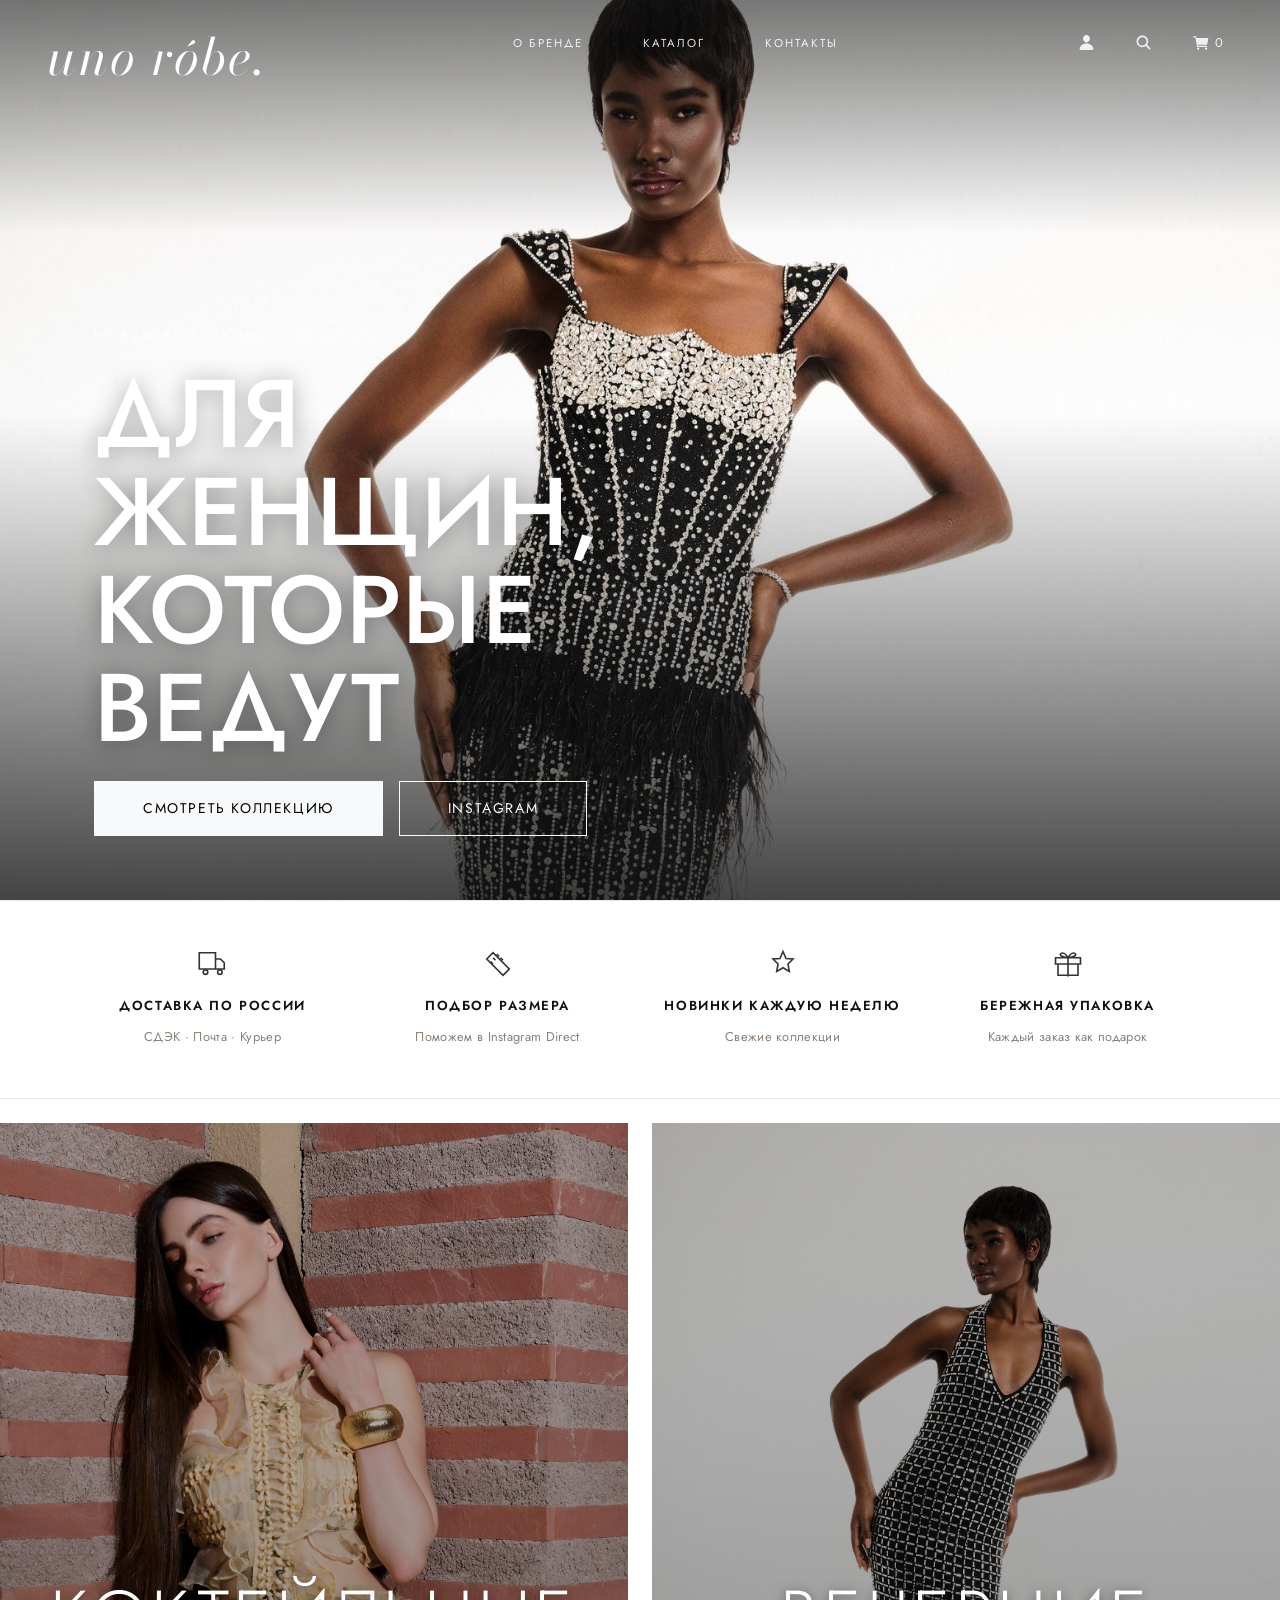
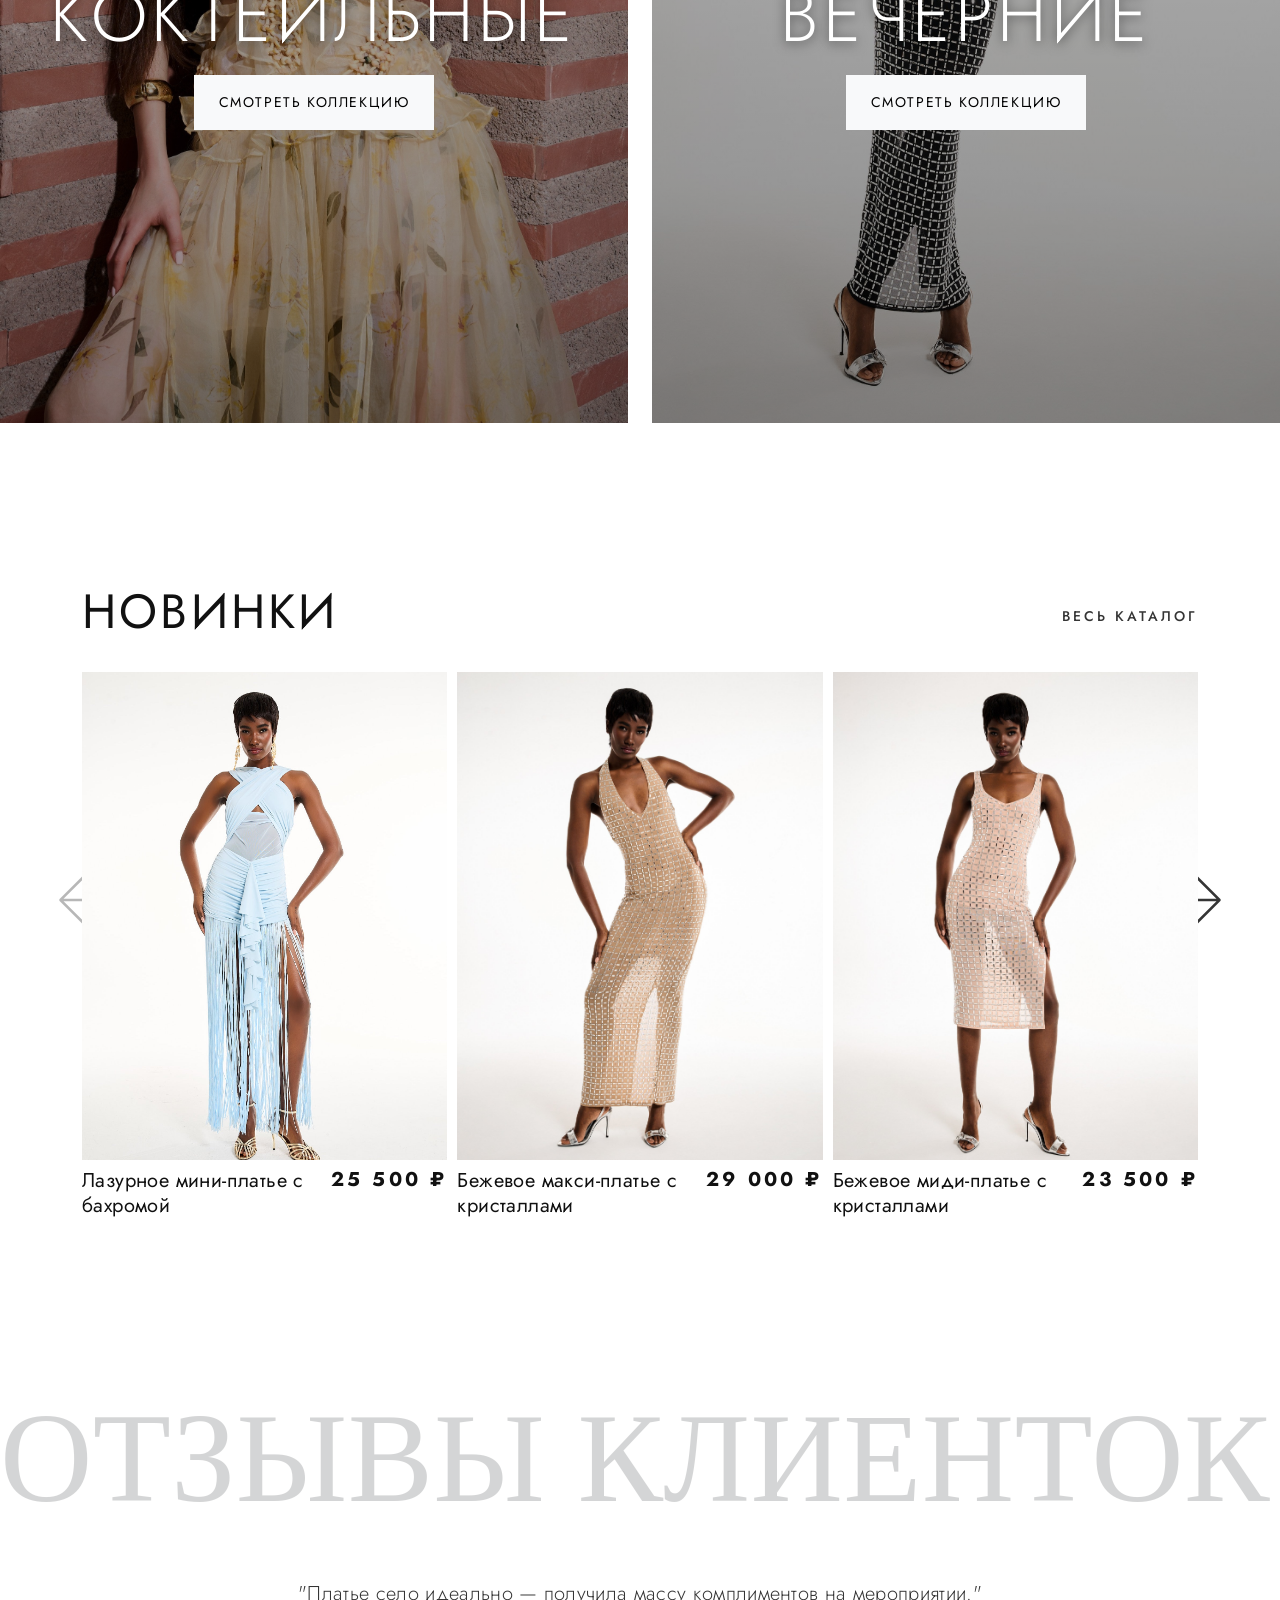
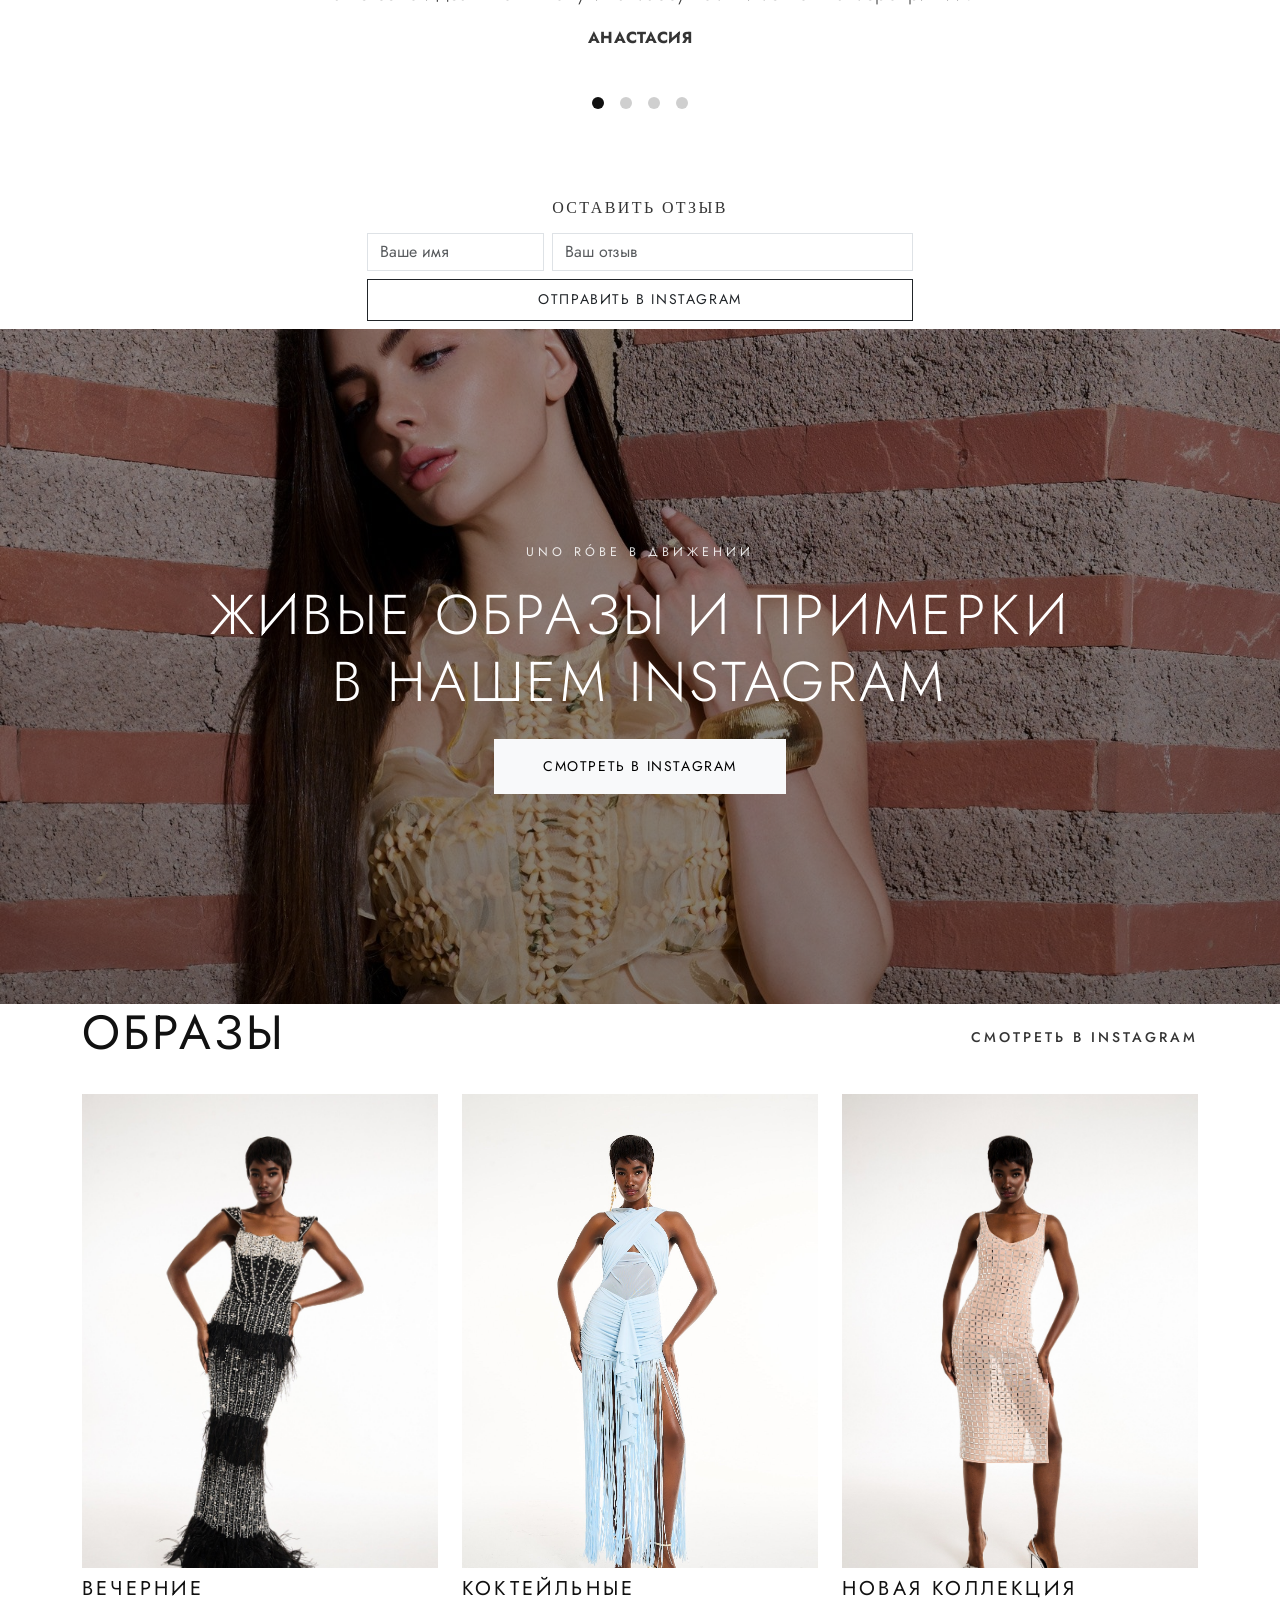
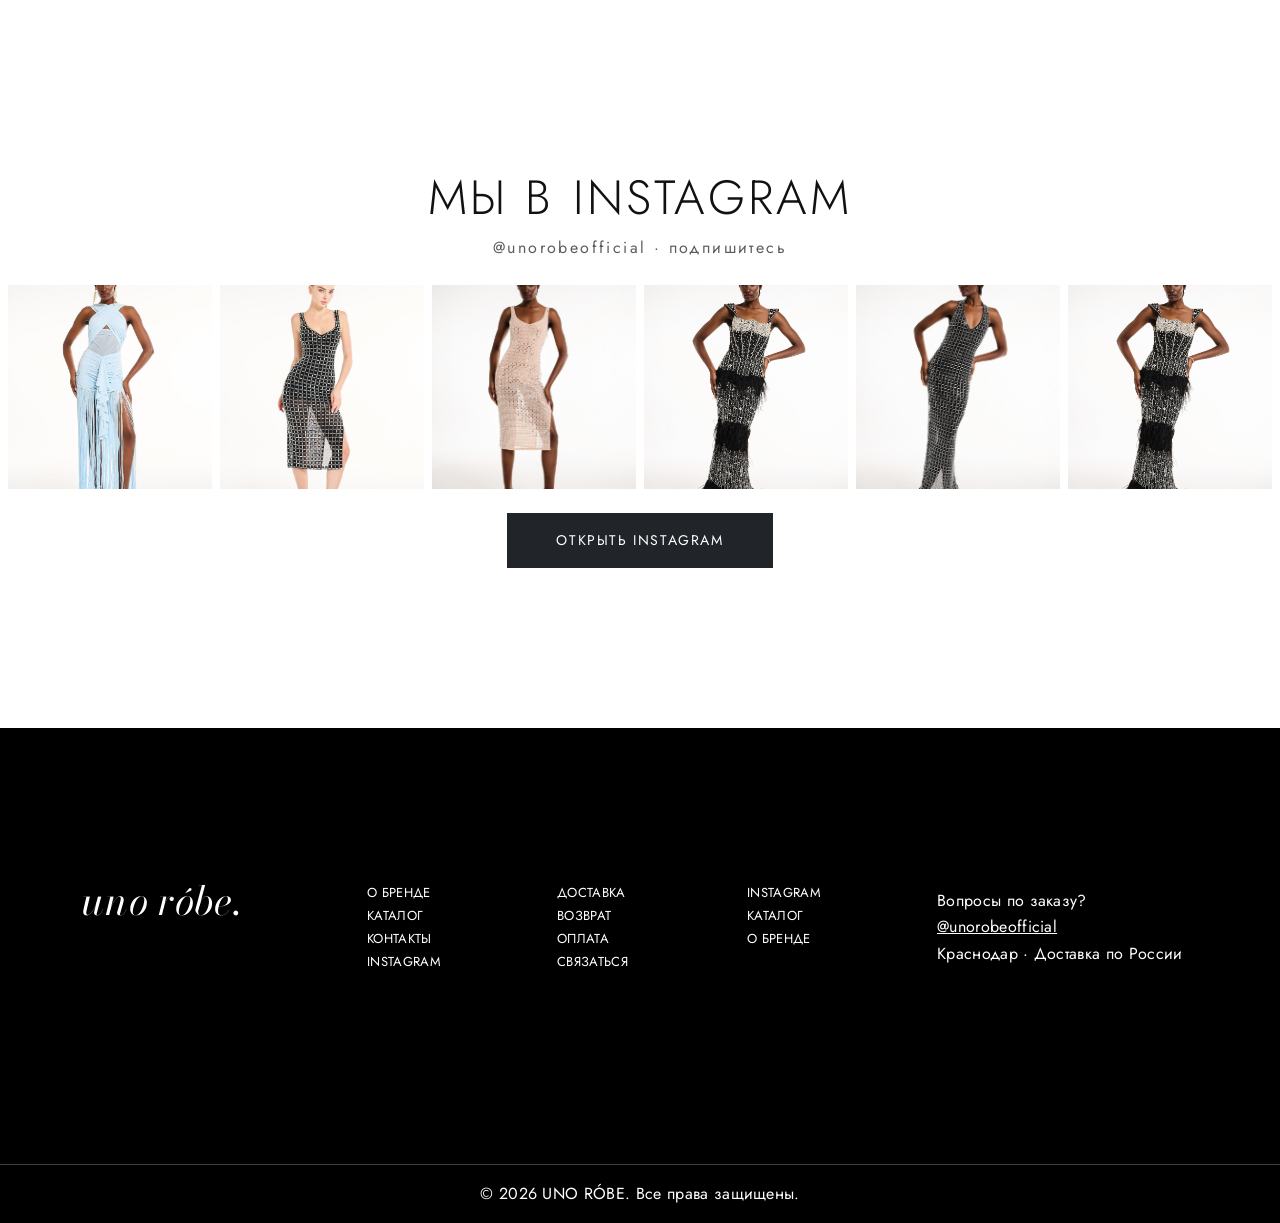
<file: index.html>
<!DOCTYPE html>
<html lang="ru">

<head>
    <title>UNO RÓBE — женская одежда | Краснодар</title>
    <meta charset="utf-8">
    <meta http-equiv="X-UA-Compatible" content="IE=edge">
    <meta name="viewport" content="width=device-width, initial-scale=1.0">
    <meta name="format-detection" content="telephone=no">
    <meta name="apple-mobile-web-app-capable" content="yes">
    <meta name="author" content="">
    <meta name="keywords" content="">
    <meta name="description" content="">

    <!--Bootstrap ================================================== -->
    <link href="https://cdn.jsdelivr.net/npm/bootstrap@5.3.3/dist/css/bootstrap.min.css" rel="stylesheet"
        integrity="sha384-QWTKZyjpPEjISv5WaRU9OFeRpok6YctnYmDr5pNlyT2bRjXh0JMhjY6hW+ALEwIH" crossorigin="anonymous">

    <!--Link Swiper's CSS ================================================== -->
    <link rel="stylesheet" href="https://cdn.jsdelivr.net/npm/swiper@9/swiper-bundle.min.css" />

    <!-- Style Sheet ================================================== -->
    <link rel="stylesheet" href="styles.css">
    <link rel="stylesheet" href="css/unorobe.css">

    <!-- Google Fonts ================================================== -->
    <link rel="preconnect" href="https://fonts.googleapis.com">
    <link rel="preconnect" href="https://fonts.gstatic.com" crossorigin>
    <link
        href="https://fonts.googleapis.com/css2?family=Bodoni+Moda:ital,opsz,wght@0,6..96,400..900;1,6..96,400..900&family=Jost:ital,wght@0,100..900;1,100..900&display=swap"
        rel="stylesheet">
</head>

<body>
    <!-- svg icon -->
    <svg xmlns="http://www.w3.org/2000/svg" style="display: none;">
        <symbol id="arrow-left" viewBox="0 0 256 256">
            <path fill="currentColor"
                d="M220 128a4 4 0 0 1-4 4H49.66l65.17 65.17a4 4 0 0 1-5.66 5.66l-72-72a4 4 0 0 1 0-5.66l72-72a4 4 0 0 1 5.66 5.66L49.66 124H216a4 4 0 0 1 4 4" />
        </symbol>
        <symbol id="arrow-right" viewBox="0 0 256 256">
            <path fill="currentColor"
                d="m218.83 130.83l-72 72a4 4 0 0 1-5.66-5.66L206.34 132H40a4 4 0 0 1 0-8h166.34l-65.17-65.17a4 4 0 0 1 5.66-5.66l72 72a4 4 0 0 1 0 5.66" />
        </symbol>
        <symbol id="man" viewBox="0 0 512 512">
            <path fill="currentColor"
                d="M332.64 64.58C313.18 43.57 286 32 256 32c-30.16 0-57.43 11.5-76.8 32.38c-19.58 21.11-29.12 49.8-26.88 80.78C156.76 206.28 203.27 256 256 256s99.16-49.71 103.67-110.82c2.27-30.7-7.33-59.33-27.03-80.6M432 480H80a31 31 0 0 1-24.2-11.13c-6.5-7.77-9.12-18.38-7.18-29.11C57.06 392.94 83.4 353.61 124.8 326c36.78-24.51 83.37-38 131.2-38s94.42 13.5 131.2 38c41.4 27.6 67.74 66.93 76.18 113.75c1.94 10.73-.68 21.34-7.18 29.11A31 31 0 0 1 432 480" />
        </symbol>
        <symbol id="search" viewBox="0 0 512 512">
            <path fill="currentColor"
                d="M456.69 421.39L362.6 327.3a173.8 173.8 0 0 0 34.84-104.58C397.44 126.38 319.06 48 222.72 48S48 126.38 48 222.72s78.38 174.72 174.72 174.72A173.8 173.8 0 0 0 327.3 362.6l94.09 94.09a25 25 0 0 0 35.3-35.3M97.92 222.72a124.8 124.8 0 1 1 124.8 124.8a124.95 124.95 0 0 1-124.8-124.8" />
        </symbol>
        <symbol id="expand" viewBox="0 0 32 32">
            <path fill="currentColor"
                d="m25.545 23.328l-7.627-7.705l7.616-7.616l1.857 1.857l2.26-8.428l-8.428 2.258l1.836 1.836l-7.603 7.604l-7.513-7.59L9.81 3.695L1.392 1.394l2.215 8.44l1.848-1.83l7.524 7.604l-7.515 7.515l-1.856-1.855l-2.26 8.427l8.43-2.257L7.94 25.6l7.503-7.502l7.614 7.693l-1.867 1.848l8.416 2.3l-2.213-8.438z" />
        </symbol>
        <symbol id="wishlist" viewBox="0 0 512 512">
            <path fill="currentColor"
                d="M256 448a32 32 0 0 1-18-5.57c-78.59-53.35-112.62-89.93-131.39-112.8c-40-48.75-59.15-98.8-58.61-153C48.63 114.52 98.46 64 159.08 64c44.08 0 74.61 24.83 92.39 45.51a6 6 0 0 0 9.06 0C278.31 88.81 308.84 64 352.92 64c60.62 0 110.45 50.52 111.08 112.64c.54 54.21-18.63 104.26-58.61 153c-18.77 22.87-52.8 59.45-131.39 112.8a32 32 0 0 1-18 5.56" />
        </symbol>
        <symbol id="cart" viewBox="0 0 512 512">
            <circle cx="176" cy="416" r="32" fill="currentColor" />
            <circle cx="400" cy="416" r="32" fill="currentColor" />
            <path fill="currentColor"
                d="M456.8 120.78a23.92 23.92 0 0 0-18.56-8.78H133.89l-6.13-34.78A16 16 0 0 0 112 64H48a16 16 0 0 0 0 32h50.58l45.66 258.78A16 16 0 0 0 160 368h256a16 16 0 0 0 0-32H173.42l-5.64-32h241.66A24.07 24.07 0 0 0 433 284.71l28.8-144a24 24 0 0 0-5-19.93" />
        </symbol>
        <symbol id="play" viewBox="0 0 512 512">
            <path fill="currentColor" d="m96 448l320-192L96 64z" />
        </symbol>
        <symbol id="down" viewBox="0 0 24 24">
            <g fill="none" fill-rule="evenodd">
                <path
                    d="M24 0v24H0V0zM12.593 23.258l-.011.002l-.071.035l-.02.004l-.014-.004l-.071-.035q-.016-.005-.024.005l-.004.01l-.017.428l.005.02l.01.013l.104.074l.015.004l.012-.004l.104-.074l.012-.016l.004-.017l-.017-.427q-.004-.016-.017-.018m.265-.113l-.013.002l-.185.093l-.01.01l-.003.011l.018.43l.005.012l.008.007l.201.093q.019.005.029-.008l.004-.014l-.034-.614q-.005-.019-.02-.022m-.715.002a.02.02 0 0 0-.027.006l-.006.014l-.034.614q.001.018.017.024l.015-.002l.201-.093l.01-.008l.004-.011l.017-.43l-.003-.012l-.01-.01z" />
                <path fill="currentColor"
                    d="M13.06 16.06a1.5 1.5 0 0 1-2.12 0l-5.658-5.656a1.5 1.5 0 1 1 2.122-2.121L12 12.879l4.596-4.596a1.5 1.5 0 0 1 2.122 2.12l-5.657 5.658Z" />
            </g>
        </symbol>
    </svg>

    <div class="search-popup">
        <div class="search-popup-container">

            <form role="search" method="get" class="form-group" action="">
                <input type="search" id="search-form" class="form-control border-0 border-bottom"
                    placeholder="Введите запрос и нажмите Enter" value="" name="s" />
                <button type="submit" class="search-submit border-0 position-absolute bg-white"
                    style="top: 15px;right: 15px;"><svg class="search" width="24" height="24">
                        <use xlink:href="#search"></use>
                    </svg></button>
            </form>

            <h5 class="cat-list-title">Категории</h5>

            <ul class="cat-list">
                <li class="cat-list-item mb-3"><a href="shop.html" title="Платья мини">Платья мини</a></li>
                <li class="cat-list-item mb-3"><a href="shop.html" title="Платья миди">Платья миди</a></li>
                <li class="cat-list-item mb-3"><a href="shop.html" title="Платья макси">Платья макси</a></li>
                <li class="cat-list-item mb-3"><a href="shop.html" title="Коктейльные">Коктейльные</a></li>
                <li class="cat-list-item mb-3"><a href="shop.html" title="Вечерние">Вечерние</a></li>
                <li class="cat-list-item mb-3"><a href="shop.html" title="Новинки">Новинки</a></li>
            </ul>

        </div>
    </div>

        <div class="offcanvas offcanvas-end" data-bs-scroll="true" tabindex="-1" id="offcanvasCart"
        aria-labelledby="My Cart">
        <div class="offcanvas-header justify-content-between border-bottom">
            <h5 class="mb-0 text-uppercase secondary-font">Корзина</h5>
            <button type="button" class="btn-close" data-bs-dismiss="offcanvas" aria-label="Close"></button>
        </div>
        <div class="offcanvas-body d-flex flex-column">
            <ul class="list-group list-group-flush mb-3" id="cart-items"></ul>
            <p class="text-muted text-center py-5 my-auto" id="cart-empty">Корзина пуста.<br>Добавьте модели из каталога.</p>
            <div class="mt-auto pt-3 border-top">
                <div class="d-flex justify-content-between align-items-center mb-3">
                    <span class="fw-bold text-uppercase">Итого</span>
                    <strong id="cart-total">0 ₽</strong>
                </div>
                <button class="w-100 btn btn-dark rounded-0 py-3 text-uppercase" id="cart-checkout" type="button">Оформить заказ в Instagram</button>
                <p class="small text-muted mt-3 mb-0">Состав заказа скопируется, а Instagram Direct откроется автоматически — останется вставить и отправить.</p>
            </div>
        </div>
    </div>

    <header class="site-header position-absolute top-0 start-0 w-100" id="siteHeader">
        <nav class="navbar navbar-expand-lg">
            <div class="container-fluid px-4 px-lg-5">
                <a class="navbar-brand brand-wordmark" href="index.html">uno róbe.</a>
                <button class="navbar-toggler shadow-none border-0 p-0" type="button" data-bs-toggle="collapse"
                    data-bs-target="#navbarSupportedContent" aria-controls="navbarSupportedContent"
                    aria-expanded="false" aria-label="Меню">
                    <span class="navbar-toggler-icon"></span>
                </button>
                <div class="collapse navbar-collapse" id="navbarSupportedContent">
                    <ul class="navbar-nav mx-lg-auto mb-2 mb-lg-0 header-menu text-center">
                        <li class="nav-item"><a class="nav-link nav-link-ltr" href="about-us.html">О бренде</a></li>
                        <li class="nav-item"><a class="nav-link nav-link-ltr" href="shop.html">Каталог</a></li>
                        <li class="nav-item"><a class="nav-link nav-link-ltr" href="contact.html">Контакты</a></li>
                    </ul>
                    <ul class="navbar-nav header-icons flex-row align-items-center justify-content-center gap-4">
                        <li class="nav-item"><a class="nav-link d-flex align-items-center" href="https://www.instagram.com/unorobeofficial/" target="_blank" rel="noopener" aria-label="Instagram"><svg class="man" width="17" height="17"><use xlink:href="#man"></use></svg></a></li>
                        <li class="nav-item"><a class="nav-link search-button d-flex align-items-center" href="#" aria-label="Поиск"><svg class="search" width="17" height="17"><use xlink:href="#search"></use></svg></a></li>
                        <li class="nav-item"><a class="nav-link d-flex align-items-center" href="#" data-bs-toggle="offcanvas" data-bs-target="#offcanvasCart" aria-controls="offcanvasCart" aria-label="Корзина"><svg class="cart" width="18" height="18"><use xlink:href="#cart"></use></svg>&nbsp;<span class="cart-count">0</span></a></li>
                    </ul>
                </div>
            </div>
        </nav>
    </header>

    <main id="billboard">
        <div class="hero-full position-relative"
            style="background: linear-gradient(to bottom, rgba(17,17,17,0.55) 0%, rgba(17,17,17,0) 26%, rgba(17,17,17,0) 46%, rgba(17,17,17,0.78) 100%), url('images/hero-main.jpg'); background-size: cover; background-repeat: no-repeat; background-position: center 20%; height: 100vh;">
            <div class="container h-100 position-relative">
                <div class="hero-content position-absolute bottom-0 start-0 pb-5 mb-3 px-3 px-lg-4">
                    <p class="hero-kicker text-white mb-3">Новая коллекция · Краснодар</p>
                    <h1 class="hero-title text-white secondary-font mb-4">Для женщин,<br>которые ведут</h1>
                    <div class="d-flex flex-wrap gap-3">
                        <a href="shop.html" class="btn btn-light rounded-0 px-5 py-3 text-uppercase">Смотреть коллекцию</a>
                        <a href="https://www.instagram.com/unorobeofficial/" target="_blank" rel="noopener" class="btn btn-outline-light rounded-0 px-5 py-3 text-uppercase">Instagram</a>
                    </div>
                </div>
            </div>
        </div>
    </main>

    <section class="usp-band">
        <div class="container">
            <div class="row text-center g-4 py-4 py-lg-5">
                <div class="col-6 col-md-3 usp-item">
                    <svg class="usp-icon" width="30" height="30" viewBox="0 0 24 24" fill="none" stroke="currentColor" stroke-width="1.3"><path d="M1 3h13v13H1z"/><path d="M14 8h4l3 3v5h-7"/><circle cx="6" cy="18.5" r="1.8"/><circle cx="17.5" cy="18.5" r="1.8"/></svg>
                    <div class="usp-title">Доставка по России</div>
                    <div class="usp-sub">СДЭК · Почта · Курьер</div>
                </div>
                <div class="col-6 col-md-3 usp-item">
                    <svg class="usp-icon" width="30" height="30" viewBox="0 0 24 24" fill="none" stroke="currentColor" stroke-width="1.3"><path d="M3 8l5-5 13 13-5 5z"/><path d="M8 7l2 2M11 4l2 2M14 7l2 2M6 10l2 2"/></svg>
                    <div class="usp-title">Подбор размера</div>
                    <div class="usp-sub">Поможем в Instagram Direct</div>
                </div>
                <div class="col-6 col-md-3 usp-item">
                    <svg class="usp-icon" width="30" height="30" viewBox="0 0 24 24" fill="none" stroke="currentColor" stroke-width="1.3"><path d="M12 2l2.4 5.6L20 8l-4 4 1 6-5-3-5 3 1-6-4-4 5.6-.4z"/></svg>
                    <div class="usp-title">Новинки каждую неделю</div>
                    <div class="usp-sub">Свежие коллекции</div>
                </div>
                <div class="col-6 col-md-3 usp-item">
                    <svg class="usp-icon" width="30" height="30" viewBox="0 0 24 24" fill="none" stroke="currentColor" stroke-width="1.3"><path d="M20 12v9H4v-9M2 7h20v5H2zM12 22V7M12 7S9 2 6.5 3.5 9 7 12 7zM12 7s3-5 5.5-3.5S15 7 12 7z"/></svg>
                    <div class="usp-title">Бережная упаковка</div>
                    <div class="usp-sub">Каждый заказ как подарок</div>
                </div>
            </div>
        </div>
    </section>

    <section id="collection">
        <div class="container-fluid">
            <div class="row mt-4">
                <div class="col-lg-6 ps-lg-0">
                    <div class="position-relative img-fluid"
                        style="background: linear-gradient(rgba(0,0,0,0.25), rgba(0,0,0,0.45)), url(images/hero-women.jpg);background-size: cover; background-repeat: no-repeat; background-position: center; height: 100vh;">
                        <div class="text position-absolute text-center m-auto w-100 top-50">
                            <h3 class="display-2 text-white mb-3 secondary-font" style="text-shadow:0 2px 12px rgba(0,0,0,.5);">КОКТЕЙЛЬНЫЕ</h3>
                            <div>
                                <a href="shop.html" class="btn btn-light rounded-0 px-4 py-3">СМОТРЕТЬ КОЛЛЕКЦИЮ</a>
                            </div>
                        </div>
                    </div>
                </div>
                <div class="col-lg-6 pe-lg-0">
                    <div class="position-relative img-fluid"
                        style="background: linear-gradient(rgba(0,0,0,0.25), rgba(0,0,0,0.45)), url(images/hero-evening.jpg);background-size: cover; background-repeat: no-repeat; background-position: center; height: 100vh;">
                        <div class="text position-absolute text-center m-auto w-100 top-50">
                            <h3 class="display-2 text-white mb-3 secondary-font" style="text-shadow:0 2px 12px rgba(0,0,0,.5);">ВЕЧЕРНИЕ</h3>
                            <div>
                                <a href="shop.html" class="btn btn-light rounded-0 px-4 py-3">СМОТРЕТЬ КОЛЛЕКЦИЮ</a>
                            </div>
                        </div>
                    </div>
                </div>
            </div>
        </div>
    </section>

    <section id="new-arrivals" class="position-relative padding-medium">
        <div class="container">
            <div class="d-block d-md-flex justify-content-between align-items-center mb-4">
                <h3 class="display-5 fw-normal secondary-font">НОВИНКИ</h3>
                <div><a href="shop.html" class="btn1">ВЕСЬ КАТАЛОГ</a></div>
            </div>
            <div class="swiper mySwiper">
                <div class="swiper-wrapper" id="home-swiper-wrapper"></div>
                <div class="swiper-pagination new-arrival-pagination position-relative d-block d-lg-none mt-5"></div>
            </div>
            <div class="position-absolute top-50 end-0 translate-middle-y me-5 main-slider-button-next d-lg-block d-none">
                <svg class="arrow" width="80" height="80">
                    <use xlink:href="#arrow-right"></use>
                </svg>
            </div>
            <div
                class="position-absolute top-50 start-0 translate-middle-y ms-5 main-slider-button-prev d-lg-block d-none">
                <svg class="arrow" width="80" height="80">
                    <use xlink:href="#arrow-left"></use>
                </svg>
            </div>
            <!-- <div class="swiper-pagination d-block d-md-none mt-5"></div> -->
        </div>
    </section>

    <section id="review">
        <h3 class="display-1 mb-5 text-muted opacity-25 ">ОТЗЫВЫ КЛИЕНТОК</h3>
        <div class="container">
            <div class="swiper testimonial-Swiper text-center">
                <div class="swiper-wrapper" id="reviews-swiper-wrapper"></div>
                <div class="swiper-pagination testimonial-pagination position-relative mt-5"></div>
            </div>
            <div class="row justify-content-center mt-5 pt-4">
                <div class="col-lg-6">
                    <h4 class="h6 text-uppercase text-center mb-3" style="letter-spacing:.15em;">Оставить отзыв</h4>
                    <form id="public-review-form" class="review-submit-form">
                        <div class="row g-2">
                            <div class="col-md-4">
                                <input type="text" name="author" class="form-control rounded-0" placeholder="Ваше имя" required>
                            </div>
                            <div class="col-md-8">
                                <input type="text" name="text" class="form-control rounded-0" placeholder="Ваш отзыв" required>
                            </div>
                        </div>
                        <button type="submit" class="btn btn-outline-dark rounded-0 w-100 mt-2">Отправить в Instagram</button>
                        <p class="review-form-msg small text-muted text-center mt-2 mb-0"></p>
                    </form>
                </div>
            </div>
        </div>
    </section>

    <section id="video-modish">
        <div class="position-relative d-flex align-items-center justify-content-center text-center"
            style="background: linear-gradient(rgba(0,0,0,0.4), rgba(0,0,0,0.5)), url('images/hero-women.jpg'); background-size: cover; background-repeat: no-repeat; background-position: center 20%; min-height: 75vh;">
            <div class="container py-5">
                <p class="hero-kicker text-white mb-3">UNO RÓBE в движении</p>
                <h3 class="display-4 text-white secondary-font mb-4">Живые образы и примерки<br>в нашем Instagram</h3>
                <a href="https://www.instagram.com/unorobeofficial/" target="_blank" rel="noopener"
                    class="btn btn-light rounded-0 px-5 py-3 text-uppercase">Смотреть в Instagram</a>
            </div>
        </div>
    </section>

    <section class="articles">
        <div class="container">
            <div class="d-block d-md-flex justify-content-between align-items-center mb-4">
                <h3 class="display-5 fw-normal secondary-font">ОБРАЗЫ</h3>
                <div><a href="https://www.instagram.com/unorobeofficial/" class="btn1" target="_blank" rel="noopener">СМОТРЕТЬ В INSTAGRAM</a></div>
            </div>
            <div class="article">
                <div class="row">
                    <div class="col-md-4 mb-3 mb-md-0">
                        <a href="shop.html"><img src="images/products/9221613256963.jpg" class="img-fluid w-100 article-img" alt="Вечернее платье UNO RÓBE"></a>
                        <h5 class="mt-2"><a href="shop.html" class="article-names secondary-font">ВЕЧЕРНИЕ</a></h5>
                    </div>
                    <div class="col-md-4 mb-3 mb-md-0">
                        <a href="shop.html"><img src="images/products/9221207785731.jpg" class="img-fluid w-100 article-img" alt="Коктейльное платье UNO RÓBE"></a>
                        <h5 class="mt-2"><a href="shop.html" class="article-names secondary-font">КОКТЕЙЛЬНЫЕ</a></h5>
                    </div>
                    <div class="col-md-4 mb-3 mb-md-0">
                        <a href="shop.html"><img src="images/products/9221335351555.jpg" class="img-fluid w-100 article-img" alt="Платье UNO RÓBE"></a>
                        <h5 class="mt-2"><a href="shop.html" class="article-names secondary-font">НОВАЯ КОЛЛЕКЦИЯ</a>
                        </h5>
                    </div>
                </div>
            </div>
        </div>
    </section>

        <section id="instagram-feed" class="padding-medium">
        <div class="container text-center mb-4">
            <h3 class="display-5 secondary-font mb-2">Мы в Instagram</h3>
            <a href="https://www.instagram.com/unorobeofficial/" class="text-decoration-none text-muted" target="_blank" rel="noopener" style="letter-spacing:.15em;">@unorobeofficial · подпишитесь</a>
        </div>
        <div class="container-fluid px-2">
            <div class="row g-2">
                <div class="col-4 col-md-2"><a href="https://www.instagram.com/unorobeofficial/" target="_blank" rel="noopener" class="ig-tile"><img src="images/products/9221207785731.jpg" alt="UNO RÓBE" class="w-100"><span class="ig-overlay"><svg width="26" height="26" viewBox="0 0 24 24" fill="#fff"><path d="M12 2c2.7 0 3 0 4.1.06 1 .05 1.7.24 2.3.48.6.24 1.1.56 1.6 1.06s.82 1 1.06 1.6c.24.6.43 1.3.48 2.3.06 1.1.06 1.4.06 4.1s0 3-.06 4.1c-.05 1-.24 1.7-.48 2.3a4.3 4.3 0 0 1-1.06 1.6 4.3 4.3 0 0 1-1.6 1.06c-.6.24-1.3.43-2.3.48-1.1.06-1.4.06-4.1.06s-3 0-4.1-.06c-1-.05-1.7-.24-2.3-.48a4.3 4.3 0 0 1-1.6-1.06 4.3 4.3 0 0 1-1.06-1.6c-.24-.6-.43-1.3-.48-2.3C2 15 2 14.7 2 12s0-3 .06-4.1c.05-1 .24-1.7.48-2.3.24-.6.56-1.1 1.06-1.6s1-.82 1.6-1.06c.6-.24 1.3-.43 2.3-.48C9 2 9.3 2 12 2zm0 5a5 5 0 1 0 0 10 5 5 0 0 0 0-10zm0 8.2a3.2 3.2 0 1 1 0-6.4 3.2 3.2 0 0 1 0 6.4zM17.8 6.9a1.2 1.2 0 1 0 0-2.4 1.2 1.2 0 0 0 0 2.4z"/></svg></span></a></div>
                <div class="col-4 col-md-2"><a href="https://www.instagram.com/unorobeofficial/" target="_blank" rel="noopener" class="ig-tile"><img src="images/products/9221324308739.jpg" alt="UNO RÓBE" class="w-100"><span class="ig-overlay"><svg width="26" height="26" viewBox="0 0 24 24" fill="#fff"><path d="M12 2c2.7 0 3 0 4.1.06 1 .05 1.7.24 2.3.48.6.24 1.1.56 1.6 1.06s.82 1 1.06 1.6c.24.6.43 1.3.48 2.3.06 1.1.06 1.4.06 4.1s0 3-.06 4.1c-.05 1-.24 1.7-.48 2.3a4.3 4.3 0 0 1-1.06 1.6 4.3 4.3 0 0 1-1.6 1.06c-.6.24-1.3.43-2.3.48-1.1.06-1.4.06-4.1.06s-3 0-4.1-.06c-1-.05-1.7-.24-2.3-.48a4.3 4.3 0 0 1-1.6-1.06 4.3 4.3 0 0 1-1.06-1.6c-.24-.6-.43-1.3-.48-2.3C2 15 2 14.7 2 12s0-3 .06-4.1c.05-1 .24-1.7.48-2.3.24-.6.56-1.1 1.06-1.6s1-.82 1.6-1.06c.6-.24 1.3-.43 2.3-.48C9 2 9.3 2 12 2zm0 5a5 5 0 1 0 0 10 5 5 0 0 0 0-10zm0 8.2a3.2 3.2 0 1 1 0-6.4 3.2 3.2 0 0 1 0 6.4zM17.8 6.9a1.2 1.2 0 1 0 0-2.4 1.2 1.2 0 0 0 0 2.4z"/></svg></span></a></div>
                <div class="col-4 col-md-2"><a href="https://www.instagram.com/unorobeofficial/" target="_blank" rel="noopener" class="ig-tile"><img src="images/products/9221335351555.jpg" alt="UNO RÓBE" class="w-100"><span class="ig-overlay"><svg width="26" height="26" viewBox="0 0 24 24" fill="#fff"><path d="M12 2c2.7 0 3 0 4.1.06 1 .05 1.7.24 2.3.48.6.24 1.1.56 1.6 1.06s.82 1 1.06 1.6c.24.6.43 1.3.48 2.3.06 1.1.06 1.4.06 4.1s0 3-.06 4.1c-.05 1-.24 1.7-.48 2.3a4.3 4.3 0 0 1-1.06 1.6 4.3 4.3 0 0 1-1.6 1.06c-.6.24-1.3.43-2.3.48-1.1.06-1.4.06-4.1.06s-3 0-4.1-.06c-1-.05-1.7-.24-2.3-.48a4.3 4.3 0 0 1-1.6-1.06 4.3 4.3 0 0 1-1.06-1.6c-.24-.6-.43-1.3-.48-2.3C2 15 2 14.7 2 12s0-3 .06-4.1c.05-1 .24-1.7.48-2.3.24-.6.56-1.1 1.06-1.6s1-.82 1.6-1.06c.6-.24 1.3-.43 2.3-.48C9 2 9.3 2 12 2zm0 5a5 5 0 1 0 0 10 5 5 0 0 0 0-10zm0 8.2a3.2 3.2 0 1 1 0-6.4 3.2 3.2 0 0 1 0 6.4zM17.8 6.9a1.2 1.2 0 1 0 0-2.4 1.2 1.2 0 0 0 0 2.4z"/></svg></span></a></div>
                <div class="col-4 col-md-2"><a href="https://www.instagram.com/unorobeofficial/" target="_blank" rel="noopener" class="ig-tile"><img src="images/products/9221613256963.jpg" alt="UNO RÓBE" class="w-100"><span class="ig-overlay"><svg width="26" height="26" viewBox="0 0 24 24" fill="#fff"><path d="M12 2c2.7 0 3 0 4.1.06 1 .05 1.7.24 2.3.48.6.24 1.1.56 1.6 1.06s.82 1 1.06 1.6c.24.6.43 1.3.48 2.3.06 1.1.06 1.4.06 4.1s0 3-.06 4.1c-.05 1-.24 1.7-.48 2.3a4.3 4.3 0 0 1-1.06 1.6 4.3 4.3 0 0 1-1.6 1.06c-.6.24-1.3.43-2.3.48-1.1.06-1.4.06-4.1.06s-3 0-4.1-.06c-1-.05-1.7-.24-2.3-.48a4.3 4.3 0 0 1-1.6-1.06 4.3 4.3 0 0 1-1.06-1.6c-.24-.6-.43-1.3-.48-2.3C2 15 2 14.7 2 12s0-3 .06-4.1c.05-1 .24-1.7.48-2.3.24-.6.56-1.1 1.06-1.6s1-.82 1.6-1.06c.6-.24 1.3-.43 2.3-.48C9 2 9.3 2 12 2zm0 5a5 5 0 1 0 0 10 5 5 0 0 0 0-10zm0 8.2a3.2 3.2 0 1 1 0-6.4 3.2 3.2 0 0 1 0 6.4zM17.8 6.9a1.2 1.2 0 1 0 0-2.4 1.2 1.2 0 0 0 0 2.4z"/></svg></span></a></div>
                <div class="col-4 col-md-2"><a href="https://www.instagram.com/unorobeofficial/" target="_blank" rel="noopener" class="ig-tile"><img src="images/hero-evening.jpg" alt="UNO RÓBE" class="w-100"><span class="ig-overlay"><svg width="26" height="26" viewBox="0 0 24 24" fill="#fff"><path d="M12 2c2.7 0 3 0 4.1.06 1 .05 1.7.24 2.3.48.6.24 1.1.56 1.6 1.06s.82 1 1.06 1.6c.24.6.43 1.3.48 2.3.06 1.1.06 1.4.06 4.1s0 3-.06 4.1c-.05 1-.24 1.7-.48 2.3a4.3 4.3 0 0 1-1.06 1.6 4.3 4.3 0 0 1-1.6 1.06c-.6.24-1.3.43-2.3.48-1.1.06-1.4.06-4.1.06s-3 0-4.1-.06c-1-.05-1.7-.24-2.3-.48a4.3 4.3 0 0 1-1.6-1.06 4.3 4.3 0 0 1-1.06-1.6c-.24-.6-.43-1.3-.48-2.3C2 15 2 14.7 2 12s0-3 .06-4.1c.05-1 .24-1.7.48-2.3.24-.6.56-1.1 1.06-1.6s1-.82 1.6-1.06c.6-.24 1.3-.43 2.3-.48C9 2 9.3 2 12 2zm0 5a5 5 0 1 0 0 10 5 5 0 0 0 0-10zm0 8.2a3.2 3.2 0 1 1 0-6.4 3.2 3.2 0 0 1 0 6.4zM17.8 6.9a1.2 1.2 0 1 0 0-2.4 1.2 1.2 0 0 0 0 2.4z"/></svg></span></a></div>
                <div class="col-4 col-md-2"><a href="https://www.instagram.com/unorobeofficial/" target="_blank" rel="noopener" class="ig-tile"><img src="images/hero-main.jpg" alt="UNO RÓBE" class="w-100"><span class="ig-overlay"><svg width="26" height="26" viewBox="0 0 24 24" fill="#fff"><path d="M12 2c2.7 0 3 0 4.1.06 1 .05 1.7.24 2.3.48.6.24 1.1.56 1.6 1.06s.82 1 1.06 1.6c.24.6.43 1.3.48 2.3.06 1.1.06 1.4.06 4.1s0 3-.06 4.1c-.05 1-.24 1.7-.48 2.3a4.3 4.3 0 0 1-1.06 1.6 4.3 4.3 0 0 1-1.6 1.06c-.6.24-1.3.43-2.3.48-1.1.06-1.4.06-4.1.06s-3 0-4.1-.06c-1-.05-1.7-.24-2.3-.48a4.3 4.3 0 0 1-1.6-1.06 4.3 4.3 0 0 1-1.06-1.6c-.24-.6-.43-1.3-.48-2.3C2 15 2 14.7 2 12s0-3 .06-4.1c.05-1 .24-1.7.48-2.3.24-.6.56-1.1 1.06-1.6s1-.82 1.6-1.06c.6-.24 1.3-.43 2.3-.48C9 2 9.3 2 12 2zm0 5a5 5 0 1 0 0 10 5 5 0 0 0 0-10zm0 8.2a3.2 3.2 0 1 1 0-6.4 3.2 3.2 0 0 1 0 6.4zM17.8 6.9a1.2 1.2 0 1 0 0-2.4 1.2 1.2 0 0 0 0 2.4z"/></svg></span></a></div>
            </div>
        </div>
        <div class="container text-center mt-4">
            <a href="https://www.instagram.com/unorobeofficial/" class="btn btn-dark rounded-0 px-5 py-3 text-uppercase" target="_blank" rel="noopener">Открыть Instagram</a>
        </div>
    </section>

    <section id="footer" class="bg-black text-white">
        <div class="container padding-medium">
            <div class="row">
                <div class="col-md-6 col-lg-3 mb-3 mb-lg-0">
                    <div class="logo"><a href="index.html" class="brand-wordmark-footer">uno róbe.</a></div>
                </div>
                <div class="col-md-6 col-lg-2 mb-3 mb-lg-0">
                    <nav>
                        <ul class="list-unstyled">
                            <li class="nav-item mb-2"><a class="nav-link nav-link-ltr" href="about-us.html">О БРЕНДЕ</a></li>
                            <li class="nav-item mb-2"><a class="nav-link nav-link-ltr" href="shop.html">КАТАЛОГ</a></li>
                            <li class="nav-item mb-2"><a class="nav-link nav-link-ltr" href="contact.html">КОНТАКТЫ</a></li>
                            <li class="nav-item mb-2"><a class="nav-link nav-link-ltr" href="https://www.instagram.com/unorobeofficial/" target="_blank" rel="noopener">INSTAGRAM</a></li>
                        </ul>
                    </nav>
                </div>
                <div class="col-md-6 col-lg-2 mb-3 mb-lg-0">
                    <nav>
                        <ul class="list-unstyled">
                            <li class="nav-item mb-2"><a class="nav-link nav-link-ltr" href="#">ДОСТАВКА</a></li>
                            <li class="nav-item mb-2"><a class="nav-link nav-link-ltr" href="#">ВОЗВРАТ</a></li>
                            <li class="nav-item mb-2"><a class="nav-link nav-link-ltr" href="#">ОПЛАТА</a></li>
                            <li class="nav-item mb-2"><a class="nav-link nav-link-ltr" href="contact.html">СВЯЗАТЬСЯ</a></li>
                        </ul>
                    </nav>
                </div>
                <div class="col-md-6 col-lg-2 mb-3 mb-lg-0">
                    <nav>
                        <ul class="list-unstyled">
                            <li class="nav-item mb-2"><a class="nav-link nav-link-ltr" href="https://www.instagram.com/unorobeofficial/" target="_blank" rel="noopener">INSTAGRAM</a></li>
                            <li class="nav-item mb-2"><a class="nav-link nav-link-ltr" href="shop.html">КАТАЛОГ</a></li>
                            <li class="nav-item mb-2"><a class="nav-link nav-link-ltr" href="about-us.html">О БРЕНДЕ</a></li>
                        </ul>
                    </nav>
                </div>
                <div class="col-md-6 col-lg-3 mb-3 mb-lg-0">
                    Вопросы по заказу?<br>
                    <a href="https://www.instagram.com/unorobeofficial/" class="text-decoration-underline text-white" target="_blank" rel="noopener">@unorobeofficial</a> <br>
                    Краснодар · Доставка по России
                </div>
            </div>
        </div>
        <hr>
        <div class="copyright text-center">
            <p class="m-0 pb-3">© 2026 UNO RÓBE. Все права защищены.</p>
        </div>
    </section>

    <!-- Video Popup -->
    <div class="modal fade" id="myModal" tabindex="-1" role="dialog" aria-labelledby="exampleModalLabel"
        aria-hidden="true">
        <div class="modal-dialog" role="document">
            <div class="modal-content">
                <div class="modal-body">
                    <button type="button" class="btn-close" data-bs-dismiss="modal" aria-label="Close"><svg class="bi"
                            width="40" height="40">
                            <use xlink:href="#close-sharp"></use>
                        </svg></button>
                    <div class="ratio ratio-16x9">
                        <iframe class="embed-responsive-item" src="" id="video" allowscriptaccess="always"
                            allow="autoplay"></iframe>
                    </div>
                </div>
            </div>
        </div>
    </div>

    <!-- Script -->
    <script src="js/jquery-1.11.0.min.js"></script>
    <script src="https://cdn.jsdelivr.net/npm/bootstrap@5.3.3/dist/js/bootstrap.bundle.min.js"
        integrity="sha384-YvpcrYf0tY3lHB60NNkmXc5s9fDVZLESaAA55NDzOxhy9GkcIdslK1eN7N6jIeHz"
        crossorigin="anonymous"></script>
    <script src="https://cdn.jsdelivr.net/npm/swiper/swiper-bundle.min.js"></script>
    <script type="text/javascript" src="js/plugins.js"></script>

    <script src="js/config.js?v=6"></script>
    <script src="js/supabase-api.js?v=6"></script>
    <script src="js/data-api.js?v=6"></script>
    <script src="js/unorobe.js?v=6"></script>
    <script type="text/javascript" src="js/script.js"></script>

</body>

</html>
</file>
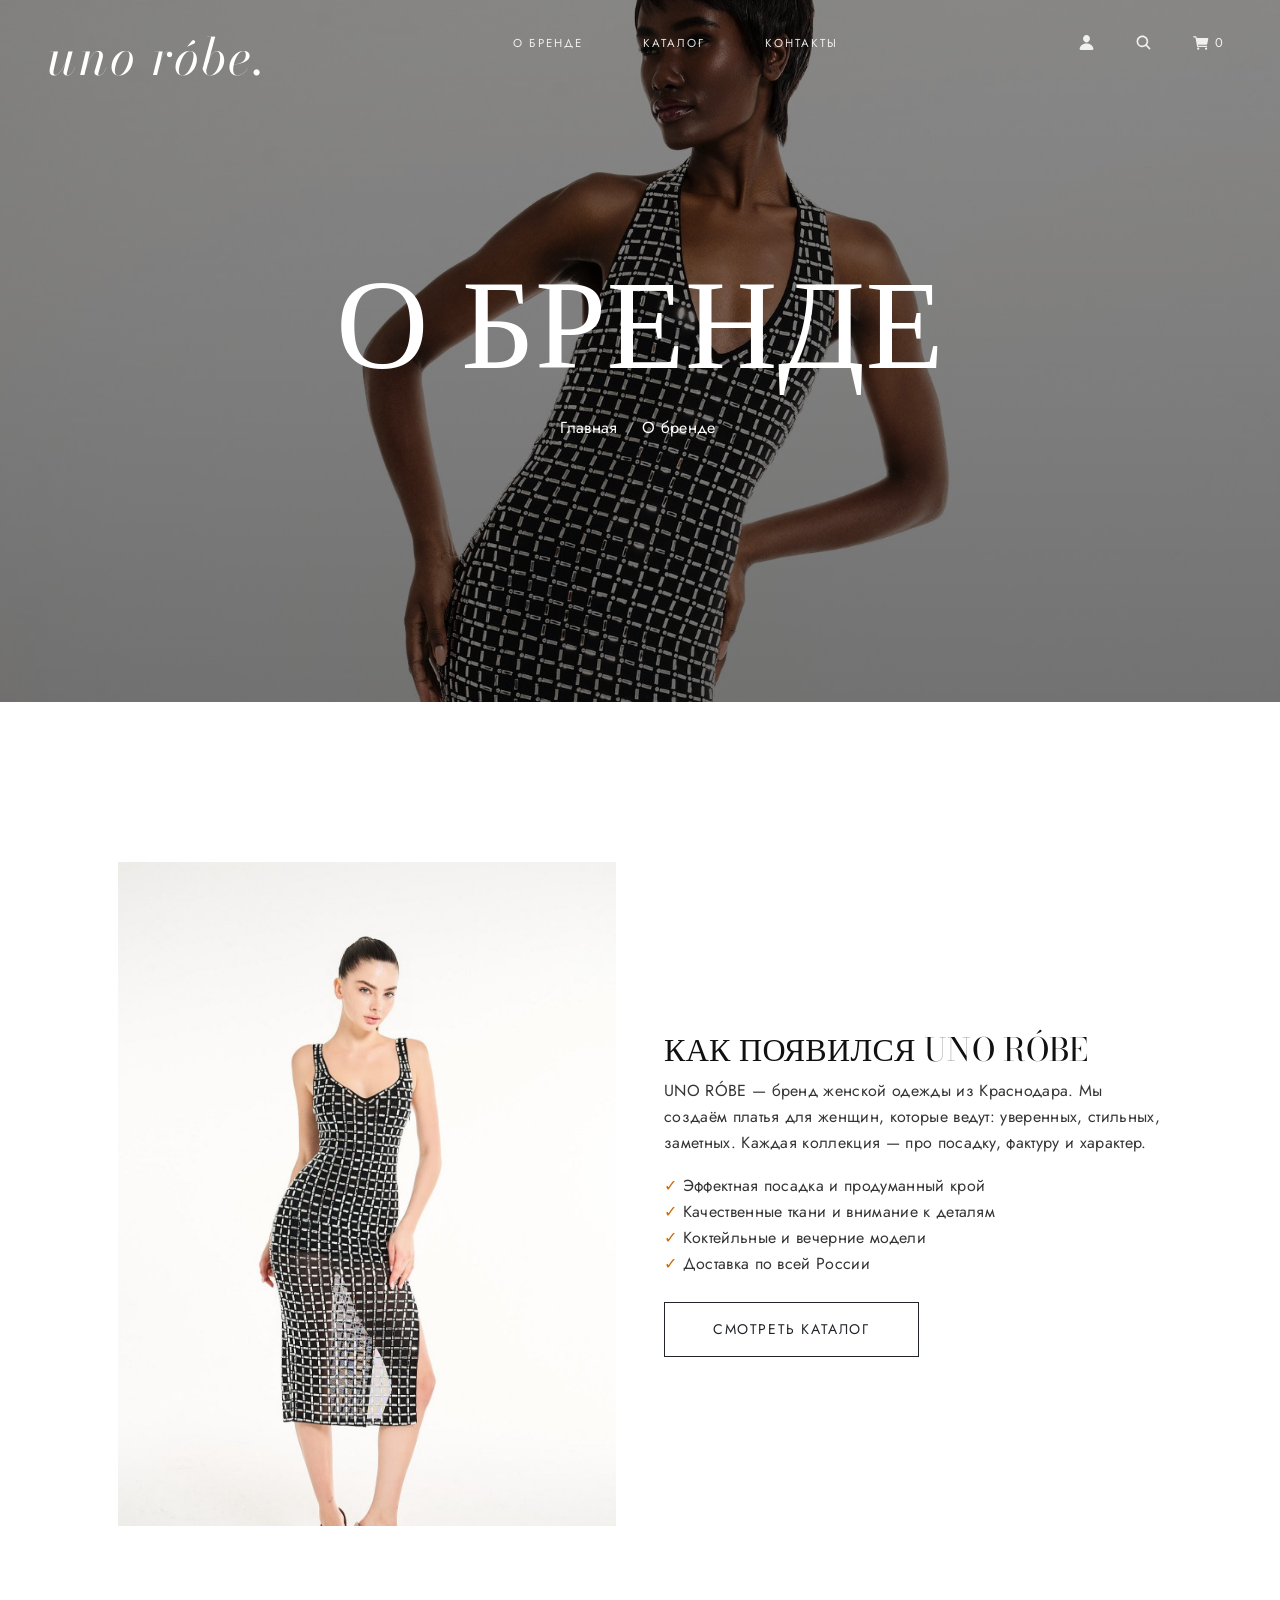
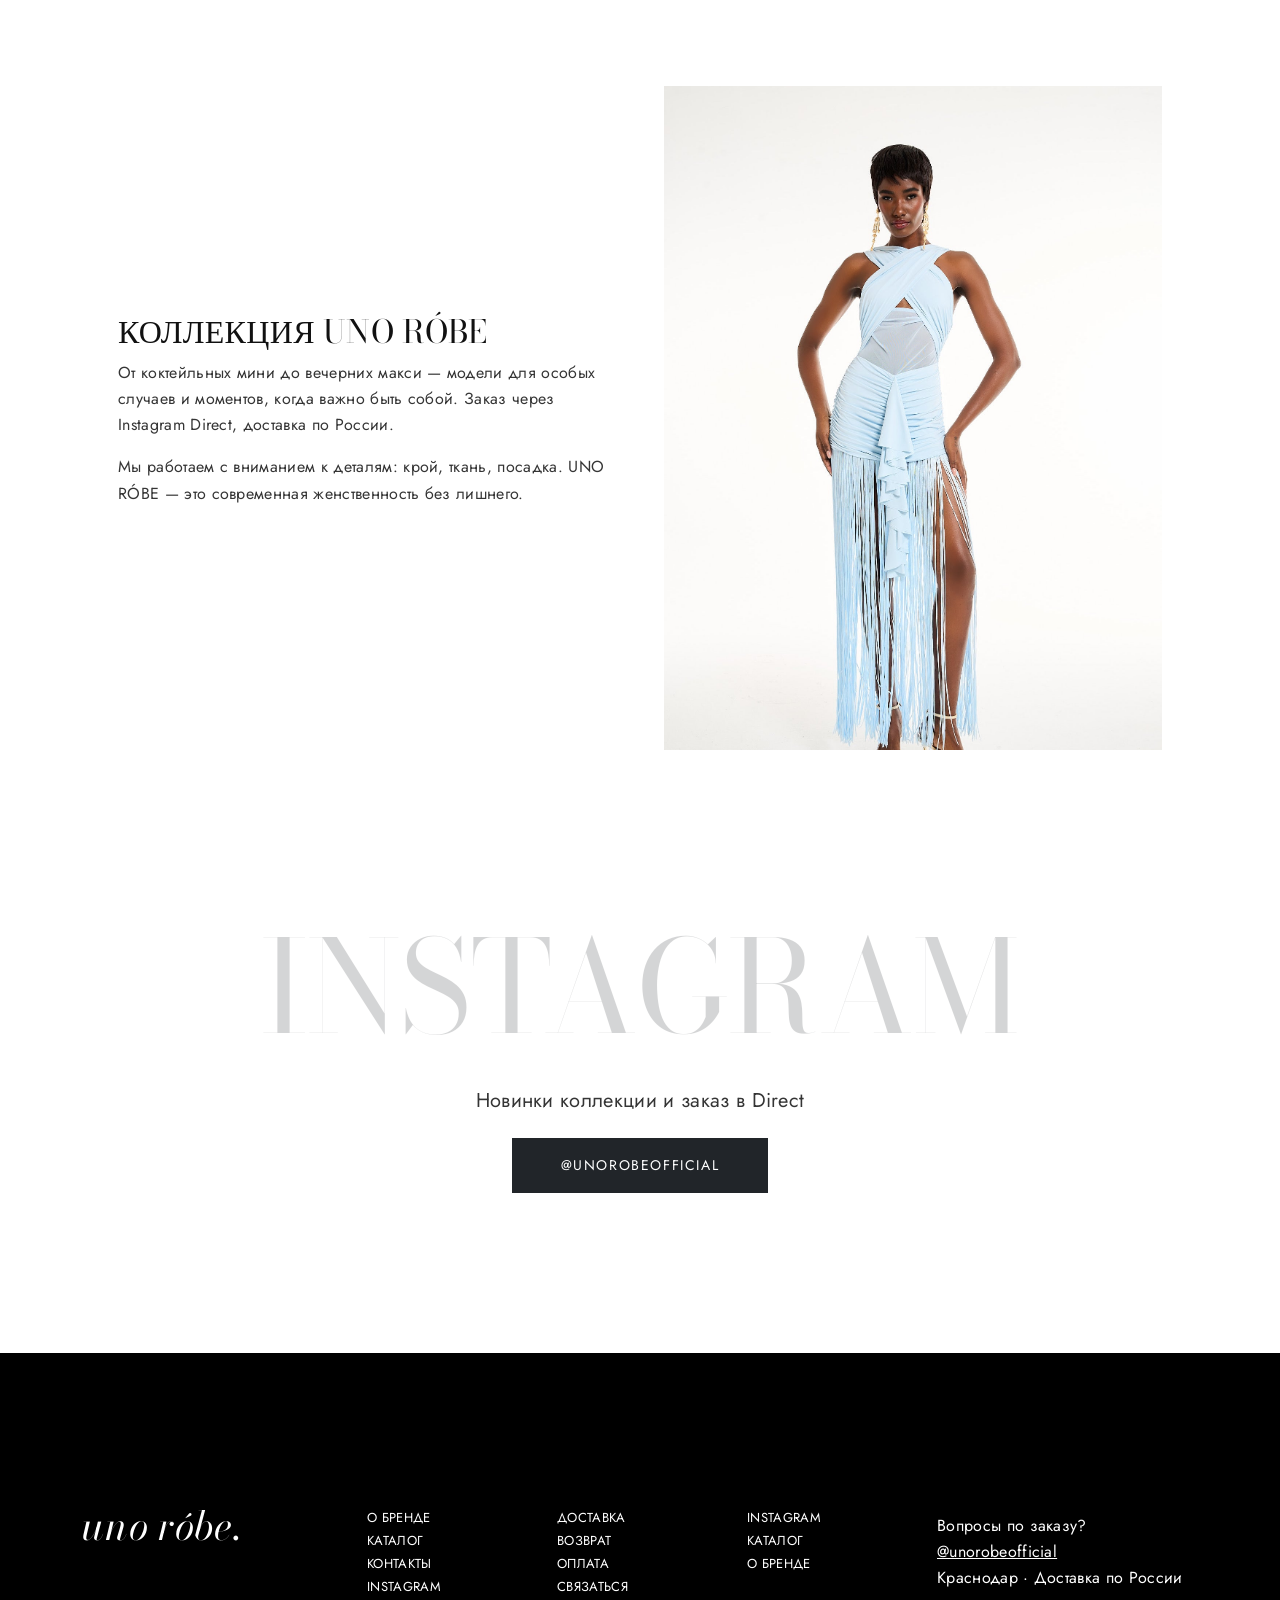
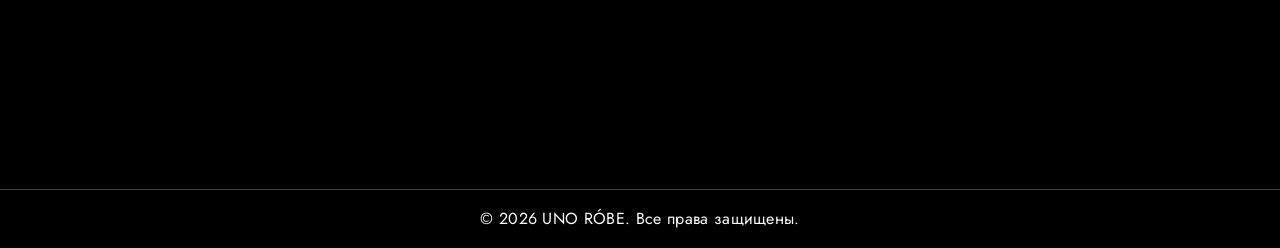
<file: about-us.html>
<!DOCTYPE html>
<html lang="ru">

<head>
  <title>О бренде — UNO RÓBE</title>
  <meta charset="utf-8">
  <meta http-equiv="X-UA-Compatible" content="IE=edge">
  <meta name="viewport" content="width=device-width, initial-scale=1.0">
  <meta name="format-detection" content="telephone=no">
  <meta name="apple-mobile-web-app-capable" content="yes">
  <meta name="author" content="">
  <meta name="keywords" content="">
  <meta name="description" content="">

  <!--Bootstrap ================================================== -->
  <link href="https://cdn.jsdelivr.net/npm/bootstrap@5.3.3/dist/css/bootstrap.min.css" rel="stylesheet"
    integrity="sha384-QWTKZyjpPEjISv5WaRU9OFeRpok6YctnYmDr5pNlyT2bRjXh0JMhjY6hW+ALEwIH" crossorigin="anonymous">

  <!--Link Swiper's CSS ================================================== -->
  <link rel="stylesheet" href="https://cdn.jsdelivr.net/npm/swiper@9/swiper-bundle.min.css" />

  <!-- Style Sheet ================================================== -->
  <link rel="stylesheet" href="styles.css">
  <link rel="stylesheet" href="css/unorobe.css">

  <!-- Google Fonts ================================================== -->
  <link rel="preconnect" href="https://fonts.googleapis.com">
  <link rel="preconnect" href="https://fonts.gstatic.com" crossorigin>
  <link
    href="https://fonts.googleapis.com/css2?family=Bodoni+Moda:ital,opsz,wght@0,6..96,400..900;1,6..96,400..900&family=Jost:ital,wght@0,100..900;1,100..900&display=swap"
    rel="stylesheet">
</head>

<body>
  <!-- svg icon -->
  <svg xmlns="http://www.w3.org/2000/svg" style="display: none;">

    <symbol id="man" viewBox="0 0 512 512">
      <path fill="currentColor"
        d="M332.64 64.58C313.18 43.57 286 32 256 32c-30.16 0-57.43 11.5-76.8 32.38c-19.58 21.11-29.12 49.8-26.88 80.78C156.76 206.28 203.27 256 256 256s99.16-49.71 103.67-110.82c2.27-30.7-7.33-59.33-27.03-80.6M432 480H80a31 31 0 0 1-24.2-11.13c-6.5-7.77-9.12-18.38-7.18-29.11C57.06 392.94 83.4 353.61 124.8 326c36.78-24.51 83.37-38 131.2-38s94.42 13.5 131.2 38c41.4 27.6 67.74 66.93 76.18 113.75c1.94 10.73-.68 21.34-7.18 29.11A31 31 0 0 1 432 480" />
    </symbol>
    <symbol id="search" viewBox="0 0 512 512">
      <path fill="currentColor"
        d="M456.69 421.39L362.6 327.3a173.8 173.8 0 0 0 34.84-104.58C397.44 126.38 319.06 48 222.72 48S48 126.38 48 222.72s78.38 174.72 174.72 174.72A173.8 173.8 0 0 0 327.3 362.6l94.09 94.09a25 25 0 0 0 35.3-35.3M97.92 222.72a124.8 124.8 0 1 1 124.8 124.8a124.95 124.95 0 0 1-124.8-124.8" />
    </symbol>
    <symbol id="expand" viewBox="0 0 32 32">
      <path fill="currentColor"
        d="m25.545 23.328l-7.627-7.705l7.616-7.616l1.857 1.857l2.26-8.428l-8.428 2.258l1.836 1.836l-7.603 7.604l-7.513-7.59L9.81 3.695L1.392 1.394l2.215 8.44l1.848-1.83l7.524 7.604l-7.515 7.515l-1.856-1.855l-2.26 8.427l8.43-2.257L7.94 25.6l7.503-7.502l7.614 7.693l-1.867 1.848l8.416 2.3l-2.213-8.438z" />
    </symbol>
    <symbol id="wishlist" viewBox="0 0 512 512">
      <path fill="currentColor"
        d="M256 448a32 32 0 0 1-18-5.57c-78.59-53.35-112.62-89.93-131.39-112.8c-40-48.75-59.15-98.8-58.61-153C48.63 114.52 98.46 64 159.08 64c44.08 0 74.61 24.83 92.39 45.51a6 6 0 0 0 9.06 0C278.31 88.81 308.84 64 352.92 64c60.62 0 110.45 50.52 111.08 112.64c.54 54.21-18.63 104.26-58.61 153c-18.77 22.87-52.8 59.45-131.39 112.8a32 32 0 0 1-18 5.56" />
    </symbol>
    <symbol id="cart" viewBox="0 0 512 512">
      <circle cx="176" cy="416" r="32" fill="currentColor" />
      <circle cx="400" cy="416" r="32" fill="currentColor" />
      <path fill="currentColor"
        d="M456.8 120.78a23.92 23.92 0 0 0-18.56-8.78H133.89l-6.13-34.78A16 16 0 0 0 112 64H48a16 16 0 0 0 0 32h50.58l45.66 258.78A16 16 0 0 0 160 368h256a16 16 0 0 0 0-32H173.42l-5.64-32h241.66A24.07 24.07 0 0 0 433 284.71l28.8-144a24 24 0 0 0-5-19.93" />
    </symbol>
    <symbol id="play" viewBox="0 0 512 512">
      <path fill="currentColor" d="m96 448l320-192L96 64z" />
    </symbol>
    <symbol id="down" viewBox="0 0 24 24">
      <g fill="none" fill-rule="evenodd">
        <path
          d="M24 0v24H0V0zM12.593 23.258l-.011.002l-.071.035l-.02.004l-.014-.004l-.071-.035q-.016-.005-.024.005l-.004.01l-.017.428l.005.02l.01.013l.104.074l.015.004l.012-.004l.104-.074l.012-.016l.004-.017l-.017-.427q-.004-.016-.017-.018m.265-.113l-.013.002l-.185.093l-.01.01l-.003.011l.018.43l.005.012l.008.007l.201.093q.019.005.029-.008l.004-.014l-.034-.614q-.005-.019-.02-.022m-.715.002a.02.02 0 0 0-.027.006l-.006.014l-.034.614q.001.018.017.024l.015-.002l.201-.093l.01-.008l.004-.011l.017-.43l-.003-.012l-.01-.01z" />
        <path fill="currentColor"
          d="M13.06 16.06a1.5 1.5 0 0 1-2.12 0l-5.658-5.656a1.5 1.5 0 1 1 2.122-2.121L12 12.879l4.596-4.596a1.5 1.5 0 0 1 2.122 2.12l-5.657 5.658Z" />
      </g>
    </symbol>
    <symbol id="arrow-right" viewBox="0 0 24 24">
      <path fill="none" stroke="currentColor" stroke-linecap="round" stroke-linejoin="round" stroke-width="2"
        d="m10 17l5-5l-5-5" />
    </symbol>
    <symbol id="arrow-left" viewBox="0 0 24 24">
      <path fill="none" stroke="currentColor" stroke-linecap="round" stroke-linejoin="round" stroke-width="2"
        d="m14 7l-5 5l5 5" />
    </symbol>
    <symbol id="expand" viewBox="0 0 32 32">
      <path fill="currentColor"
        d="m25.545 23.328l-7.627-7.705l7.616-7.616l1.857 1.857l2.26-8.428l-8.428 2.258l1.836 1.836l-7.603 7.604l-7.513-7.59L9.81 3.695L1.392 1.394l2.215 8.44l1.848-1.83l7.524 7.604l-7.515 7.515l-1.856-1.855l-2.26 8.427l8.43-2.257L7.94 25.6l7.503-7.502l7.614 7.693l-1.867 1.848l8.416 2.3l-2.213-8.438z" />
    </symbol>
    <symbol id="wishlist" viewBox="0 0 512 512">
      <path fill="currentColor"
        d="M256 448a32 32 0 0 1-18-5.57c-78.59-53.35-112.62-89.93-131.39-112.8c-40-48.75-59.15-98.8-58.61-153C48.63 114.52 98.46 64 159.08 64c44.08 0 74.61 24.83 92.39 45.51a6 6 0 0 0 9.06 0C278.31 88.81 308.84 64 352.92 64c60.62 0 110.45 50.52 111.08 112.64c.54 54.21-18.63 104.26-58.61 153c-18.77 22.87-52.8 59.45-131.39 112.8a32 32 0 0 1-18 5.56" />
    </symbol>
    <symbol xmlns="http://www.w3.org/2000/svg" id="heart" viewBox="0 0 24 24">
      <path fill="currentColor"
        d="M20.16 4.61A6.27 6.27 0 0 0 12 4a6.27 6.27 0 0 0-8.16 9.48l7.45 7.45a1 1 0 0 0 1.42 0l7.45-7.45a6.27 6.27 0 0 0 0-8.87Zm-1.41 7.46L12 18.81l-6.75-6.74a4.28 4.28 0 0 1 3-7.3a4.25 4.25 0 0 1 3 1.25a1 1 0 0 0 1.42 0a4.27 4.27 0 0 1 6 6.05Z" />
    </symbol>
  </svg>

  <div class="search-popup">
        <div class="search-popup-container">

            <form role="search" method="get" class="form-group" action="">
                <input type="search" id="search-form" class="form-control border-0 border-bottom"
                    placeholder="Введите запрос и нажмите Enter" value="" name="s" />
                <button type="submit" class="search-submit border-0 position-absolute bg-white"
                    style="top: 15px;right: 15px;"><svg class="search" width="24" height="24">
                        <use xlink:href="#search"></use>
                    </svg></button>
            </form>

            <h5 class="cat-list-title">Категории</h5>

            <ul class="cat-list">
                <li class="cat-list-item mb-3"><a href="shop.html" title="Платья мини">Платья мини</a></li>
                <li class="cat-list-item mb-3"><a href="shop.html" title="Платья миди">Платья миди</a></li>
                <li class="cat-list-item mb-3"><a href="shop.html" title="Платья макси">Платья макси</a></li>
                <li class="cat-list-item mb-3"><a href="shop.html" title="Коктейльные">Коктейльные</a></li>
                <li class="cat-list-item mb-3"><a href="shop.html" title="Вечерние">Вечерние</a></li>
                <li class="cat-list-item mb-3"><a href="shop.html" title="Новинки">Новинки</a></li>
            </ul>

        </div>
    </div>

        <div class="offcanvas offcanvas-end" data-bs-scroll="true" tabindex="-1" id="offcanvasCart"
        aria-labelledby="My Cart">
        <div class="offcanvas-header justify-content-between border-bottom">
            <h5 class="mb-0 text-uppercase secondary-font">Корзина</h5>
            <button type="button" class="btn-close" data-bs-dismiss="offcanvas" aria-label="Close"></button>
        </div>
        <div class="offcanvas-body d-flex flex-column">
            <ul class="list-group list-group-flush mb-3" id="cart-items"></ul>
            <p class="text-muted text-center py-5 my-auto" id="cart-empty">Корзина пуста.<br>Добавьте модели из каталога.</p>
            <div class="mt-auto pt-3 border-top">
                <div class="d-flex justify-content-between align-items-center mb-3">
                    <span class="fw-bold text-uppercase">Итого</span>
                    <strong id="cart-total">0 ₽</strong>
                </div>
                <button class="w-100 btn btn-dark rounded-0 py-3 text-uppercase" id="cart-checkout" type="button">Оформить заказ в Instagram</button>
                <p class="small text-muted mt-3 mb-0">Состав заказа скопируется, а Instagram Direct откроется автоматически — останется вставить и отправить.</p>
            </div>
        </div>
    </div>

    <header class="site-header position-absolute top-0 start-0 w-100" id="siteHeader">
        <nav class="navbar navbar-expand-lg">
            <div class="container-fluid px-4 px-lg-5">
                <a class="navbar-brand brand-wordmark" href="index.html">uno róbe.</a>
                <button class="navbar-toggler shadow-none border-0 p-0" type="button" data-bs-toggle="collapse"
                    data-bs-target="#navbarSupportedContent" aria-controls="navbarSupportedContent"
                    aria-expanded="false" aria-label="Меню">
                    <span class="navbar-toggler-icon"></span>
                </button>
                <div class="collapse navbar-collapse" id="navbarSupportedContent">
                    <ul class="navbar-nav mx-lg-auto mb-2 mb-lg-0 header-menu text-center">
                        <li class="nav-item"><a class="nav-link nav-link-ltr" href="about-us.html">О бренде</a></li>
                        <li class="nav-item"><a class="nav-link nav-link-ltr" href="shop.html">Каталог</a></li>
                        <li class="nav-item"><a class="nav-link nav-link-ltr" href="contact.html">Контакты</a></li>
                    </ul>
                    <ul class="navbar-nav header-icons flex-row align-items-center justify-content-center gap-4">
                        <li class="nav-item"><a class="nav-link d-flex align-items-center" href="https://www.instagram.com/unorobeofficial/" target="_blank" rel="noopener" aria-label="Instagram"><svg class="man" width="17" height="17"><use xlink:href="#man"></use></svg></a></li>
                        <li class="nav-item"><a class="nav-link search-button d-flex align-items-center" href="#" aria-label="Поиск"><svg class="search" width="17" height="17"><use xlink:href="#search"></use></svg></a></li>
                        <li class="nav-item"><a class="nav-link d-flex align-items-center" href="#" data-bs-toggle="offcanvas" data-bs-target="#offcanvasCart" aria-controls="offcanvasCart" aria-label="Корзина"><svg class="cart" width="18" height="18"><use xlink:href="#cart"></use></svg>&nbsp;<span class="cart-count">0</span></a></li>
                    </ul>
                </div>
            </div>
        </nav>
    </header>

  <main id="banner">
    <div class="position-relative"
      style="background: linear-gradient(rgba(0,0,0,0.45), rgba(0,0,0,0.55)), url('images/hero-evening.jpg'); background-size: cover; background-repeat: no-repeat; background-position: center 20%; height: 78vh;">
      <div class="container-fluid ">
        <div class="hero-content text-center position-absolute start-50 top-50 translate-middle">
          <h2 class="display-1 text-uppercase text-white mb-0">О бренде</h2>



          <nav class="breadcrumb d-flex justify-content-center mt-3 me-1">
            <a class="breadcrumb-item text-white" href="index.html">Главная</a>
            
            <a class="breadcrumb-item active text-white" aria-current="page">О бренде</a>
          </nav>
        </div>
      </div>
    </div>
  </main>
  <div class="container px-3 px-md-5 padding-medium">
    <div class="row align-items-center g-md-5">
      <div class="col-md-6">
        <img src="images/products/9221324308739.jpg" alt="Платье UNO RÓBE" class="img-fluid w-100" style="aspect-ratio:3/4;object-fit:cover;object-position:center 12%;">

      </div>
      <div class="col-md-6 mt-5">
        <h2 class="">Как появился UNO RÓBE </h2>
        <p>UNO RÓBE — бренд женской одежды из Краснодара. Мы создаём платья для женщин, которые ведут: уверенных, стильных, заметных. Каждая коллекция — про посадку, фактуру и характер.

        <p class="m-0"> <span class="text-primary">✓</span> Эффектная посадка и продуманный крой</p>
        <p class="m-0"> <span class="text-primary">✓</span> Качественные ткани и внимание к деталям</p>
        <p class="m-0"> <span class="text-primary">✓</span> Коктейльные и вечерние модели</p>
        <p class="m-0"> <span class="text-primary">✓</span> Доставка по всей России</p>
        <a href="shop.html" class="btn btn-outline-dark py-3 px-5 mt-4">
          Смотреть каталог</a>


      </div>
    </div>
  </div>
  <div class="container px-3 px-md-5 padding-medium pt-0">
    <div class="row flex-row-reverse align-items-center g-md-5">
      <div class="col-md-6">
        <img src="images/products/9221207785731.jpg" alt="Коктейльное платье UNO RÓBE" class="img-fluid w-100" style="aspect-ratio:3/4;object-fit:cover;object-position:center 12%;">

      </div>
      <div class="col-md-6 mt-5">
        <h2 class="">Коллекция UNO RÓBE </h2>
        <p>От коктейльных мини до вечерних макси — модели для особых случаев и моментов, когда важно быть собой. Заказ через Instagram Direct, доставка по России.
        <p>Мы работаем с вниманием к деталям: крой, ткань, посадка. UNO RÓBE — это современная женственность без лишнего.

      </div>
    </div>
  </div>


      <section id="subscribe" class="padding-medium pt-0">
        <div class="container text-center">
            <h3 class="display-1 mb-4 text-muted opacity-25">INSTAGRAM</h3>
            <p class="fs-5 mb-4">Новинки коллекции и заказ в Direct</p>
            <a href="https://www.instagram.com/unorobeofficial/" class="btn btn-dark rounded-0 px-5 py-3 text-uppercase" target="_blank" rel="noopener">@unorobeofficial</a>
        </div>
    </section>

  <section id="footer" class="bg-black text-white">
        <div class="container padding-medium">
            <div class="row">
                <div class="col-md-6 col-lg-3 mb-3 mb-lg-0">
                    <div class="logo"><a href="index.html" class="brand-wordmark-footer">uno róbe.</a></div>
                </div>
                <div class="col-md-6 col-lg-2 mb-3 mb-lg-0">
                    <nav>
                        <ul class="list-unstyled">
                            <li class="nav-item mb-2"><a class="nav-link nav-link-ltr" href="about-us.html">О БРЕНДЕ</a></li>
                            <li class="nav-item mb-2"><a class="nav-link nav-link-ltr" href="shop.html">КАТАЛОГ</a></li>
                            <li class="nav-item mb-2"><a class="nav-link nav-link-ltr" href="contact.html">КОНТАКТЫ</a></li>
                            <li class="nav-item mb-2"><a class="nav-link nav-link-ltr" href="https://www.instagram.com/unorobeofficial/" target="_blank" rel="noopener">INSTAGRAM</a></li>
                        </ul>
                    </nav>
                </div>
                <div class="col-md-6 col-lg-2 mb-3 mb-lg-0">
                    <nav>
                        <ul class="list-unstyled">
                            <li class="nav-item mb-2"><a class="nav-link nav-link-ltr" href="#">ДОСТАВКА</a></li>
                            <li class="nav-item mb-2"><a class="nav-link nav-link-ltr" href="#">ВОЗВРАТ</a></li>
                            <li class="nav-item mb-2"><a class="nav-link nav-link-ltr" href="#">ОПЛАТА</a></li>
                            <li class="nav-item mb-2"><a class="nav-link nav-link-ltr" href="contact.html">СВЯЗАТЬСЯ</a></li>
                        </ul>
                    </nav>
                </div>
                <div class="col-md-6 col-lg-2 mb-3 mb-lg-0">
                    <nav>
                        <ul class="list-unstyled">
                            <li class="nav-item mb-2"><a class="nav-link nav-link-ltr" href="https://www.instagram.com/unorobeofficial/" target="_blank" rel="noopener">INSTAGRAM</a></li>
                            <li class="nav-item mb-2"><a class="nav-link nav-link-ltr" href="shop.html">КАТАЛОГ</a></li>
                            <li class="nav-item mb-2"><a class="nav-link nav-link-ltr" href="about-us.html">О БРЕНДЕ</a></li>
                        </ul>
                    </nav>
                </div>
                <div class="col-md-6 col-lg-3 mb-3 mb-lg-0">
                    Вопросы по заказу?<br>
                    <a href="https://www.instagram.com/unorobeofficial/" class="text-decoration-underline text-white" target="_blank" rel="noopener">@unorobeofficial</a> <br>
                    Краснодар · Доставка по России
                </div>
            </div>
        </div>
        <hr>
        <div class="copyright text-center">
            <p class="m-0 pb-3">© 2026 UNO RÓBE. Все права защищены.</p>
        </div>
    </section>

    <!-- Video Popup -->
    <div class="modal fade" id="myModal" tabindex="-1" role="dialog" aria-labelledby="exampleModalLabel"
        aria-hidden="true">
        <div class="modal-dialog" role="document">
            <div class="modal-content">
                <div class="modal-body">
                    <button type="button" class="btn-close" data-bs-dismiss="modal" aria-label="Close"><svg class="bi"
                            width="40" height="40">
                            <use xlink:href="#close-sharp"></use>
                        </svg></button>
                    <div class="ratio ratio-16x9">
                        <iframe class="embed-responsive-item" src="" id="video" allowscriptaccess="always"
                            allow="autoplay"></iframe>
                    </div>
                </div>
            </div>
        </div>
    </div>

    <!-- Script -->
    <script src="js/jquery-1.11.0.min.js"></script>
    <script src="https://cdn.jsdelivr.net/npm/bootstrap@5.3.3/dist/js/bootstrap.bundle.min.js"
        integrity="sha384-YvpcrYf0tY3lHB60NNkmXc5s9fDVZLESaAA55NDzOxhy9GkcIdslK1eN7N6jIeHz"
        crossorigin="anonymous"></script>
    <script src="https://cdn.jsdelivr.net/npm/swiper/swiper-bundle.min.js"></script>
    <script type="text/javascript" src="js/plugins.js"></script>

    <script src="js/config.js?v=6"></script>
    <script src="js/supabase-api.js?v=6"></script>
    <script src="js/data-api.js?v=6"></script>
    <script src="js/unorobe.js?v=6"></script>
    <script type="text/javascript" src="js/script.js"></script>

</body>

</body>

</html>
</file>
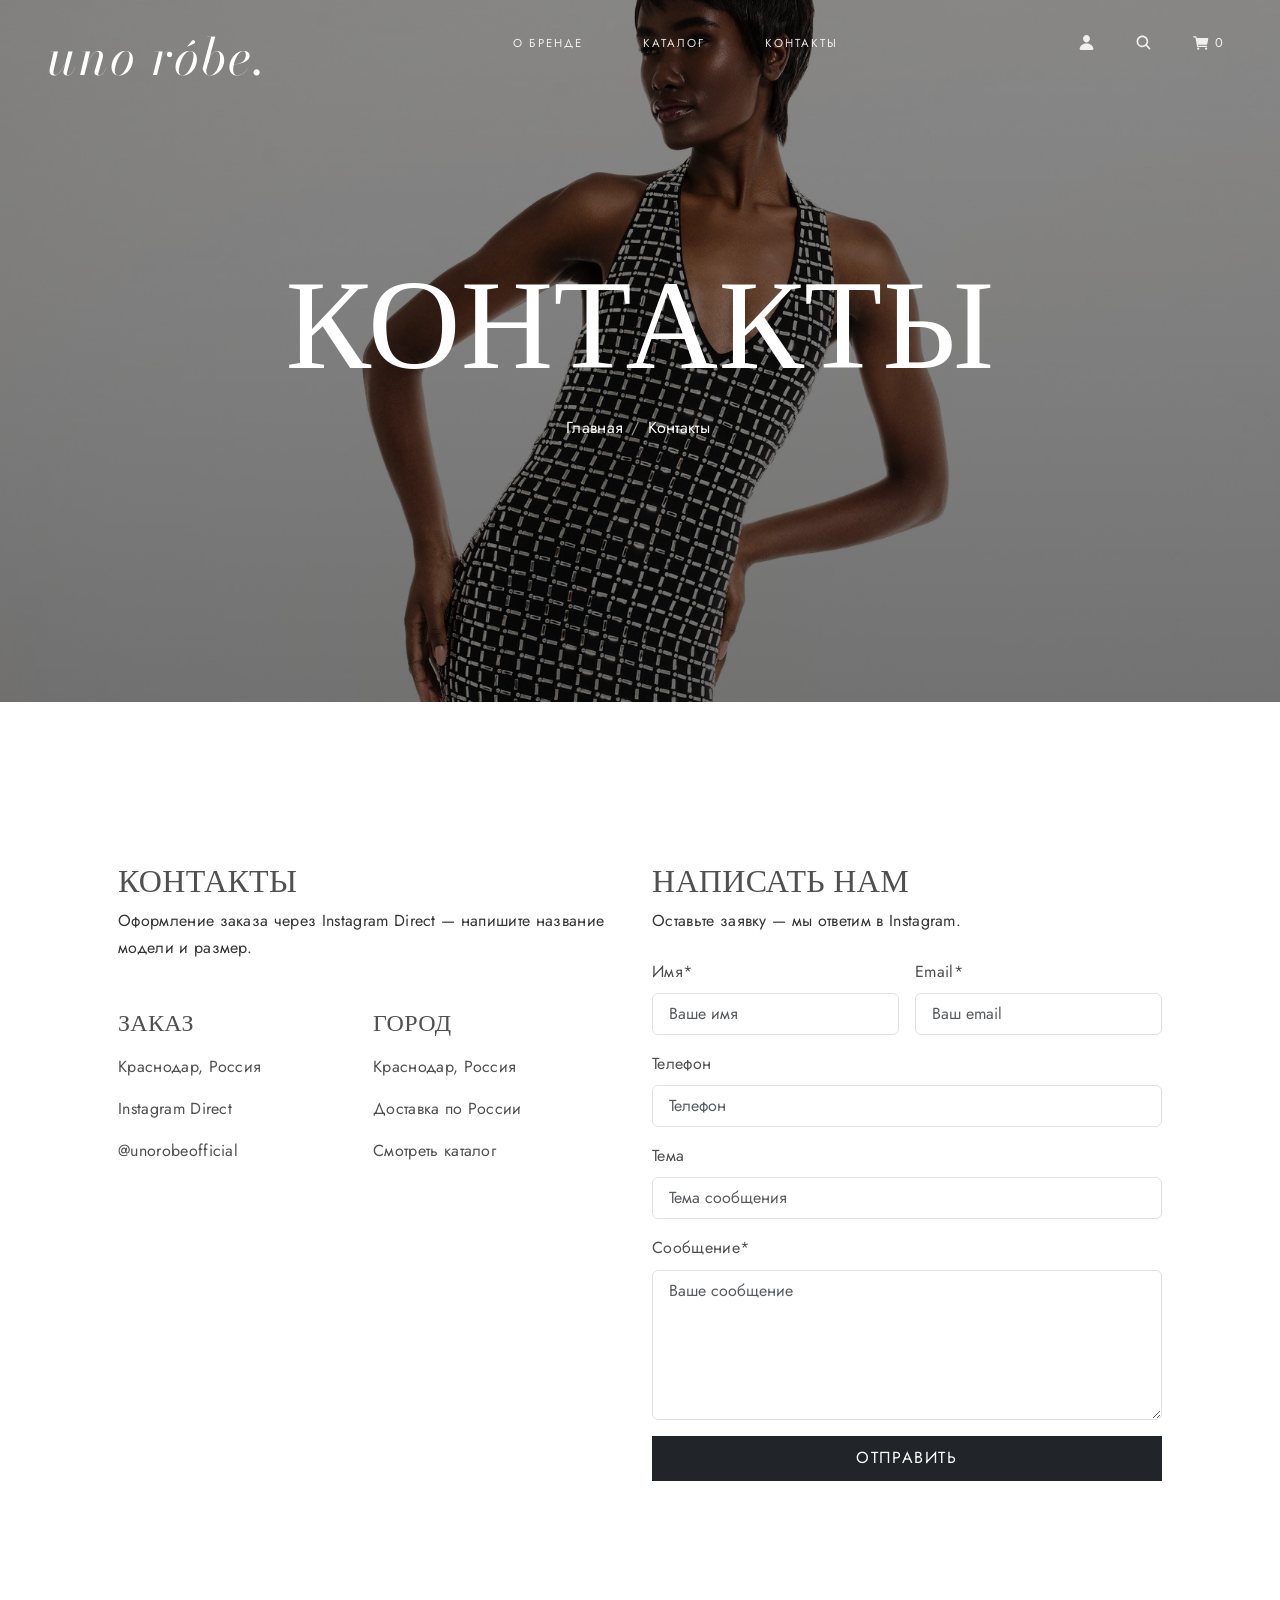
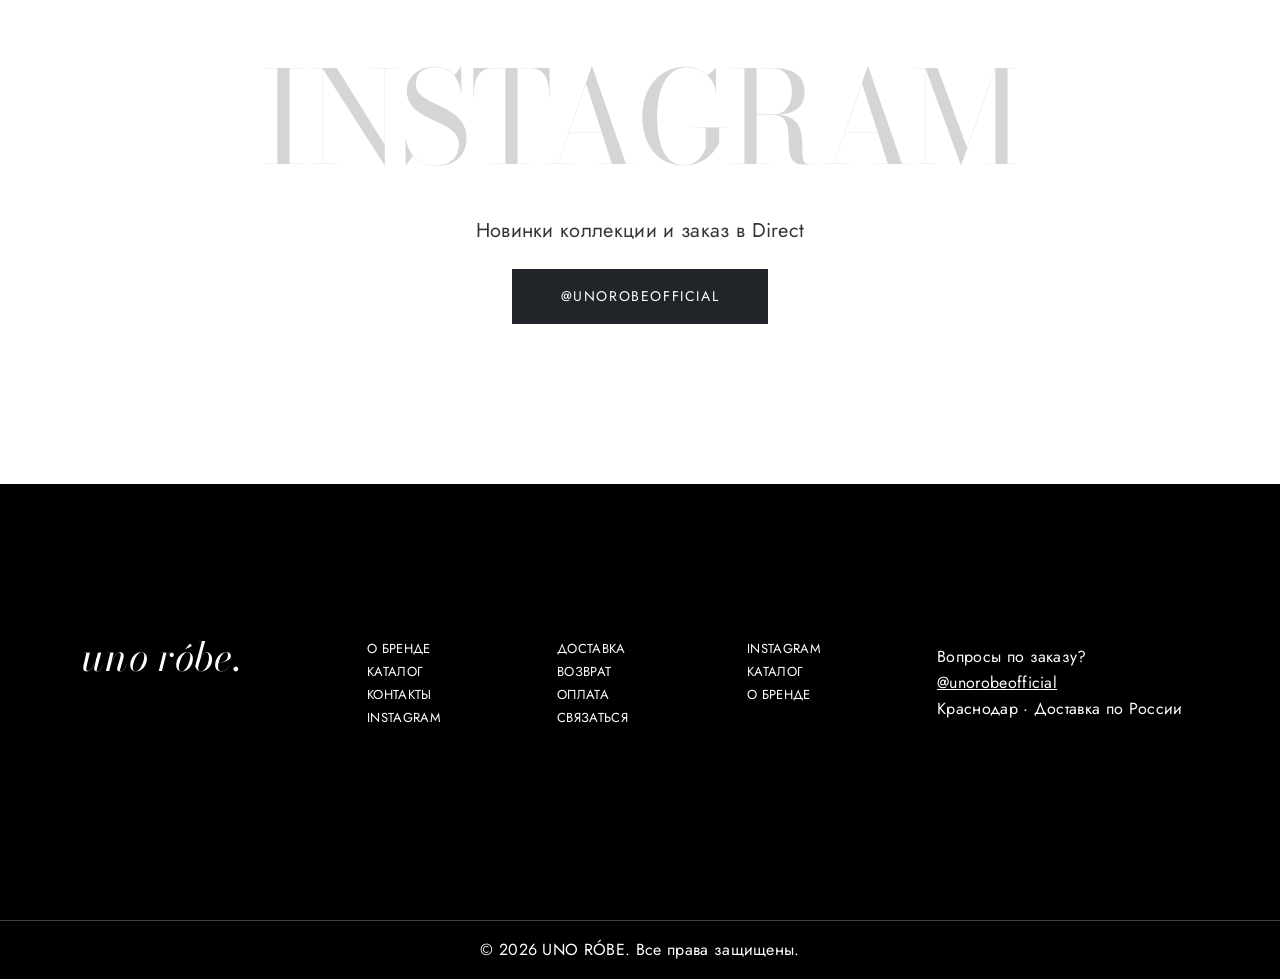
<file: contact.html>
<!DOCTYPE html>
<html lang="ru">

<head>
  <title>Контакты — UNO RÓBE</title>
  <meta charset="utf-8">
  <meta http-equiv="X-UA-Compatible" content="IE=edge">
  <meta name="viewport" content="width=device-width, initial-scale=1.0">
  <meta name="format-detection" content="telephone=no">
  <meta name="apple-mobile-web-app-capable" content="yes">
  <meta name="author" content="">
  <meta name="keywords" content="">
  <meta name="description" content="">

  <!--Bootstrap ================================================== -->
  <link href="https://cdn.jsdelivr.net/npm/bootstrap@5.3.3/dist/css/bootstrap.min.css" rel="stylesheet"
    integrity="sha384-QWTKZyjpPEjISv5WaRU9OFeRpok6YctnYmDr5pNlyT2bRjXh0JMhjY6hW+ALEwIH" crossorigin="anonymous">

  <!--Link Swiper's CSS ================================================== -->
  <link rel="stylesheet" href="https://cdn.jsdelivr.net/npm/swiper@9/swiper-bundle.min.css" />

  <!-- Style Sheet ================================================== -->
  <link rel="stylesheet" href="styles.css">
  <link rel="stylesheet" href="css/unorobe.css">

  <!-- Google Fonts ================================================== -->
  <link rel="preconnect" href="https://fonts.googleapis.com">
  <link rel="preconnect" href="https://fonts.gstatic.com" crossorigin>
  <link
    href="https://fonts.googleapis.com/css2?family=Bodoni+Moda:ital,opsz,wght@0,6..96,400..900;1,6..96,400..900&family=Jost:ital,wght@0,100..900;1,100..900&display=swap"
    rel="stylesheet">
</head>

<body>
  <!-- svg icon -->
  <svg xmlns="http://www.w3.org/2000/svg" style="display: none;">

    <symbol id="man" viewBox="0 0 512 512">
      <path fill="currentColor"
        d="M332.64 64.58C313.18 43.57 286 32 256 32c-30.16 0-57.43 11.5-76.8 32.38c-19.58 21.11-29.12 49.8-26.88 80.78C156.76 206.28 203.27 256 256 256s99.16-49.71 103.67-110.82c2.27-30.7-7.33-59.33-27.03-80.6M432 480H80a31 31 0 0 1-24.2-11.13c-6.5-7.77-9.12-18.38-7.18-29.11C57.06 392.94 83.4 353.61 124.8 326c36.78-24.51 83.37-38 131.2-38s94.42 13.5 131.2 38c41.4 27.6 67.74 66.93 76.18 113.75c1.94 10.73-.68 21.34-7.18 29.11A31 31 0 0 1 432 480" />
    </symbol>
    <symbol id="search" viewBox="0 0 512 512">
      <path fill="currentColor"
        d="M456.69 421.39L362.6 327.3a173.8 173.8 0 0 0 34.84-104.58C397.44 126.38 319.06 48 222.72 48S48 126.38 48 222.72s78.38 174.72 174.72 174.72A173.8 173.8 0 0 0 327.3 362.6l94.09 94.09a25 25 0 0 0 35.3-35.3M97.92 222.72a124.8 124.8 0 1 1 124.8 124.8a124.95 124.95 0 0 1-124.8-124.8" />
    </symbol>
    <symbol id="expand" viewBox="0 0 32 32">
      <path fill="currentColor"
        d="m25.545 23.328l-7.627-7.705l7.616-7.616l1.857 1.857l2.26-8.428l-8.428 2.258l1.836 1.836l-7.603 7.604l-7.513-7.59L9.81 3.695L1.392 1.394l2.215 8.44l1.848-1.83l7.524 7.604l-7.515 7.515l-1.856-1.855l-2.26 8.427l8.43-2.257L7.94 25.6l7.503-7.502l7.614 7.693l-1.867 1.848l8.416 2.3l-2.213-8.438z" />
    </symbol>
    <symbol id="wishlist" viewBox="0 0 512 512">
      <path fill="currentColor"
        d="M256 448a32 32 0 0 1-18-5.57c-78.59-53.35-112.62-89.93-131.39-112.8c-40-48.75-59.15-98.8-58.61-153C48.63 114.52 98.46 64 159.08 64c44.08 0 74.61 24.83 92.39 45.51a6 6 0 0 0 9.06 0C278.31 88.81 308.84 64 352.92 64c60.62 0 110.45 50.52 111.08 112.64c.54 54.21-18.63 104.26-58.61 153c-18.77 22.87-52.8 59.45-131.39 112.8a32 32 0 0 1-18 5.56" />
    </symbol>
    <symbol id="cart" viewBox="0 0 512 512">
      <circle cx="176" cy="416" r="32" fill="currentColor" />
      <circle cx="400" cy="416" r="32" fill="currentColor" />
      <path fill="currentColor"
        d="M456.8 120.78a23.92 23.92 0 0 0-18.56-8.78H133.89l-6.13-34.78A16 16 0 0 0 112 64H48a16 16 0 0 0 0 32h50.58l45.66 258.78A16 16 0 0 0 160 368h256a16 16 0 0 0 0-32H173.42l-5.64-32h241.66A24.07 24.07 0 0 0 433 284.71l28.8-144a24 24 0 0 0-5-19.93" />
    </symbol>
    <symbol id="play" viewBox="0 0 512 512">
      <path fill="currentColor" d="m96 448l320-192L96 64z" />
    </symbol>
    <symbol id="down" viewBox="0 0 24 24">
      <g fill="none" fill-rule="evenodd">
        <path
          d="M24 0v24H0V0zM12.593 23.258l-.011.002l-.071.035l-.02.004l-.014-.004l-.071-.035q-.016-.005-.024.005l-.004.01l-.017.428l.005.02l.01.013l.104.074l.015.004l.012-.004l.104-.074l.012-.016l.004-.017l-.017-.427q-.004-.016-.017-.018m.265-.113l-.013.002l-.185.093l-.01.01l-.003.011l.018.43l.005.012l.008.007l.201.093q.019.005.029-.008l.004-.014l-.034-.614q-.005-.019-.02-.022m-.715.002a.02.02 0 0 0-.027.006l-.006.014l-.034.614q.001.018.017.024l.015-.002l.201-.093l.01-.008l.004-.011l.017-.43l-.003-.012l-.01-.01z" />
        <path fill="currentColor"
          d="M13.06 16.06a1.5 1.5 0 0 1-2.12 0l-5.658-5.656a1.5 1.5 0 1 1 2.122-2.121L12 12.879l4.596-4.596a1.5 1.5 0 0 1 2.122 2.12l-5.657 5.658Z" />
      </g>
    </symbol>
    <symbol id="arrow-right" viewBox="0 0 24 24">
      <path fill="none" stroke="currentColor" stroke-linecap="round" stroke-linejoin="round" stroke-width="2"
        d="m10 17l5-5l-5-5" />
    </symbol>
    <symbol id="arrow-left" viewBox="0 0 24 24">
      <path fill="none" stroke="currentColor" stroke-linecap="round" stroke-linejoin="round" stroke-width="2"
        d="m14 7l-5 5l5 5" />
    </symbol>
    <symbol id="expand" viewBox="0 0 32 32">
      <path fill="currentColor"
        d="m25.545 23.328l-7.627-7.705l7.616-7.616l1.857 1.857l2.26-8.428l-8.428 2.258l1.836 1.836l-7.603 7.604l-7.513-7.59L9.81 3.695L1.392 1.394l2.215 8.44l1.848-1.83l7.524 7.604l-7.515 7.515l-1.856-1.855l-2.26 8.427l8.43-2.257L7.94 25.6l7.503-7.502l7.614 7.693l-1.867 1.848l8.416 2.3l-2.213-8.438z" />
    </symbol>
    <symbol id="wishlist" viewBox="0 0 512 512">
      <path fill="currentColor"
        d="M256 448a32 32 0 0 1-18-5.57c-78.59-53.35-112.62-89.93-131.39-112.8c-40-48.75-59.15-98.8-58.61-153C48.63 114.52 98.46 64 159.08 64c44.08 0 74.61 24.83 92.39 45.51a6 6 0 0 0 9.06 0C278.31 88.81 308.84 64 352.92 64c60.62 0 110.45 50.52 111.08 112.64c.54 54.21-18.63 104.26-58.61 153c-18.77 22.87-52.8 59.45-131.39 112.8a32 32 0 0 1-18 5.56" />
    </symbol>
    <symbol xmlns="http://www.w3.org/2000/svg" id="heart" viewBox="0 0 24 24">
      <path fill="currentColor"
        d="M20.16 4.61A6.27 6.27 0 0 0 12 4a6.27 6.27 0 0 0-8.16 9.48l7.45 7.45a1 1 0 0 0 1.42 0l7.45-7.45a6.27 6.27 0 0 0 0-8.87Zm-1.41 7.46L12 18.81l-6.75-6.74a4.28 4.28 0 0 1 3-7.3a4.25 4.25 0 0 1 3 1.25a1 1 0 0 0 1.42 0a4.27 4.27 0 0 1 6 6.05Z" />
    </symbol>
  </svg>

  <div class="search-popup">
        <div class="search-popup-container">

            <form role="search" method="get" class="form-group" action="">
                <input type="search" id="search-form" class="form-control border-0 border-bottom"
                    placeholder="Введите запрос и нажмите Enter" value="" name="s" />
                <button type="submit" class="search-submit border-0 position-absolute bg-white"
                    style="top: 15px;right: 15px;"><svg class="search" width="24" height="24">
                        <use xlink:href="#search"></use>
                    </svg></button>
            </form>

            <h5 class="cat-list-title">Категории</h5>

            <ul class="cat-list">
                <li class="cat-list-item mb-3"><a href="shop.html" title="Платья мини">Платья мини</a></li>
                <li class="cat-list-item mb-3"><a href="shop.html" title="Платья миди">Платья миди</a></li>
                <li class="cat-list-item mb-3"><a href="shop.html" title="Платья макси">Платья макси</a></li>
                <li class="cat-list-item mb-3"><a href="shop.html" title="Коктейльные">Коктейльные</a></li>
                <li class="cat-list-item mb-3"><a href="shop.html" title="Вечерние">Вечерние</a></li>
                <li class="cat-list-item mb-3"><a href="shop.html" title="Новинки">Новинки</a></li>
            </ul>

        </div>
    </div>

        <div class="offcanvas offcanvas-end" data-bs-scroll="true" tabindex="-1" id="offcanvasCart"
        aria-labelledby="My Cart">
        <div class="offcanvas-header justify-content-between border-bottom">
            <h5 class="mb-0 text-uppercase secondary-font">Корзина</h5>
            <button type="button" class="btn-close" data-bs-dismiss="offcanvas" aria-label="Close"></button>
        </div>
        <div class="offcanvas-body d-flex flex-column">
            <ul class="list-group list-group-flush mb-3" id="cart-items"></ul>
            <p class="text-muted text-center py-5 my-auto" id="cart-empty">Корзина пуста.<br>Добавьте модели из каталога.</p>
            <div class="mt-auto pt-3 border-top">
                <div class="d-flex justify-content-between align-items-center mb-3">
                    <span class="fw-bold text-uppercase">Итого</span>
                    <strong id="cart-total">0 ₽</strong>
                </div>
                <button class="w-100 btn btn-dark rounded-0 py-3 text-uppercase" id="cart-checkout" type="button">Оформить заказ в Instagram</button>
                <p class="small text-muted mt-3 mb-0">Состав заказа скопируется, а Instagram Direct откроется автоматически — останется вставить и отправить.</p>
            </div>
        </div>
    </div>

    <header class="site-header position-absolute top-0 start-0 w-100" id="siteHeader">
        <nav class="navbar navbar-expand-lg">
            <div class="container-fluid px-4 px-lg-5">
                <a class="navbar-brand brand-wordmark" href="index.html">uno róbe.</a>
                <button class="navbar-toggler shadow-none border-0 p-0" type="button" data-bs-toggle="collapse"
                    data-bs-target="#navbarSupportedContent" aria-controls="navbarSupportedContent"
                    aria-expanded="false" aria-label="Меню">
                    <span class="navbar-toggler-icon"></span>
                </button>
                <div class="collapse navbar-collapse" id="navbarSupportedContent">
                    <ul class="navbar-nav mx-lg-auto mb-2 mb-lg-0 header-menu text-center">
                        <li class="nav-item"><a class="nav-link nav-link-ltr" href="about-us.html">О бренде</a></li>
                        <li class="nav-item"><a class="nav-link nav-link-ltr" href="shop.html">Каталог</a></li>
                        <li class="nav-item"><a class="nav-link nav-link-ltr" href="contact.html">Контакты</a></li>
                    </ul>
                    <ul class="navbar-nav header-icons flex-row align-items-center justify-content-center gap-4">
                        <li class="nav-item"><a class="nav-link d-flex align-items-center" href="https://www.instagram.com/unorobeofficial/" target="_blank" rel="noopener" aria-label="Instagram"><svg class="man" width="17" height="17"><use xlink:href="#man"></use></svg></a></li>
                        <li class="nav-item"><a class="nav-link search-button d-flex align-items-center" href="#" aria-label="Поиск"><svg class="search" width="17" height="17"><use xlink:href="#search"></use></svg></a></li>
                        <li class="nav-item"><a class="nav-link d-flex align-items-center" href="#" data-bs-toggle="offcanvas" data-bs-target="#offcanvasCart" aria-controls="offcanvasCart" aria-label="Корзина"><svg class="cart" width="18" height="18"><use xlink:href="#cart"></use></svg>&nbsp;<span class="cart-count">0</span></a></li>
                    </ul>
                </div>
            </div>
        </nav>
    </header>

  <main id="banner">
    <div class="position-relative"
      style="background: linear-gradient(rgba(0,0,0,0.45), rgba(0,0,0,0.55)), url('images/hero-evening.jpg'); background-size: cover; background-repeat: no-repeat; background-position: center 20%; height: 78vh;">
      <div class="container-fluid ">
        <div class="hero-content text-center position-absolute start-50 top-50 translate-middle">
          <h2 class="display-1 text-uppercase text-white mb-0">Контакты</h2>



          <nav class="breadcrumb d-flex justify-content-center mt-3 me-1">
            <a class="breadcrumb-item text-white" href="index.html">Главная</a>
            
            <a class="breadcrumb-item active text-white" aria-current="page">Контакты</a>
          </nav>
        </div>
      </div>
    </div>
  </main>

  <section class="contact-us">
    <div class="container px-3 px-md-5 padding-medium">
      <div class="row">
        <div class="contact-info col-lg-6 pb-5">
          <h2 class="text-dark">Контакты</h2>
          <p>Оформление заказа через Instagram Direct — напишите название модели и размер.</p>
          <div class="page-content d-flex flex-wrap mt-5">
            <div class="col-lg-6 col-sm-12">
              <div class="content-box text-dark pe-4 mb-5">
                <h4 class="card-title">Заказ</h4>
                <div class="contact-address pt-3">
                  <p>Краснодар, Россия</p>
                </div>
                <div class="contact-number">
                  <p>
                    <a href="https://www.instagram.com/unorobeofficial/" target="_blank" rel="noopener">Instagram Direct</a>
                  </p>
                </div>
                <div class="email-address">
                  <p>
                    <a href="https://www.instagram.com/unorobeofficial/" target="_blank" rel="noopener">@unorobeofficial</a>
                  </p>
                </div>
              </div>
            </div>
            <div class="col-lg-6 col-sm-12">
              <div class="content-box text-dark">
                <h4 class="card-title">Город</h4>
                <div class="contact-address pt-3">
                  <p>Краснодар, Россия</p>
                </div>
                <div class="contact-number">
                  <p>Доставка по России</p>
                </div>
                <div class="email-address">
                  <p>
                    <a href="shop.html">Смотреть каталог</a>
                  </p>
                </div>
              </div>
            </div>
          </div>
        </div>
        <div class="inquiry-item col-lg-6">
          <div class="rounded-5">
            <h2 class="text-dark">Написать нам</h2>
            <p>Оставьте заявку — мы ответим в Instagram.</p>
            <form name="contactform" action="contact.php" method="post" class="form-group contact-form mt-4">
              <div class="form-input col-lg-12 d-flex justify-content-between mb-3">
                <div class="w-100 me-3">
                  <label class="mb-2 fs-6 text-dark">Имя*</label>
                  <input type="text" name="name" placeholder="Ваше имя"
                    class="form-control shadow-none px-3 py-2" required>
                </div>
                <div class="w-100">
                  <label class="mb-2 fs-6 text-dark">Email*</label>
                  <input type="email" name="email" placeholder="Ваш email"
                    class="form-control shadow-none px-3 py-2" required>
                </div>

              </div>
              <div class="col-lg-12 mb-3">
                <label class="mb-2 fs-6 text-dark">Телефон</label>
                <input type="number" name="phone" placeholder="Телефон" class="form-control shadow-none px-3 py-2">
              </div>
              <div class="col-lg-12 mb-3">
                <label class="mb-2 fs-6 text-dark">Тема</label>

                <input type="text" name="subject" placeholder="Тема сообщения"
                  class="form-control shadow-none px-3 py-2">
              </div>
              <div class="col-lg-12 mb-3">
                <label class="mb-2 fs-6 text-dark">Сообщение*</label>

                <textarea name="message" placeholder="Ваше сообщение"
                  class="form-control shadow-none px-3 py-2" style="height:150px;" required></textarea>
              </div>
              <div class="d-grid">
                <button type="submit" name="submit"
                  class="btn btn-arrow btn-primary btn-lg btn-dark fs-6">Отправить</button>
              </div>
            </form>
          </div>
        </div>
      </div>
    </div>
  </section>

      <section id="subscribe" class="padding-medium pt-0">
        <div class="container text-center">
            <h3 class="display-1 mb-4 text-muted opacity-25">INSTAGRAM</h3>
            <p class="fs-5 mb-4">Новинки коллекции и заказ в Direct</p>
            <a href="https://www.instagram.com/unorobeofficial/" class="btn btn-dark rounded-0 px-5 py-3 text-uppercase" target="_blank" rel="noopener">@unorobeofficial</a>
        </div>
    </section>

  <section id="footer" class="bg-black text-white">
        <div class="container padding-medium">
            <div class="row">
                <div class="col-md-6 col-lg-3 mb-3 mb-lg-0">
                    <div class="logo"><a href="index.html" class="brand-wordmark-footer">uno róbe.</a></div>
                </div>
                <div class="col-md-6 col-lg-2 mb-3 mb-lg-0">
                    <nav>
                        <ul class="list-unstyled">
                            <li class="nav-item mb-2"><a class="nav-link nav-link-ltr" href="about-us.html">О БРЕНДЕ</a></li>
                            <li class="nav-item mb-2"><a class="nav-link nav-link-ltr" href="shop.html">КАТАЛОГ</a></li>
                            <li class="nav-item mb-2"><a class="nav-link nav-link-ltr" href="contact.html">КОНТАКТЫ</a></li>
                            <li class="nav-item mb-2"><a class="nav-link nav-link-ltr" href="https://www.instagram.com/unorobeofficial/" target="_blank" rel="noopener">INSTAGRAM</a></li>
                        </ul>
                    </nav>
                </div>
                <div class="col-md-6 col-lg-2 mb-3 mb-lg-0">
                    <nav>
                        <ul class="list-unstyled">
                            <li class="nav-item mb-2"><a class="nav-link nav-link-ltr" href="#">ДОСТАВКА</a></li>
                            <li class="nav-item mb-2"><a class="nav-link nav-link-ltr" href="#">ВОЗВРАТ</a></li>
                            <li class="nav-item mb-2"><a class="nav-link nav-link-ltr" href="#">ОПЛАТА</a></li>
                            <li class="nav-item mb-2"><a class="nav-link nav-link-ltr" href="contact.html">СВЯЗАТЬСЯ</a></li>
                        </ul>
                    </nav>
                </div>
                <div class="col-md-6 col-lg-2 mb-3 mb-lg-0">
                    <nav>
                        <ul class="list-unstyled">
                            <li class="nav-item mb-2"><a class="nav-link nav-link-ltr" href="https://www.instagram.com/unorobeofficial/" target="_blank" rel="noopener">INSTAGRAM</a></li>
                            <li class="nav-item mb-2"><a class="nav-link nav-link-ltr" href="shop.html">КАТАЛОГ</a></li>
                            <li class="nav-item mb-2"><a class="nav-link nav-link-ltr" href="about-us.html">О БРЕНДЕ</a></li>
                        </ul>
                    </nav>
                </div>
                <div class="col-md-6 col-lg-3 mb-3 mb-lg-0">
                    Вопросы по заказу?<br>
                    <a href="https://www.instagram.com/unorobeofficial/" class="text-decoration-underline text-white" target="_blank" rel="noopener">@unorobeofficial</a> <br>
                    Краснодар · Доставка по России
                </div>
            </div>
        </div>
        <hr>
        <div class="copyright text-center">
            <p class="m-0 pb-3">© 2026 UNO RÓBE. Все права защищены.</p>
        </div>
    </section>

    <!-- Video Popup -->
    <div class="modal fade" id="myModal" tabindex="-1" role="dialog" aria-labelledby="exampleModalLabel"
        aria-hidden="true">
        <div class="modal-dialog" role="document">
            <div class="modal-content">
                <div class="modal-body">
                    <button type="button" class="btn-close" data-bs-dismiss="modal" aria-label="Close"><svg class="bi"
                            width="40" height="40">
                            <use xlink:href="#close-sharp"></use>
                        </svg></button>
                    <div class="ratio ratio-16x9">
                        <iframe class="embed-responsive-item" src="" id="video" allowscriptaccess="always"
                            allow="autoplay"></iframe>
                    </div>
                </div>
            </div>
        </div>
    </div>

    <!-- Script -->
    <script src="js/jquery-1.11.0.min.js"></script>
    <script src="https://cdn.jsdelivr.net/npm/bootstrap@5.3.3/dist/js/bootstrap.bundle.min.js"
        integrity="sha384-YvpcrYf0tY3lHB60NNkmXc5s9fDVZLESaAA55NDzOxhy9GkcIdslK1eN7N6jIeHz"
        crossorigin="anonymous"></script>
    <script src="https://cdn.jsdelivr.net/npm/swiper/swiper-bundle.min.js"></script>
    <script type="text/javascript" src="js/plugins.js"></script>

    <script src="js/config.js?v=6"></script>
    <script src="js/supabase-api.js?v=6"></script>
    <script src="js/data-api.js?v=6"></script>
    <script src="js/unorobe.js?v=6"></script>
    <script type="text/javascript" src="js/script.js"></script>

</body>

</body>

</html>
</file>
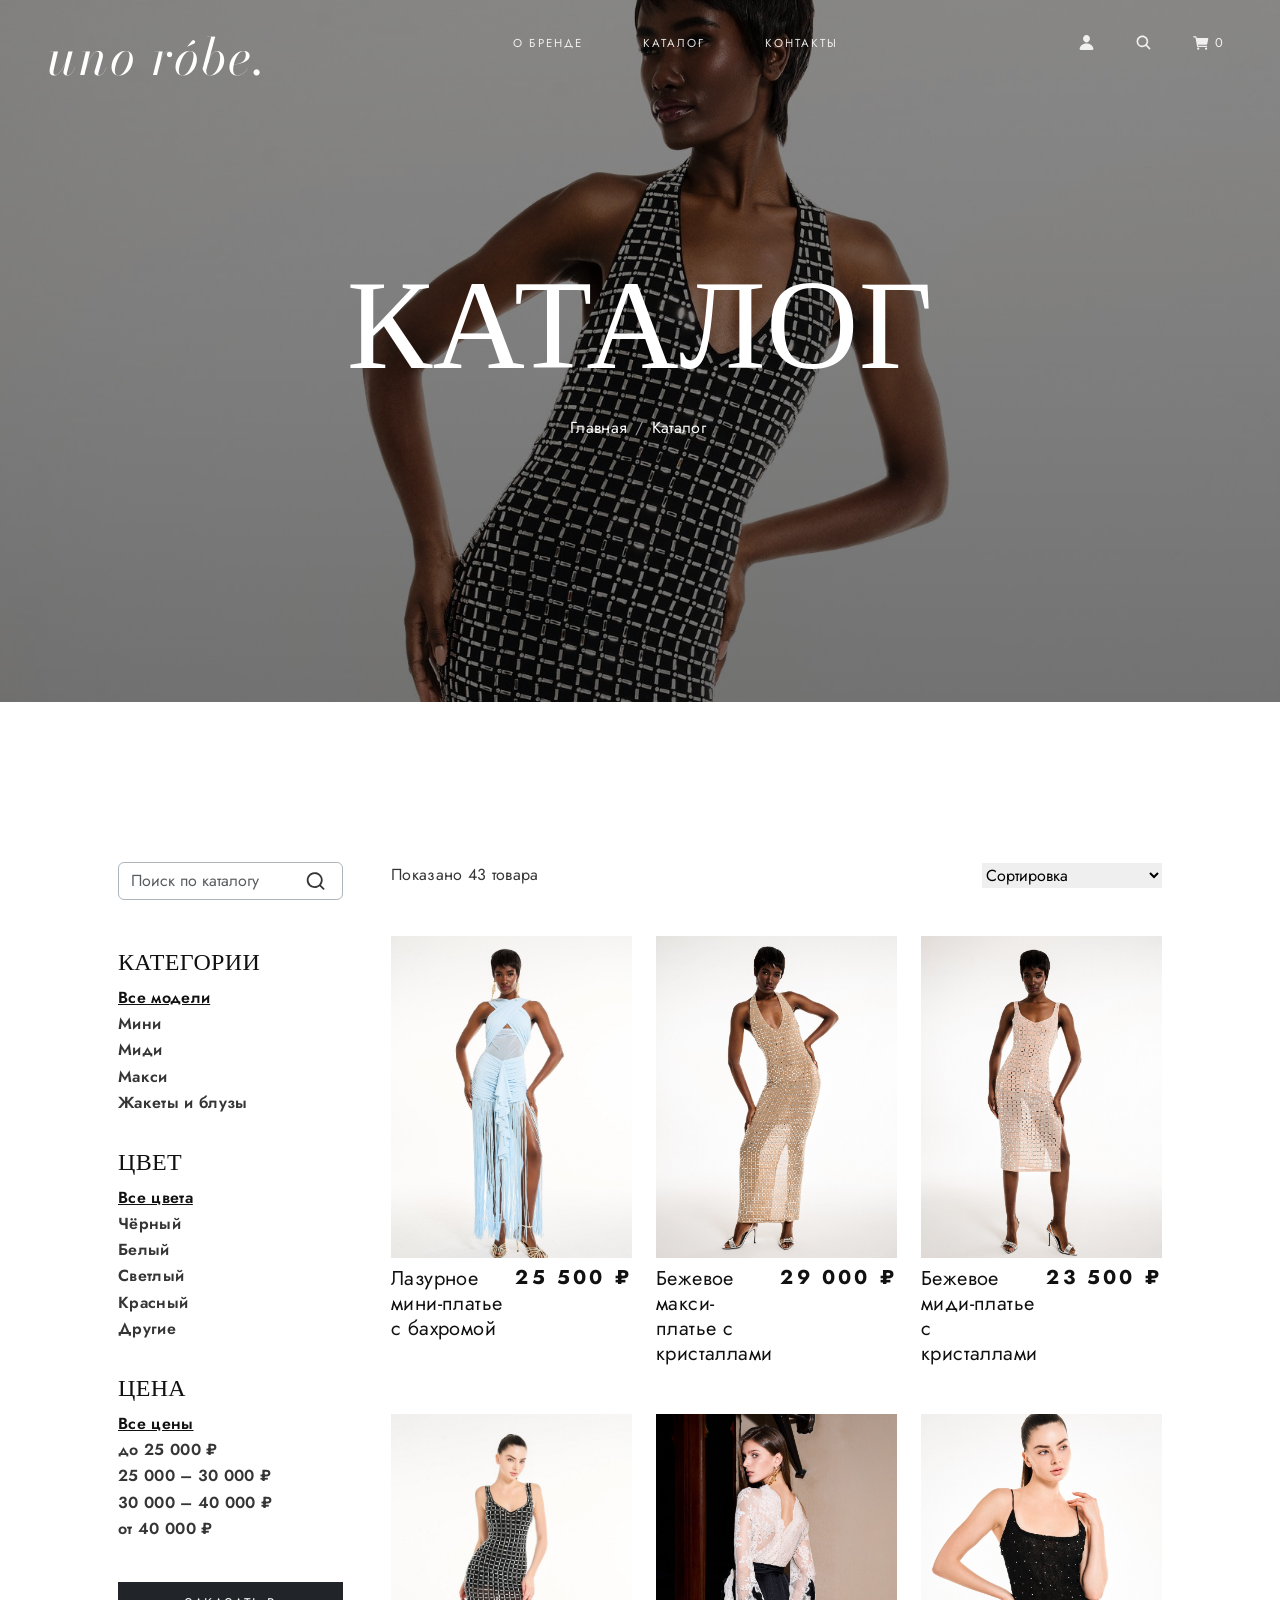
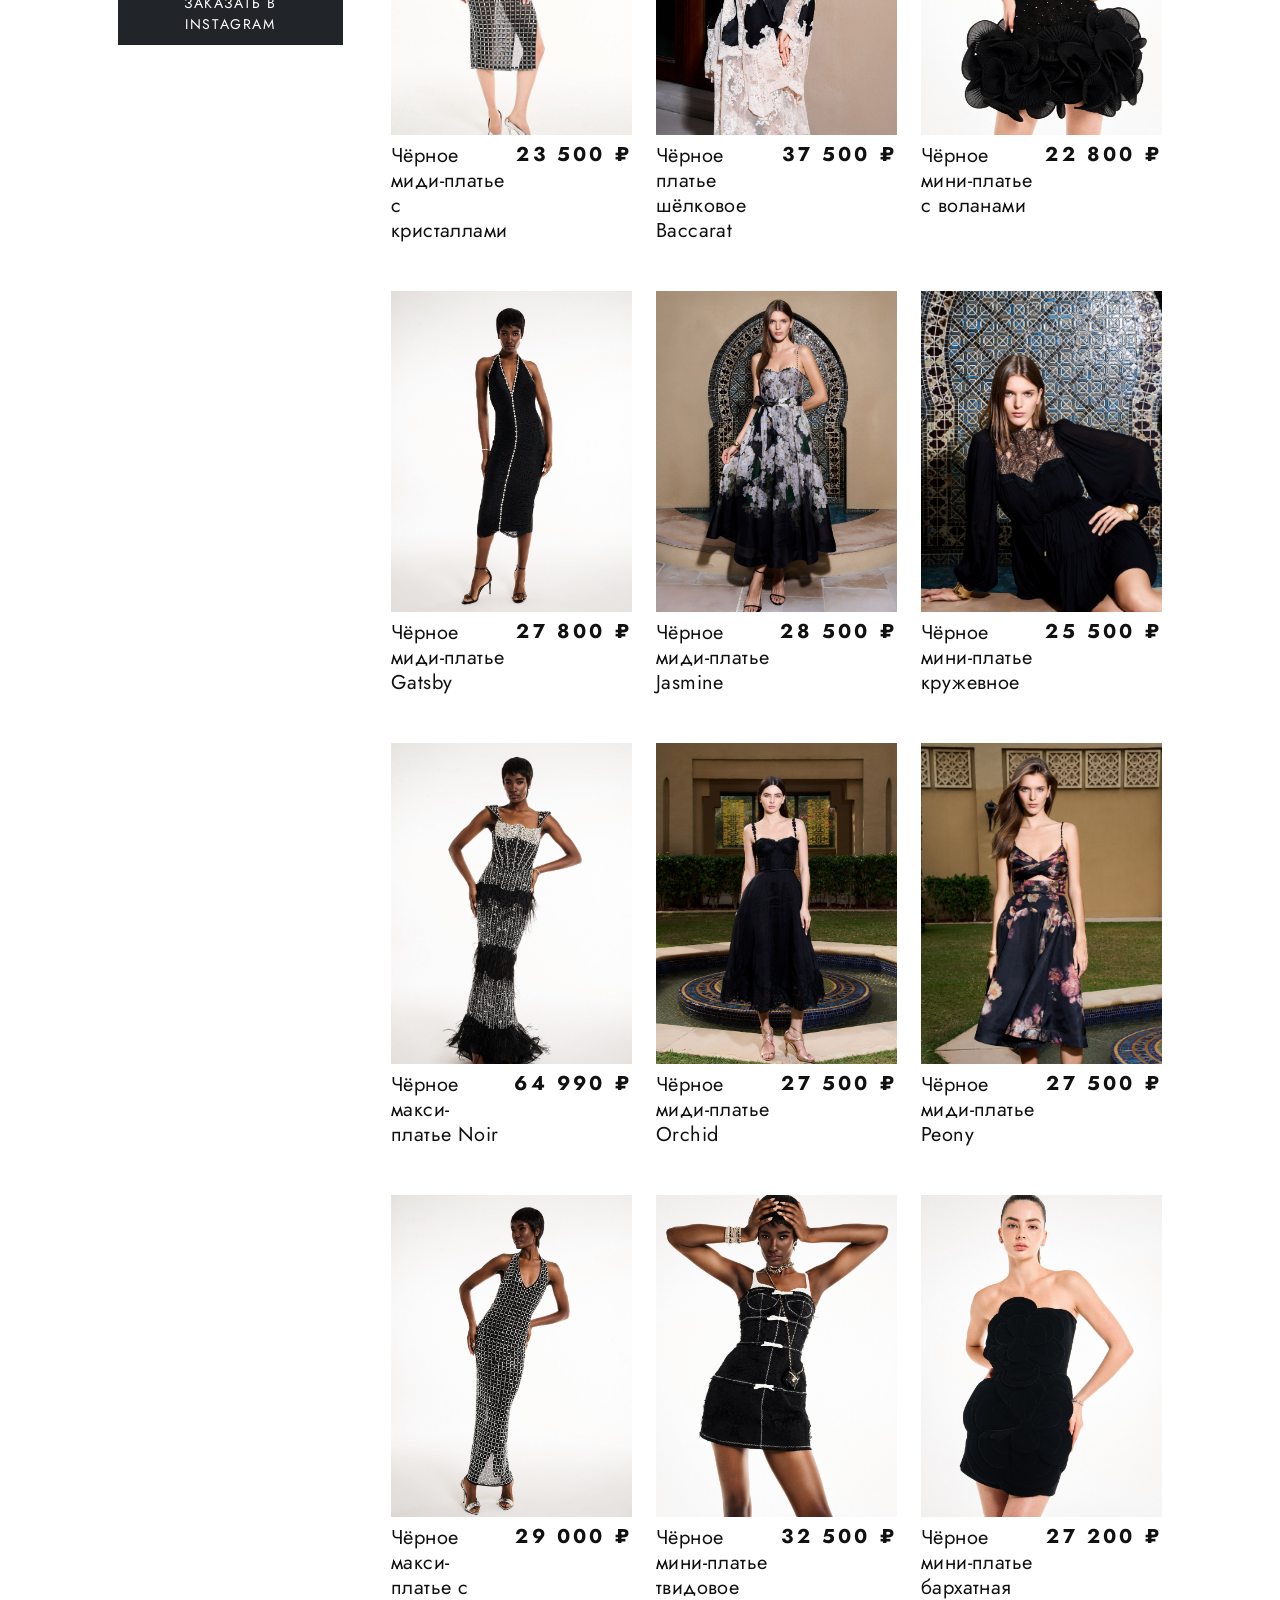
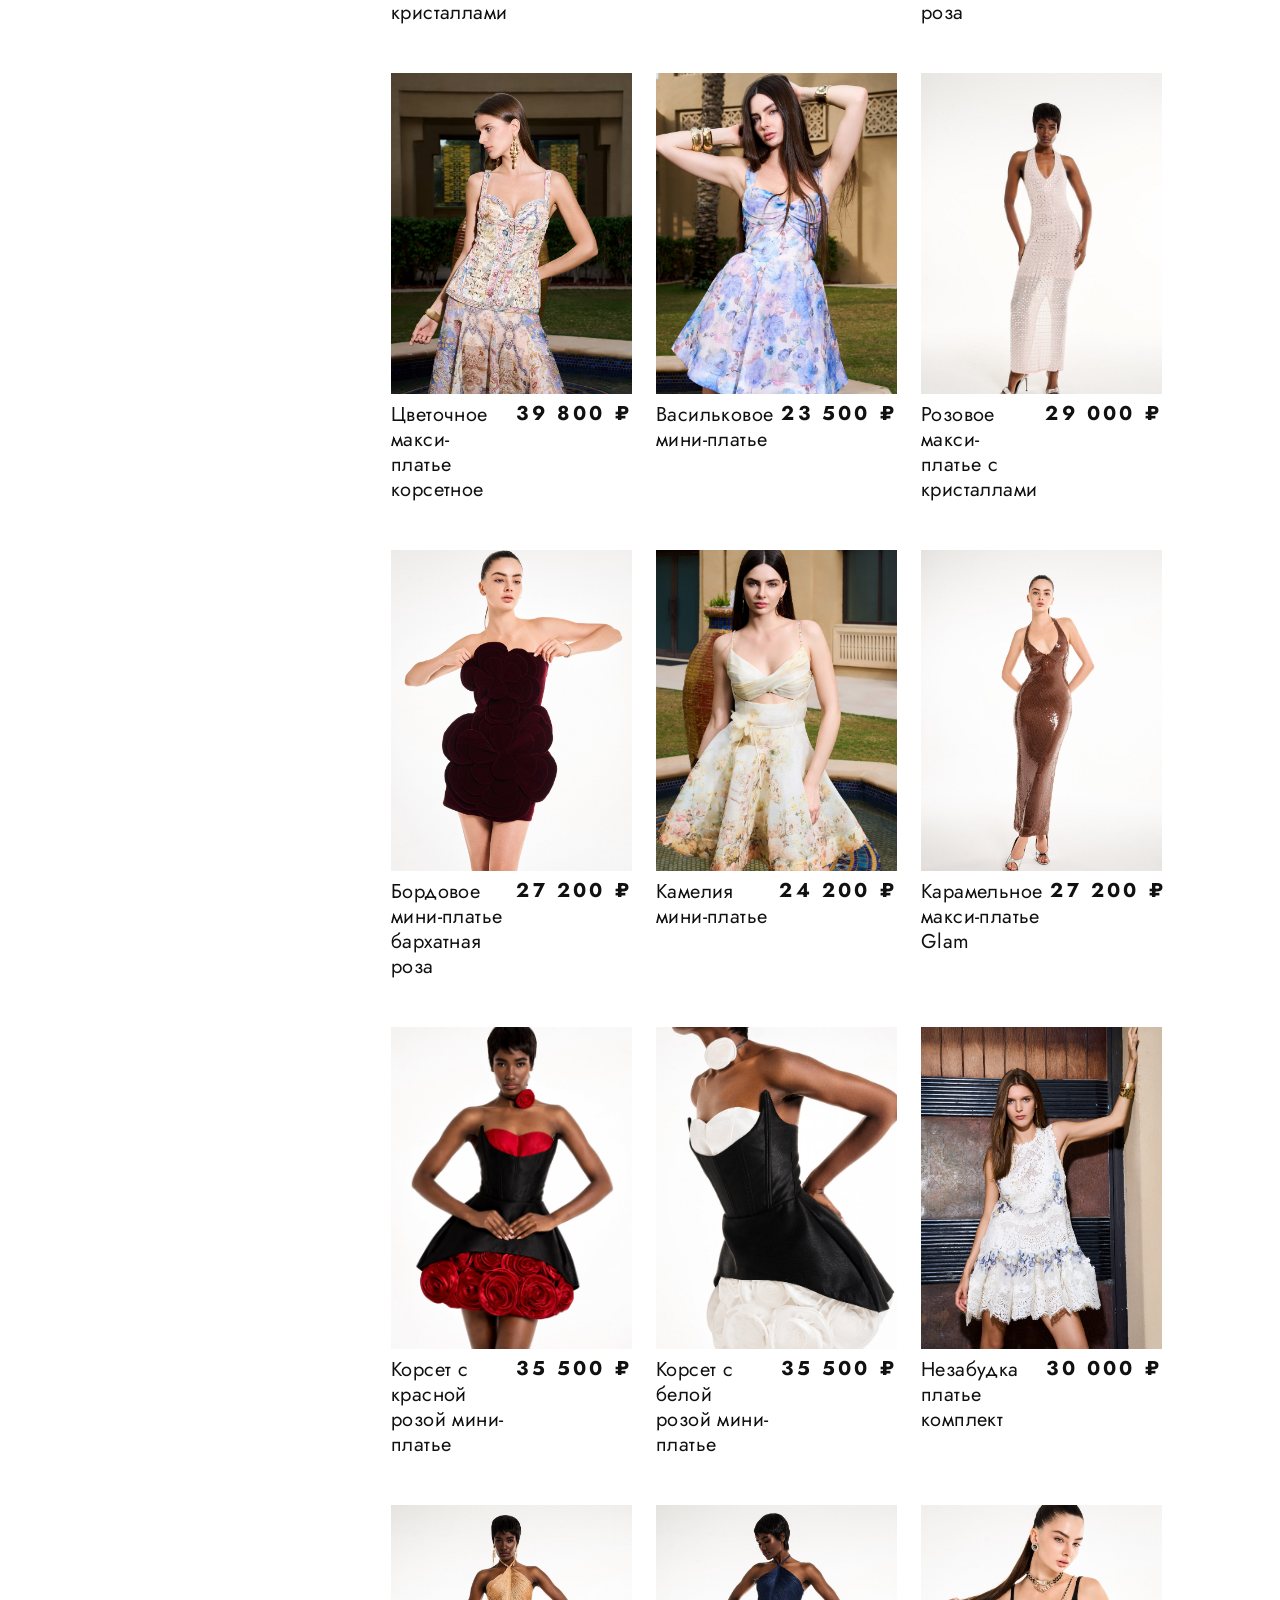
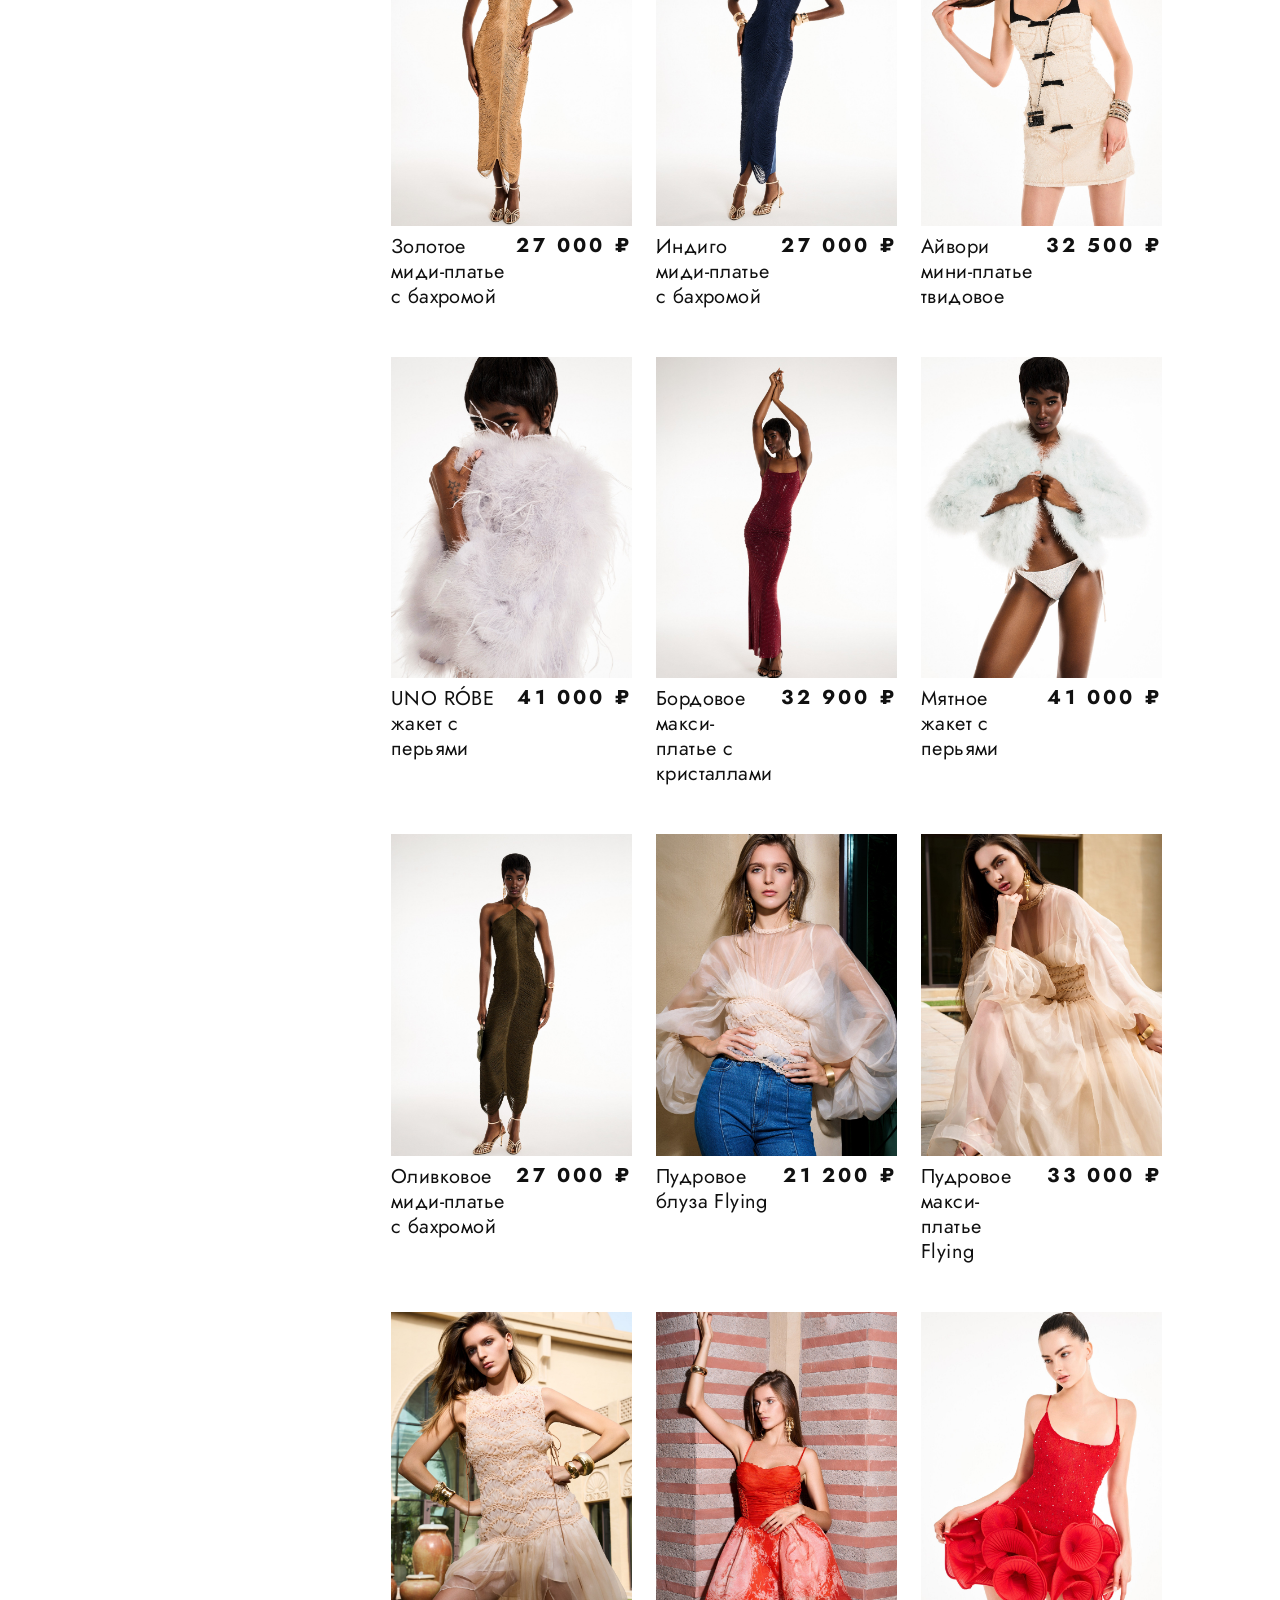
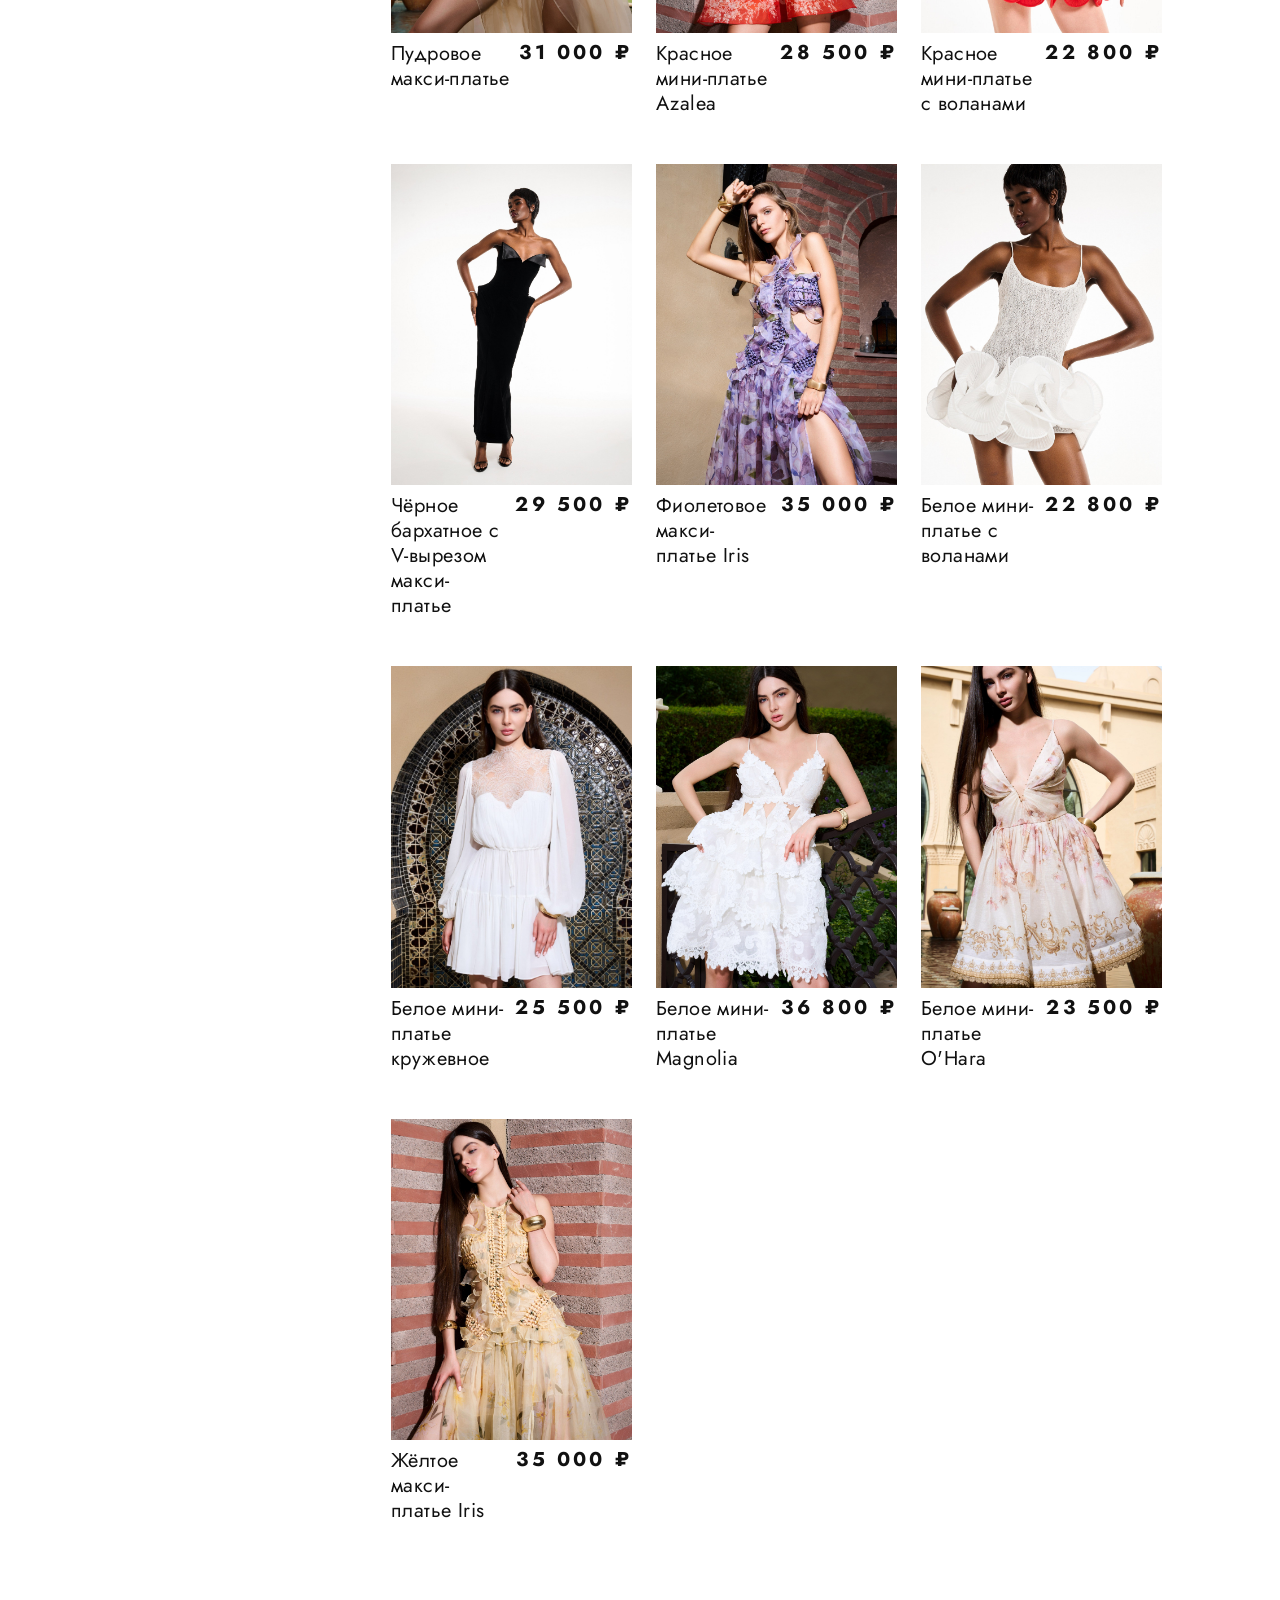
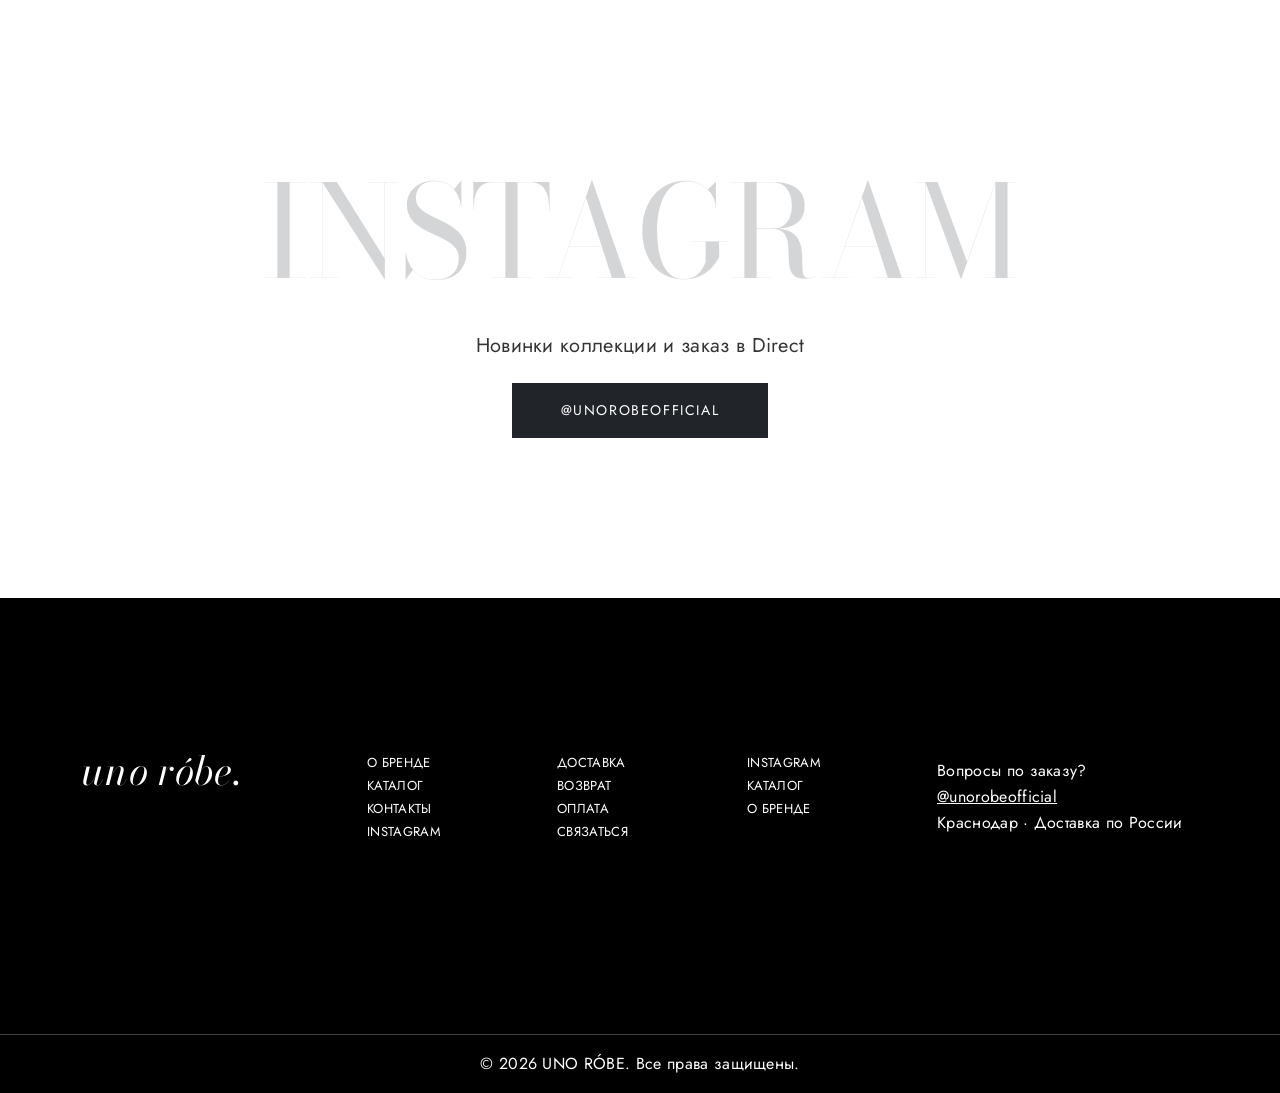
<file: shop.html>
<!DOCTYPE html>
<html lang="ru">

<head>
  <title>Каталог — UNO RÓBE - </title>
  <meta charset="utf-8">
  <meta http-equiv="X-UA-Compatible" content="IE=edge">
  <meta name="viewport" content="width=device-width, initial-scale=1.0">
  <meta name="format-detection" content="telephone=no">
  <meta name="apple-mobile-web-app-capable" content="yes">
  <meta name="author" content="">
  <meta name="keywords" content="">
  <meta name="description" content="">

  <!--Bootstrap ================================================== -->
  <link href="https://cdn.jsdelivr.net/npm/bootstrap@5.3.3/dist/css/bootstrap.min.css" rel="stylesheet"
    integrity="sha384-QWTKZyjpPEjISv5WaRU9OFeRpok6YctnYmDr5pNlyT2bRjXh0JMhjY6hW+ALEwIH" crossorigin="anonymous">

  <!-- Style Sheet ================================================== -->
  <link rel="stylesheet" href="styles.css">
  <link rel="stylesheet" href="css/unorobe.css">
  <link rel="preload" href="data/catalog.json" as="fetch" crossorigin="anonymous">

  <!-- Google Fonts ================================================== -->
  <link rel="preconnect" href="https://fonts.googleapis.com">
  <link rel="preconnect" href="https://fonts.gstatic.com" crossorigin>
  <link
    href="https://fonts.googleapis.com/css2?family=Bodoni+Moda:ital,opsz,wght@0,6..96,400..900;1,6..96,400..900&family=Jost:ital,wght@0,100..900;1,100..900&display=swap"
    rel="stylesheet">
</head>

<body>
  <!-- svg icon -->
  <svg xmlns="http://www.w3.org/2000/svg" style="display: none;">

    <symbol id="man" viewBox="0 0 512 512">
      <path fill="currentColor"
        d="M332.64 64.58C313.18 43.57 286 32 256 32c-30.16 0-57.43 11.5-76.8 32.38c-19.58 21.11-29.12 49.8-26.88 80.78C156.76 206.28 203.27 256 256 256s99.16-49.71 103.67-110.82c2.27-30.7-7.33-59.33-27.03-80.6M432 480H80a31 31 0 0 1-24.2-11.13c-6.5-7.77-9.12-18.38-7.18-29.11C57.06 392.94 83.4 353.61 124.8 326c36.78-24.51 83.37-38 131.2-38s94.42 13.5 131.2 38c41.4 27.6 67.74 66.93 76.18 113.75c1.94 10.73-.68 21.34-7.18 29.11A31 31 0 0 1 432 480" />
    </symbol>
    <symbol id="search" viewBox="0 0 512 512">
      <path fill="currentColor"
        d="M456.69 421.39L362.6 327.3a173.8 173.8 0 0 0 34.84-104.58C397.44 126.38 319.06 48 222.72 48S48 126.38 48 222.72s78.38 174.72 174.72 174.72A173.8 173.8 0 0 0 327.3 362.6l94.09 94.09a25 25 0 0 0 35.3-35.3M97.92 222.72a124.8 124.8 0 1 1 124.8 124.8a124.95 124.95 0 0 1-124.8-124.8" />
    </symbol>
    <symbol id="expand" viewBox="0 0 32 32">
      <path fill="currentColor"
        d="m25.545 23.328l-7.627-7.705l7.616-7.616l1.857 1.857l2.26-8.428l-8.428 2.258l1.836 1.836l-7.603 7.604l-7.513-7.59L9.81 3.695L1.392 1.394l2.215 8.44l1.848-1.83l7.524 7.604l-7.515 7.515l-1.856-1.855l-2.26 8.427l8.43-2.257L7.94 25.6l7.503-7.502l7.614 7.693l-1.867 1.848l8.416 2.3l-2.213-8.438z" />
    </symbol>
    <symbol id="wishlist" viewBox="0 0 512 512">
      <path fill="currentColor"
        d="M256 448a32 32 0 0 1-18-5.57c-78.59-53.35-112.62-89.93-131.39-112.8c-40-48.75-59.15-98.8-58.61-153C48.63 114.52 98.46 64 159.08 64c44.08 0 74.61 24.83 92.39 45.51a6 6 0 0 0 9.06 0C278.31 88.81 308.84 64 352.92 64c60.62 0 110.45 50.52 111.08 112.64c.54 54.21-18.63 104.26-58.61 153c-18.77 22.87-52.8 59.45-131.39 112.8a32 32 0 0 1-18 5.56" />
    </symbol>
    <symbol id="cart" viewBox="0 0 512 512">
      <circle cx="176" cy="416" r="32" fill="currentColor" />
      <circle cx="400" cy="416" r="32" fill="currentColor" />
      <path fill="currentColor"
        d="M456.8 120.78a23.92 23.92 0 0 0-18.56-8.78H133.89l-6.13-34.78A16 16 0 0 0 112 64H48a16 16 0 0 0 0 32h50.58l45.66 258.78A16 16 0 0 0 160 368h256a16 16 0 0 0 0-32H173.42l-5.64-32h241.66A24.07 24.07 0 0 0 433 284.71l28.8-144a24 24 0 0 0-5-19.93" />
    </symbol>
    <symbol id="play" viewBox="0 0 512 512">
      <path fill="currentColor" d="m96 448l320-192L96 64z" />
    </symbol>
    <symbol id="down" viewBox="0 0 24 24">
      <g fill="none" fill-rule="evenodd">
        <path
          d="M24 0v24H0V0zM12.593 23.258l-.011.002l-.071.035l-.02.004l-.014-.004l-.071-.035q-.016-.005-.024.005l-.004.01l-.017.428l.005.02l.01.013l.104.074l.015.004l.012-.004l.104-.074l.012-.016l.004-.017l-.017-.427q-.004-.016-.017-.018m.265-.113l-.013.002l-.185.093l-.01.01l-.003.011l.018.43l.005.012l.008.007l.201.093q.019.005.029-.008l.004-.014l-.034-.614q-.005-.019-.02-.022m-.715.002a.02.02 0 0 0-.027.006l-.006.014l-.034.614q.001.018.017.024l.015-.002l.201-.093l.01-.008l.004-.011l.017-.43l-.003-.012l-.01-.01z" />
        <path fill="currentColor"
          d="M13.06 16.06a1.5 1.5 0 0 1-2.12 0l-5.658-5.656a1.5 1.5 0 1 1 2.122-2.121L12 12.879l4.596-4.596a1.5 1.5 0 0 1 2.122 2.12l-5.657 5.658Z" />
      </g>
    </symbol>
    <symbol id="arrow-right" viewBox="0 0 24 24">
      <path fill="none" stroke="currentColor" stroke-linecap="round" stroke-linejoin="round" stroke-width="2"
        d="m10 17l5-5l-5-5" />
    </symbol>
    <symbol id="arrow-left" viewBox="0 0 24 24">
      <path fill="none" stroke="currentColor" stroke-linecap="round" stroke-linejoin="round" stroke-width="2"
        d="m14 7l-5 5l5 5" />
    </symbol>
    <symbol id="expand" viewBox="0 0 32 32">
      <path fill="currentColor"
        d="m25.545 23.328l-7.627-7.705l7.616-7.616l1.857 1.857l2.26-8.428l-8.428 2.258l1.836 1.836l-7.603 7.604l-7.513-7.59L9.81 3.695L1.392 1.394l2.215 8.44l1.848-1.83l7.524 7.604l-7.515 7.515l-1.856-1.855l-2.26 8.427l8.43-2.257L7.94 25.6l7.503-7.502l7.614 7.693l-1.867 1.848l8.416 2.3l-2.213-8.438z" />
    </symbol>
    <symbol id="wishlist" viewBox="0 0 512 512">
      <path fill="currentColor"
        d="M256 448a32 32 0 0 1-18-5.57c-78.59-53.35-112.62-89.93-131.39-112.8c-40-48.75-59.15-98.8-58.61-153C48.63 114.52 98.46 64 159.08 64c44.08 0 74.61 24.83 92.39 45.51a6 6 0 0 0 9.06 0C278.31 88.81 308.84 64 352.92 64c60.62 0 110.45 50.52 111.08 112.64c.54 54.21-18.63 104.26-58.61 153c-18.77 22.87-52.8 59.45-131.39 112.8a32 32 0 0 1-18 5.56" />
    </symbol>
    <symbol xmlns="http://www.w3.org/2000/svg" id="heart" viewBox="0 0 24 24">
      <path fill="currentColor"
        d="M20.16 4.61A6.27 6.27 0 0 0 12 4a6.27 6.27 0 0 0-8.16 9.48l7.45 7.45a1 1 0 0 0 1.42 0l7.45-7.45a6.27 6.27 0 0 0 0-8.87Zm-1.41 7.46L12 18.81l-6.75-6.74a4.28 4.28 0 0 1 3-7.3a4.25 4.25 0 0 1 3 1.25a1 1 0 0 0 1.42 0a4.27 4.27 0 0 1 6 6.05Z" />
    </symbol>
  </svg>

  <div class="search-popup">
        <div class="search-popup-container">

            <form role="search" method="get" class="form-group" action="">
                <input type="search" id="search-form" class="form-control border-0 border-bottom"
                    placeholder="Введите запрос и нажмите Enter" value="" name="s" />
                <button type="submit" class="search-submit border-0 position-absolute bg-white"
                    style="top: 15px;right: 15px;"><svg class="search" width="24" height="24">
                        <use xlink:href="#search"></use>
                    </svg></button>
            </form>

            <h5 class="cat-list-title">Категории</h5>

            <ul class="cat-list">
                <li class="cat-list-item mb-3"><a href="shop.html" title="Платья мини">Платья мини</a></li>
                <li class="cat-list-item mb-3"><a href="shop.html" title="Платья миди">Платья миди</a></li>
                <li class="cat-list-item mb-3"><a href="shop.html" title="Платья макси">Платья макси</a></li>
                <li class="cat-list-item mb-3"><a href="shop.html" title="Коктейльные">Коктейльные</a></li>
                <li class="cat-list-item mb-3"><a href="shop.html" title="Вечерние">Вечерние</a></li>
                <li class="cat-list-item mb-3"><a href="shop.html" title="Новинки">Новинки</a></li>
            </ul>

        </div>
    </div>

        <div class="offcanvas offcanvas-end" data-bs-scroll="true" tabindex="-1" id="offcanvasCart"
        aria-labelledby="My Cart">
        <div class="offcanvas-header justify-content-between border-bottom">
            <h5 class="mb-0 text-uppercase secondary-font">Корзина</h5>
            <button type="button" class="btn-close" data-bs-dismiss="offcanvas" aria-label="Close"></button>
        </div>
        <div class="offcanvas-body d-flex flex-column">
            <ul class="list-group list-group-flush mb-3" id="cart-items"></ul>
            <p class="text-muted text-center py-5 my-auto" id="cart-empty">Корзина пуста.<br>Добавьте модели из каталога.</p>
            <div class="mt-auto pt-3 border-top">
                <div class="d-flex justify-content-between align-items-center mb-3">
                    <span class="fw-bold text-uppercase">Итого</span>
                    <strong id="cart-total">0 ₽</strong>
                </div>
                <button class="w-100 btn btn-dark rounded-0 py-3 text-uppercase" id="cart-checkout" type="button">Оформить заказ в Instagram</button>
                <p class="small text-muted mt-3 mb-0">Состав заказа скопируется, а Instagram Direct откроется автоматически — останется вставить и отправить.</p>
            </div>
        </div>
    </div>

    <header class="site-header position-absolute top-0 start-0 w-100" id="siteHeader">
        <nav class="navbar navbar-expand-lg">
            <div class="container-fluid px-4 px-lg-5">
                <a class="navbar-brand brand-wordmark" href="index.html">uno róbe.</a>
                <button class="navbar-toggler shadow-none border-0 p-0" type="button" data-bs-toggle="collapse"
                    data-bs-target="#navbarSupportedContent" aria-controls="navbarSupportedContent"
                    aria-expanded="false" aria-label="Меню">
                    <span class="navbar-toggler-icon"></span>
                </button>
                <div class="collapse navbar-collapse" id="navbarSupportedContent">
                    <ul class="navbar-nav mx-lg-auto mb-2 mb-lg-0 header-menu text-center">
                        <li class="nav-item"><a class="nav-link nav-link-ltr" href="about-us.html">О бренде</a></li>
                        <li class="nav-item"><a class="nav-link nav-link-ltr" href="shop.html">Каталог</a></li>
                        <li class="nav-item"><a class="nav-link nav-link-ltr" href="contact.html">Контакты</a></li>
                    </ul>
                    <ul class="navbar-nav header-icons flex-row align-items-center justify-content-center gap-4">
                        <li class="nav-item"><a class="nav-link d-flex align-items-center" href="https://www.instagram.com/unorobeofficial/" target="_blank" rel="noopener" aria-label="Instagram"><svg class="man" width="17" height="17"><use xlink:href="#man"></use></svg></a></li>
                        <li class="nav-item"><a class="nav-link search-button d-flex align-items-center" href="#" aria-label="Поиск"><svg class="search" width="17" height="17"><use xlink:href="#search"></use></svg></a></li>
                        <li class="nav-item"><a class="nav-link d-flex align-items-center" href="#" data-bs-toggle="offcanvas" data-bs-target="#offcanvasCart" aria-controls="offcanvasCart" aria-label="Корзина"><svg class="cart" width="18" height="18"><use xlink:href="#cart"></use></svg>&nbsp;<span class="cart-count">0</span></a></li>
                    </ul>
                </div>
            </div>
        </nav>
    </header>

  <main id="banner">
    <div class="position-relative"
      style="background: linear-gradient(rgba(0,0,0,0.45), rgba(0,0,0,0.55)), url('images/hero-evening.jpg'); background-size: cover; background-repeat: no-repeat; background-position: center 20%; height: 78vh;">
      <div class="container-fluid ">
        <div class="hero-content text-center position-absolute start-50 top-50 translate-middle">
          <h2 class="display-1 text-uppercase text-white mb-0">Каталог</h2>



          <nav class="breadcrumb d-flex justify-content-center mt-3 me-1">
            <a class="breadcrumb-item text-white" href="index.html">Главная</a>
            
            <a class="breadcrumb-item active text-white" aria-current="page">Каталог</a>
          </nav>
        </div>
      </div>
    </div>
  </main>

  <section id="shop">
    <div class="container px-3 px-md-5 padding-medium">
      <div class="row flex-md-row-reverse g-md-5 mb-5">

        <main class="col-md-9 product-store">
          <div class="filter-shop d-md-flex justify-content-between align-items-center mb-4">
            <p class="m-0" id="products-count"></p>
            <select id="sort-select" class="filter-categories border-0 m-0">
              <option value="">Сортировка</option>
              <option value="price-asc">Цена: по возрастанию</option>
              <option value="price-desc">Цена: по убыванию</option>
              <option value="name-asc">Название А–Я</option>
              <option value="name-desc">Название Я–А</option>
            </select>
          </div>
          <div id="product-grid" class="row"></div>
        </main>
        <aside class="col-md-3 mt-5">
          <div class="sidebar">
            <div class="widget-menu">
              <div class="widget-search-bar">
                <div class="search-bar border rounded-2 border-dark-subtle pe-3">
                  <form class="text-center d-flex align-items-center" onsubmit="return false;">
                    <input type="text" id="shop-search-side" class="form-control border-0 bg-transparent" placeholder="Поиск по каталогу" />
                    <svg xmlns="http://www.w3.org/2000/svg" width="24" height="24" viewBox="0 0 24 24"><path fill="currentColor" d="M21.71 20.29L18 16.61A9 9 0 1 0 16.61 18l3.68 3.68a1 1 0 0 0 1.42 0a1 1 0 0 0 0-1.39ZM11 18a7 7 0 1 1 7-7a7 7 0 0 1-7 7Z"/></svg>
                  </form>
                </div>
              </div>
            </div>
            <div class="widget-product-categories pt-5">
              <h4 class="widget-title">Категории</h4>
              <ul id="filter-categories" class="product-categories sidebar-list list-unstyled"></ul>
            </div>
            <div class="widget-product-tags pt-3">
              <h4 class="widget-title">Цвет</h4>
              <ul id="filter-colors" class="product-tags sidebar-list list-unstyled"></ul>
            </div>
            <div class="widget-price-filter pt-3">
              <h4 class="widget-title">Цена</h4>
              <ul id="filter-prices" class="product-tags sidebar-list list-unstyled"></ul>
            </div>
            <div class="pt-4">
              <a href="https://www.instagram.com/unorobeofficial/" class="btn btn-dark w-100" target="_blank" rel="noopener">Заказать в Instagram</a>
            </div>
          </div>
        </aside>
      </div>
    </div>
  </section>

      <section id="subscribe" class="padding-medium pt-0">
        <div class="container text-center">
            <h3 class="display-1 mb-4 text-muted opacity-25">INSTAGRAM</h3>
            <p class="fs-5 mb-4">Новинки коллекции и заказ в Direct</p>
            <a href="https://www.instagram.com/unorobeofficial/" class="btn btn-dark rounded-0 px-5 py-3 text-uppercase" target="_blank" rel="noopener">@unorobeofficial</a>
        </div>
    </section>

  <section id="footer" class="bg-black text-white">
        <div class="container padding-medium">
            <div class="row">
                <div class="col-md-6 col-lg-3 mb-3 mb-lg-0">
                    <div class="logo"><a href="index.html" class="brand-wordmark-footer">uno róbe.</a></div>
                </div>
                <div class="col-md-6 col-lg-2 mb-3 mb-lg-0">
                    <nav>
                        <ul class="list-unstyled">
                            <li class="nav-item mb-2"><a class="nav-link nav-link-ltr" href="about-us.html">О БРЕНДЕ</a></li>
                            <li class="nav-item mb-2"><a class="nav-link nav-link-ltr" href="shop.html">КАТАЛОГ</a></li>
                            <li class="nav-item mb-2"><a class="nav-link nav-link-ltr" href="contact.html">КОНТАКТЫ</a></li>
                            <li class="nav-item mb-2"><a class="nav-link nav-link-ltr" href="https://www.instagram.com/unorobeofficial/" target="_blank" rel="noopener">INSTAGRAM</a></li>
                        </ul>
                    </nav>
                </div>
                <div class="col-md-6 col-lg-2 mb-3 mb-lg-0">
                    <nav>
                        <ul class="list-unstyled">
                            <li class="nav-item mb-2"><a class="nav-link nav-link-ltr" href="#">ДОСТАВКА</a></li>
                            <li class="nav-item mb-2"><a class="nav-link nav-link-ltr" href="#">ВОЗВРАТ</a></li>
                            <li class="nav-item mb-2"><a class="nav-link nav-link-ltr" href="#">ОПЛАТА</a></li>
                            <li class="nav-item mb-2"><a class="nav-link nav-link-ltr" href="contact.html">СВЯЗАТЬСЯ</a></li>
                        </ul>
                    </nav>
                </div>
                <div class="col-md-6 col-lg-2 mb-3 mb-lg-0">
                    <nav>
                        <ul class="list-unstyled">
                            <li class="nav-item mb-2"><a class="nav-link nav-link-ltr" href="https://www.instagram.com/unorobeofficial/" target="_blank" rel="noopener">INSTAGRAM</a></li>
                            <li class="nav-item mb-2"><a class="nav-link nav-link-ltr" href="shop.html">КАТАЛОГ</a></li>
                            <li class="nav-item mb-2"><a class="nav-link nav-link-ltr" href="about-us.html">О БРЕНДЕ</a></li>
                        </ul>
                    </nav>
                </div>
                <div class="col-md-6 col-lg-3 mb-3 mb-lg-0">
                    Вопросы по заказу?<br>
                    <a href="https://www.instagram.com/unorobeofficial/" class="text-decoration-underline text-white" target="_blank" rel="noopener">@unorobeofficial</a> <br>
                    Краснодар · Доставка по России
                </div>
            </div>
        </div>
        <hr>
        <div class="copyright text-center">
            <p class="m-0 pb-3">© 2026 UNO RÓBE. Все права защищены.</p>
        </div>
    </section>

    <!-- Video Popup -->
    <div class="modal fade" id="myModal" tabindex="-1" role="dialog" aria-labelledby="exampleModalLabel"
        aria-hidden="true">
        <div class="modal-dialog" role="document">
            <div class="modal-content">
                <div class="modal-body">
                    <button type="button" class="btn-close" data-bs-dismiss="modal" aria-label="Close"><svg class="bi"
                            width="40" height="40">
                            <use xlink:href="#close-sharp"></use>
                        </svg></button>
                    <div class="ratio ratio-16x9">
                        <iframe class="embed-responsive-item" src="" id="video" allowscriptaccess="always"
                            allow="autoplay"></iframe>
                    </div>
                </div>
            </div>
        </div>
    </div>

    <!-- Script -->
    <script defer src="https://cdn.jsdelivr.net/npm/bootstrap@5.3.3/dist/js/bootstrap.bundle.min.js"
        integrity="sha384-YvpcrYf0tY3lHB60NNkmXc5s9fDVZLESaAA55NDzOxhy9GkcIdslK1eN7N6jIeHz"
        crossorigin="anonymous"></script>
    <script defer src="js/config.js?v=6"></script>
    <script defer src="js/supabase-api.js?v=6"></script>
    <script defer src="js/data-api.js?v=6"></script>
    <script defer src="js/unorobe.js?v=6"></script>

</body>

</html>
</file>
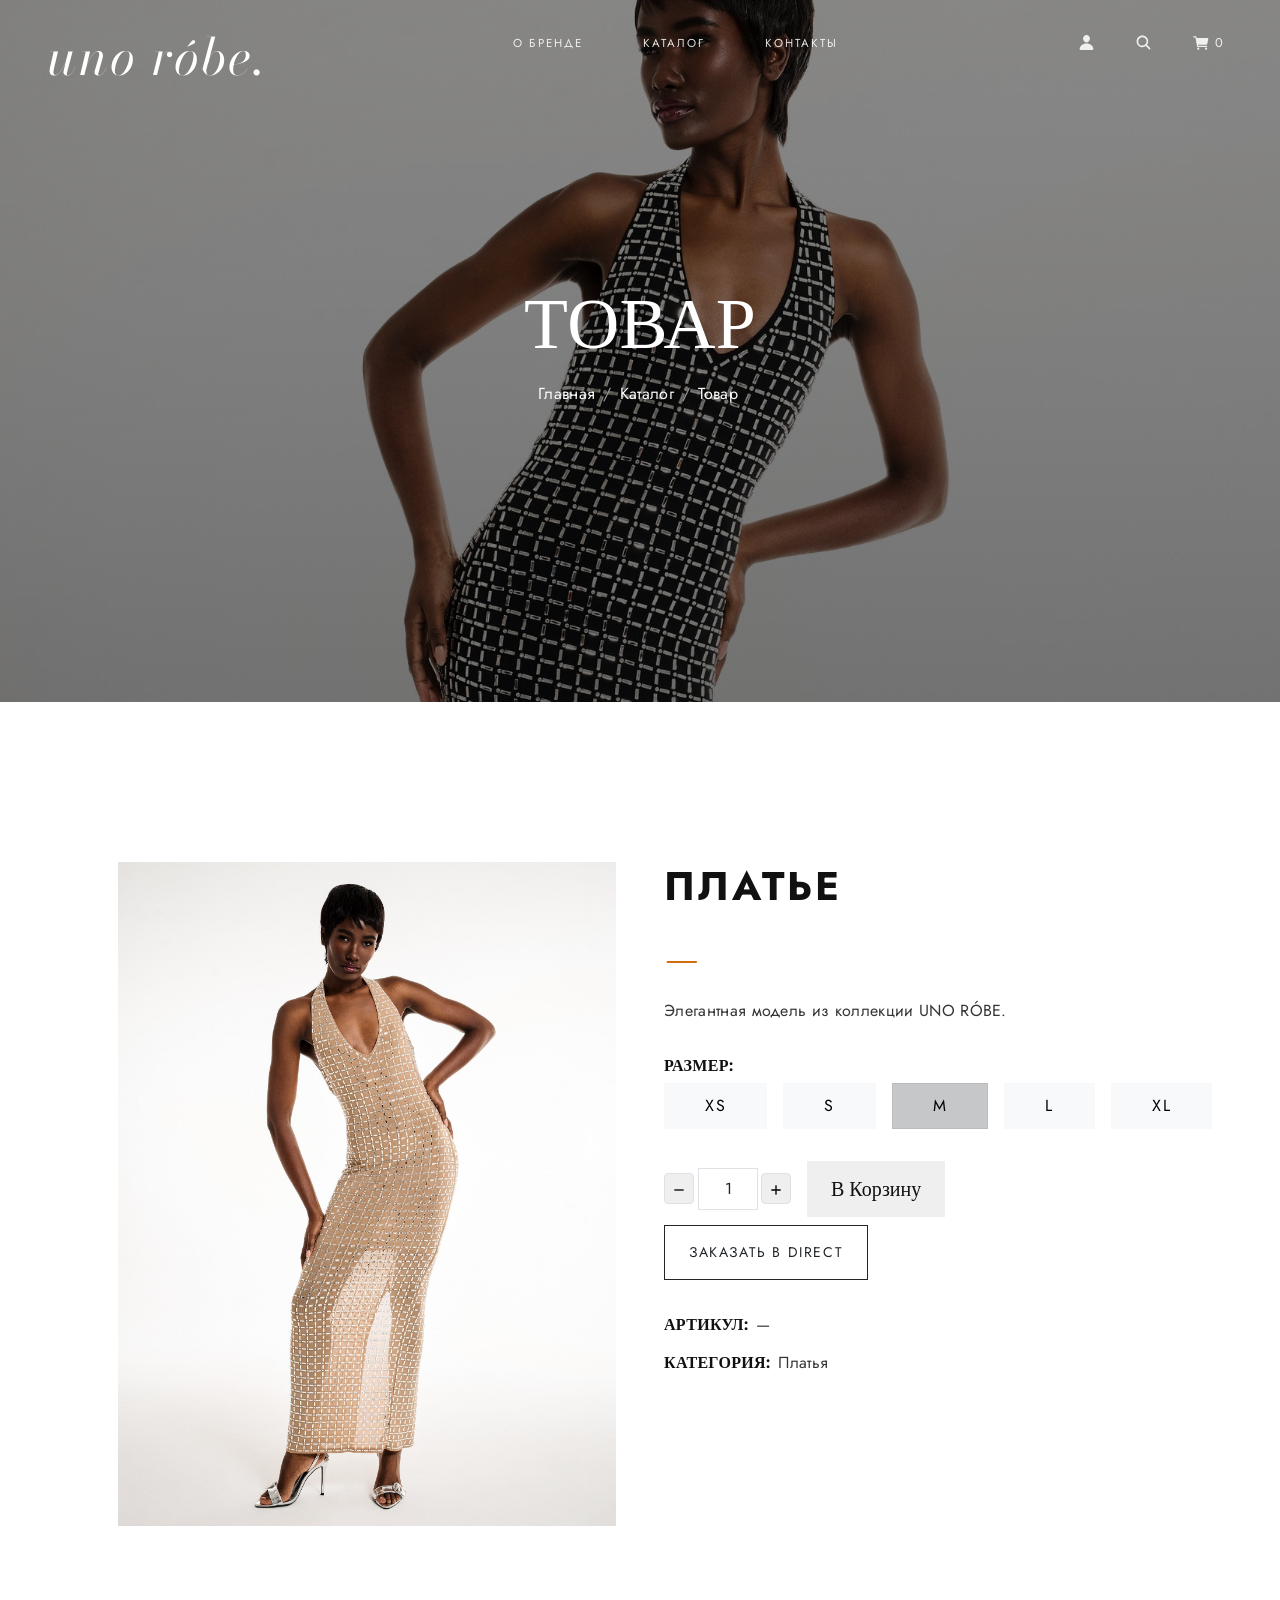
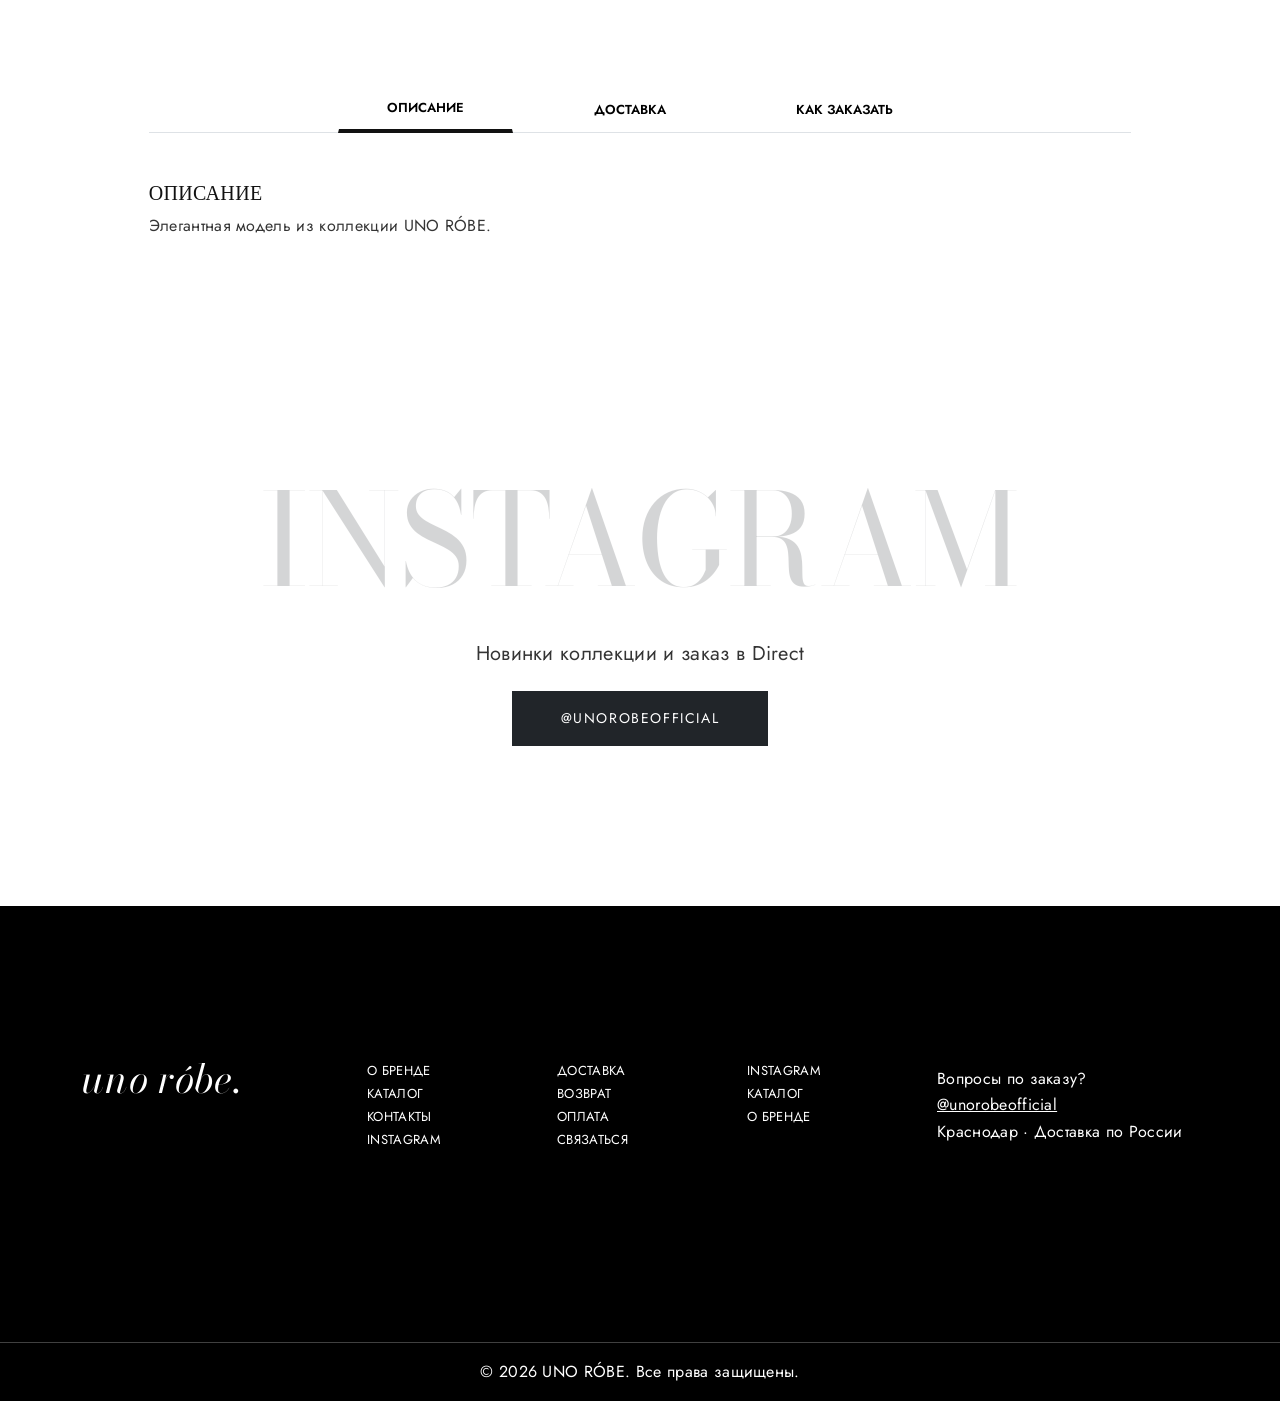
<file: single-product.html>
<!DOCTYPE html>
<html lang="ru">

<head>
  <title>Товар — UNO RÓBE</title>
  <meta charset="utf-8">
  <meta http-equiv="X-UA-Compatible" content="IE=edge">
  <meta name="viewport" content="width=device-width, initial-scale=1.0">
  <meta name="format-detection" content="telephone=no">
  <meta name="apple-mobile-web-app-capable" content="yes">
  <meta name="author" content="">
  <meta name="keywords" content="">
  <meta name="description" content="">

  <!--Bootstrap ================================================== -->
  <link href="https://cdn.jsdelivr.net/npm/bootstrap@5.3.3/dist/css/bootstrap.min.css" rel="stylesheet"
    integrity="sha384-QWTKZyjpPEjISv5WaRU9OFeRpok6YctnYmDr5pNlyT2bRjXh0JMhjY6hW+ALEwIH" crossorigin="anonymous">

  <!--Link Swiper's CSS ================================================== -->
  <link rel="stylesheet" href="https://cdn.jsdelivr.net/npm/swiper@9/swiper-bundle.min.css" />

  <!-- Style Sheet ================================================== -->
  <link rel="stylesheet" href="styles.css">
  <link rel="stylesheet" href="css/unorobe.css">

  <!-- Google Fonts ================================================== -->
  <link rel="preconnect" href="https://fonts.googleapis.com">
  <link rel="preconnect" href="https://fonts.gstatic.com" crossorigin>
  <link
    href="https://fonts.googleapis.com/css2?family=Bodoni+Moda:ital,opsz,wght@0,6..96,400..900;1,6..96,400..900&family=Jost:ital,wght@0,100..900;1,100..900&display=swap"
    rel="stylesheet">
</head>

<body>
  <!-- svg icon -->
  <svg xmlns="http://www.w3.org/2000/svg" style="display: none;">
    <symbol id="star" viewBox="0 0 24 24">
      <path fill="currentColor"
        d="m5.825 21l1.625-7.025L2 9.25l7.2-.625L12 2l2.8 6.625l7.2.625l-5.45 4.725L18.175 21L12 17.275z" />
    </symbol>
    <symbol id="minus" viewBox="0 0 24 24">
      <path fill="currentColor" d="M19 12.998H5v-2h14z" />
    </symbol>
    <symbol id="plus" viewBox="0 0 24 24">
      <path fill="currentColor" d="M19 12.998h-6v6h-2v-6H5v-2h6v-6h2v6h6z" />
    </symbol>
    <symbol id="man" viewBox="0 0 512 512">
      <path fill="currentColor"
        d="M332.64 64.58C313.18 43.57 286 32 256 32c-30.16 0-57.43 11.5-76.8 32.38c-19.58 21.11-29.12 49.8-26.88 80.78C156.76 206.28 203.27 256 256 256s99.16-49.71 103.67-110.82c2.27-30.7-7.33-59.33-27.03-80.6M432 480H80a31 31 0 0 1-24.2-11.13c-6.5-7.77-9.12-18.38-7.18-29.11C57.06 392.94 83.4 353.61 124.8 326c36.78-24.51 83.37-38 131.2-38s94.42 13.5 131.2 38c41.4 27.6 67.74 66.93 76.18 113.75c1.94 10.73-.68 21.34-7.18 29.11A31 31 0 0 1 432 480" />
    </symbol>
    <symbol id="search" viewBox="0 0 512 512">
      <path fill="currentColor"
        d="M456.69 421.39L362.6 327.3a173.8 173.8 0 0 0 34.84-104.58C397.44 126.38 319.06 48 222.72 48S48 126.38 48 222.72s78.38 174.72 174.72 174.72A173.8 173.8 0 0 0 327.3 362.6l94.09 94.09a25 25 0 0 0 35.3-35.3M97.92 222.72a124.8 124.8 0 1 1 124.8 124.8a124.95 124.95 0 0 1-124.8-124.8" />
    </symbol>
    <symbol id="expand" viewBox="0 0 32 32">
      <path fill="currentColor"
        d="m25.545 23.328l-7.627-7.705l7.616-7.616l1.857 1.857l2.26-8.428l-8.428 2.258l1.836 1.836l-7.603 7.604l-7.513-7.59L9.81 3.695L1.392 1.394l2.215 8.44l1.848-1.83l7.524 7.604l-7.515 7.515l-1.856-1.855l-2.26 8.427l8.43-2.257L7.94 25.6l7.503-7.502l7.614 7.693l-1.867 1.848l8.416 2.3l-2.213-8.438z" />
    </symbol>
    <symbol id="wishlist" viewBox="0 0 512 512">
      <path fill="currentColor"
        d="M256 448a32 32 0 0 1-18-5.57c-78.59-53.35-112.62-89.93-131.39-112.8c-40-48.75-59.15-98.8-58.61-153C48.63 114.52 98.46 64 159.08 64c44.08 0 74.61 24.83 92.39 45.51a6 6 0 0 0 9.06 0C278.31 88.81 308.84 64 352.92 64c60.62 0 110.45 50.52 111.08 112.64c.54 54.21-18.63 104.26-58.61 153c-18.77 22.87-52.8 59.45-131.39 112.8a32 32 0 0 1-18 5.56" />
    </symbol>
    <symbol id="cart" viewBox="0 0 512 512">
      <circle cx="176" cy="416" r="32" fill="currentColor" />
      <circle cx="400" cy="416" r="32" fill="currentColor" />
      <path fill="currentColor"
        d="M456.8 120.78a23.92 23.92 0 0 0-18.56-8.78H133.89l-6.13-34.78A16 16 0 0 0 112 64H48a16 16 0 0 0 0 32h50.58l45.66 258.78A16 16 0 0 0 160 368h256a16 16 0 0 0 0-32H173.42l-5.64-32h241.66A24.07 24.07 0 0 0 433 284.71l28.8-144a24 24 0 0 0-5-19.93" />
    </symbol>
    <symbol id="play" viewBox="0 0 512 512">
      <path fill="currentColor" d="m96 448l320-192L96 64z" />
    </symbol>
    <symbol id="down" viewBox="0 0 24 24">
      <g fill="none" fill-rule="evenodd">
        <path
          d="M24 0v24H0V0zM12.593 23.258l-.011.002l-.071.035l-.02.004l-.014-.004l-.071-.035q-.016-.005-.024.005l-.004.01l-.017.428l.005.02l.01.013l.104.074l.015.004l.012-.004l.104-.074l.012-.016l.004-.017l-.017-.427q-.004-.016-.017-.018m.265-.113l-.013.002l-.185.093l-.01.01l-.003.011l.018.43l.005.012l.008.007l.201.093q.019.005.029-.008l.004-.014l-.034-.614q-.005-.019-.02-.022m-.715.002a.02.02 0 0 0-.027.006l-.006.014l-.034.614q.001.018.017.024l.015-.002l.201-.093l.01-.008l.004-.011l.017-.43l-.003-.012l-.01-.01z" />
        <path fill="currentColor"
          d="M13.06 16.06a1.5 1.5 0 0 1-2.12 0l-5.658-5.656a1.5 1.5 0 1 1 2.122-2.121L12 12.879l4.596-4.596a1.5 1.5 0 0 1 2.122 2.12l-5.657 5.658Z" />
      </g>
    </symbol>
    <symbol id="arrow-right" viewBox="0 0 24 24">
      <path fill="none" stroke="currentColor" stroke-linecap="round" stroke-linejoin="round" stroke-width="2"
        d="m10 17l5-5l-5-5" />
    </symbol>
    <symbol id="arrow-left" viewBox="0 0 24 24">
      <path fill="none" stroke="currentColor" stroke-linecap="round" stroke-linejoin="round" stroke-width="2"
        d="m14 7l-5 5l5 5" />
    </symbol>
    <symbol id="expand" viewBox="0 0 32 32">
      <path fill="currentColor"
        d="m25.545 23.328l-7.627-7.705l7.616-7.616l1.857 1.857l2.26-8.428l-8.428 2.258l1.836 1.836l-7.603 7.604l-7.513-7.59L9.81 3.695L1.392 1.394l2.215 8.44l1.848-1.83l7.524 7.604l-7.515 7.515l-1.856-1.855l-2.26 8.427l8.43-2.257L7.94 25.6l7.503-7.502l7.614 7.693l-1.867 1.848l8.416 2.3l-2.213-8.438z" />
    </symbol>
    <symbol id="wishlist" viewBox="0 0 512 512">
      <path fill="currentColor"
        d="M256 448a32 32 0 0 1-18-5.57c-78.59-53.35-112.62-89.93-131.39-112.8c-40-48.75-59.15-98.8-58.61-153C48.63 114.52 98.46 64 159.08 64c44.08 0 74.61 24.83 92.39 45.51a6 6 0 0 0 9.06 0C278.31 88.81 308.84 64 352.92 64c60.62 0 110.45 50.52 111.08 112.64c.54 54.21-18.63 104.26-58.61 153c-18.77 22.87-52.8 59.45-131.39 112.8a32 32 0 0 1-18 5.56" />
    </symbol>
    <symbol id="heart" viewBox="0 0 24 24">
      <path fill="currentColor"
        d="M20.16 4.61A6.27 6.27 0 0 0 12 4a6.27 6.27 0 0 0-8.16 9.48l7.45 7.45a1 1 0 0 0 1.42 0l7.45-7.45a6.27 6.27 0 0 0 0-8.87Zm-1.41 7.46L12 18.81l-6.75-6.74a4.28 4.28 0 0 1 3-7.3a4.25 4.25 0 0 1 3 1.25a1 1 0 0 0 1.42 0a4.27 4.27 0 0 1 6 6.05Z" />
    </symbol>
  </svg>

  <div class="search-popup">
        <div class="search-popup-container">

            <form role="search" method="get" class="form-group" action="">
                <input type="search" id="search-form" class="form-control border-0 border-bottom"
                    placeholder="Введите запрос и нажмите Enter" value="" name="s" />
                <button type="submit" class="search-submit border-0 position-absolute bg-white"
                    style="top: 15px;right: 15px;"><svg class="search" width="24" height="24">
                        <use xlink:href="#search"></use>
                    </svg></button>
            </form>

            <h5 class="cat-list-title">Категории</h5>

            <ul class="cat-list">
                <li class="cat-list-item mb-3"><a href="shop.html" title="Платья мини">Платья мини</a></li>
                <li class="cat-list-item mb-3"><a href="shop.html" title="Платья миди">Платья миди</a></li>
                <li class="cat-list-item mb-3"><a href="shop.html" title="Платья макси">Платья макси</a></li>
                <li class="cat-list-item mb-3"><a href="shop.html" title="Коктейльные">Коктейльные</a></li>
                <li class="cat-list-item mb-3"><a href="shop.html" title="Вечерние">Вечерние</a></li>
                <li class="cat-list-item mb-3"><a href="shop.html" title="Новинки">Новинки</a></li>
            </ul>

        </div>
    </div>

        <div class="offcanvas offcanvas-end" data-bs-scroll="true" tabindex="-1" id="offcanvasCart"
        aria-labelledby="My Cart">
        <div class="offcanvas-header justify-content-between border-bottom">
            <h5 class="mb-0 text-uppercase secondary-font">Корзина</h5>
            <button type="button" class="btn-close" data-bs-dismiss="offcanvas" aria-label="Close"></button>
        </div>
        <div class="offcanvas-body d-flex flex-column">
            <ul class="list-group list-group-flush mb-3" id="cart-items"></ul>
            <p class="text-muted text-center py-5 my-auto" id="cart-empty">Корзина пуста.<br>Добавьте модели из каталога.</p>
            <div class="mt-auto pt-3 border-top">
                <div class="d-flex justify-content-between align-items-center mb-3">
                    <span class="fw-bold text-uppercase">Итого</span>
                    <strong id="cart-total">0 ₽</strong>
                </div>
                <button class="w-100 btn btn-dark rounded-0 py-3 text-uppercase" id="cart-checkout" type="button">Оформить заказ в Instagram</button>
                <p class="small text-muted mt-3 mb-0">Состав заказа скопируется, а Instagram Direct откроется автоматически — останется вставить и отправить.</p>
            </div>
        </div>
    </div>

    <header class="site-header position-absolute top-0 start-0 w-100" id="siteHeader">
        <nav class="navbar navbar-expand-lg">
            <div class="container-fluid px-4 px-lg-5">
                <a class="navbar-brand brand-wordmark" href="index.html">uno róbe.</a>
                <button class="navbar-toggler shadow-none border-0 p-0" type="button" data-bs-toggle="collapse"
                    data-bs-target="#navbarSupportedContent" aria-controls="navbarSupportedContent"
                    aria-expanded="false" aria-label="Меню">
                    <span class="navbar-toggler-icon"></span>
                </button>
                <div class="collapse navbar-collapse" id="navbarSupportedContent">
                    <ul class="navbar-nav mx-lg-auto mb-2 mb-lg-0 header-menu text-center">
                        <li class="nav-item"><a class="nav-link nav-link-ltr" href="about-us.html">О бренде</a></li>
                        <li class="nav-item"><a class="nav-link nav-link-ltr" href="shop.html">Каталог</a></li>
                        <li class="nav-item"><a class="nav-link nav-link-ltr" href="contact.html">Контакты</a></li>
                    </ul>
                    <ul class="navbar-nav header-icons flex-row align-items-center justify-content-center gap-4">
                        <li class="nav-item"><a class="nav-link d-flex align-items-center" href="https://www.instagram.com/unorobeofficial/" target="_blank" rel="noopener" aria-label="Instagram"><svg class="man" width="17" height="17"><use xlink:href="#man"></use></svg></a></li>
                        <li class="nav-item"><a class="nav-link search-button d-flex align-items-center" href="#" aria-label="Поиск"><svg class="search" width="17" height="17"><use xlink:href="#search"></use></svg></a></li>
                        <li class="nav-item"><a class="nav-link d-flex align-items-center" href="#" data-bs-toggle="offcanvas" data-bs-target="#offcanvasCart" aria-controls="offcanvasCart" aria-label="Корзина"><svg class="cart" width="18" height="18"><use xlink:href="#cart"></use></svg>&nbsp;<span class="cart-count">0</span></a></li>
                    </ul>
                </div>
            </div>
        </nav>
    </header>

  <main id="banner">
    <div class="position-relative"
      style="background: linear-gradient(rgba(0,0,0,0.45), rgba(0,0,0,0.55)), url('images/hero-evening.jpg'); background-size: cover; background-repeat: no-repeat; background-position: center 20%; height: 78vh;">
      <div class="container-fluid ">
        <div class="hero-content text-center position-absolute start-50 top-50 translate-middle">
          <h2 class="display-2 text-uppercase text-white mb-0">Товар</h2>



          <nav class="breadcrumb d-flex justify-content-center mt-3 me-1">
            <a class="breadcrumb-item text-white" href="index.html">Главная</a>
            <a class="breadcrumb-item text-white" href="shop.html">Каталог</a>
            <a class="breadcrumb-item active text-white" aria-current="page" data-product-breadcrumb>Товар</a>
          </nav>
        </div>
      </div>
    </div>
  </main>

  <section id="selling-product">
    <div class="container px-3 px-md-5 padding-medium">
      <div class="row g-md-5">
        <div class="col-lg-6">
          <div class="product-image-wrap">
            <img data-product-image src="images/hero.jpg" alt="" class="img-fluid product-image w-100">
          </div>
        </div>
        <div class="col-lg-6 mt-5 ">
          <div class="product-info">
            <div class="element-header">
              <h2 itemprop="name" class="display-6 fw-bold secondary-font" data-product-title>Платье</h2>
            </div>
            <div class="product-price pt-3 pb-3">
              <strong class="text-primary display-6" data-product-price>—</strong>
            </div>
            <p data-product-desc>Элегантная модель из коллекции UNO RÓBE.</p>
            <div class="cart-wrap pt-2">
              <div class="swatch product-select pt-2" data-option-index="1">
                <h6 class="item-title fw-bold">Размер:</h6>
                <ul class="select-list list-unstyled d-flex" id="size-select">
                  <li data-size="XS" class="select-item pe-3"><a href="#" class="btn btn-light fs-6">XS</a></li>
                  <li data-size="S" class="select-item pe-3"><a href="#" class="btn btn-light fs-6">S</a></li>
                  <li data-size="M" class="select-item pe-3"><a href="#" class="btn btn-light fs-6 active">M</a></li>
                  <li data-size="L" class="select-item pe-3"><a href="#" class="btn btn-light fs-6">L</a></li>
                  <li data-size="XL" class="select-item"><a href="#" class="btn btn-light fs-6">XL</a></li>
                </ul>
              </div>
              <div class="product-quantity pt-3">
                <div class="stock-button-wrap">
                  <div class="d-flex flex-wrap align-items-center">
                    <div class="input-group product-qty align-items-center w-auto me-3 mb-2">
                      <button type="button" class="qty-minus border rounded-1 btn-number" data-type="minus">
                        <svg width="16" height="16"><use xlink:href="#minus"></use></svg>
                      </button>
                      <input type="text" id="quantity" name="quantity" class="form-control input-number text-center p-2 mx-1" value="1" style="max-width:60px;">
                      <button type="button" class="qty-plus border rounded-1 btn-number" data-type="plus">
                        <svg width="16" height="16"><use xlink:href="#plus"></use></svg>
                      </button>
                    </div>
                    <button type="button" id="add-to-cart" class="btn-cart me-3 mb-2 px-4 pt-3 pb-3 border-0">
                      <h5 class="text-capitalize m-0">В корзину</h5>
                    </button>
                    <a data-instagram-order href="https://www.instagram.com/unorobeofficial/" target="_blank" rel="noopener" class="btn btn-outline-dark rounded-0 px-4 py-3 mb-2">
                      Заказать в Direct
                    </a>
                  </div>
                </div>
              </div>
            </div>
            <div class="meta-product pt-4">
              <div class="meta-item d-flex align-items-baseline mb-2">
                <h6 class="item-title fw-bold no-margin pe-2">Артикул:</h6>
                <span data-product-sku>—</span>
              </div>
              <div class="meta-item d-flex align-items-baseline">
                <h6 class="item-title fw-bold no-margin pe-2">Категория:</h6>
                <a href="shop.html" data-product-category>Платья</a>
              </div>
            </div>
          </div>
        </div>
      </div>
    </div>
  </section>

    <section class="product-tabs">
    <div class="container-fluid px-3 px-md-5 padding-medium pt-0">
      <div class="row">
        <div class="offset-md-1 col-md-10 tabs-listing">
          <nav>
            <div class="nav nav-tabs d-flex justify-content-center" id="nav-tab" role="tablist">
              <button class="nav-link active text-black fw-semibold text-uppercase px-5 py-3 mx-3" id="nav-home-tab"
                data-bs-toggle="tab" data-bs-target="#nav-home" type="button" role="tab" aria-controls="nav-home"
                aria-selected="true">Описание</button>
              <button class="nav-link text-black fw-semibold text-uppercase px-5 py-3 mx-3" id="nav-shipping-tab"
                data-bs-toggle="tab" data-bs-target="#nav-shipping" type="button" role="tab"
                aria-controls="nav-shipping" aria-selected="false" tabindex="-1">Доставка</button>
              <button class="nav-link text-black fw-semibold text-uppercase px-5 py-3 mx-3" id="nav-order-tab"
                data-bs-toggle="tab" data-bs-target="#nav-order" type="button" role="tab"
                aria-controls="nav-order" aria-selected="false" tabindex="-1">Как заказать</button>
            </div>
          </nav>
          <div class="tab-content py-5" id="nav-tabContent">
            <div class="tab-pane fade show active" id="nav-home" role="tabpanel" aria-labelledby="nav-home-tab">
              <h5>Описание</h5>
              <p data-tab-description>Элегантная модель из коллекции UNO RÓBE.</p>
            </div>
            <div class="tab-pane fade" id="nav-shipping" role="tabpanel" aria-labelledby="nav-shipping-tab">
              <h5>Доставка и возврат</h5>
              <p>Доставка по России. Сроки и стоимость уточняйте в Instagram Direct при оформлении заказа.</p>
              <p>Возврат и обмен — по согласованию с менеджером бренда в течение 14 дней при сохранении товарного вида и бирок.</p>
            </div>
            <div class="tab-pane fade" id="nav-order" role="tabpanel" aria-labelledby="nav-order-tab">
              <h5>Как заказать</h5>
              <ol>
                <li>Выберите модель в <a href="shop.html">каталоге</a></li>
                <li>Нажмите «Заказать в Instagram»</li>
                <li>Уточните размер и способ доставки в Direct</li>
                <li>Оплата и отправка — по договорённости с менеджером</li>
              </ol>
            </div>
          </div>
        </div>
      </div>
    </div>
  </section>

      <section id="subscribe" class="padding-medium pt-0">
        <div class="container text-center">
            <h3 class="display-1 mb-4 text-muted opacity-25">INSTAGRAM</h3>
            <p class="fs-5 mb-4">Новинки коллекции и заказ в Direct</p>
            <a href="https://www.instagram.com/unorobeofficial/" class="btn btn-dark rounded-0 px-5 py-3 text-uppercase" target="_blank" rel="noopener">@unorobeofficial</a>
        </div>
    </section>

  <section id="footer" class="bg-black text-white">
        <div class="container padding-medium">
            <div class="row">
                <div class="col-md-6 col-lg-3 mb-3 mb-lg-0">
                    <div class="logo"><a href="index.html" class="brand-wordmark-footer">uno róbe.</a></div>
                </div>
                <div class="col-md-6 col-lg-2 mb-3 mb-lg-0">
                    <nav>
                        <ul class="list-unstyled">
                            <li class="nav-item mb-2"><a class="nav-link nav-link-ltr" href="about-us.html">О БРЕНДЕ</a></li>
                            <li class="nav-item mb-2"><a class="nav-link nav-link-ltr" href="shop.html">КАТАЛОГ</a></li>
                            <li class="nav-item mb-2"><a class="nav-link nav-link-ltr" href="contact.html">КОНТАКТЫ</a></li>
                            <li class="nav-item mb-2"><a class="nav-link nav-link-ltr" href="https://www.instagram.com/unorobeofficial/" target="_blank" rel="noopener">INSTAGRAM</a></li>
                        </ul>
                    </nav>
                </div>
                <div class="col-md-6 col-lg-2 mb-3 mb-lg-0">
                    <nav>
                        <ul class="list-unstyled">
                            <li class="nav-item mb-2"><a class="nav-link nav-link-ltr" href="#">ДОСТАВКА</a></li>
                            <li class="nav-item mb-2"><a class="nav-link nav-link-ltr" href="#">ВОЗВРАТ</a></li>
                            <li class="nav-item mb-2"><a class="nav-link nav-link-ltr" href="#">ОПЛАТА</a></li>
                            <li class="nav-item mb-2"><a class="nav-link nav-link-ltr" href="contact.html">СВЯЗАТЬСЯ</a></li>
                        </ul>
                    </nav>
                </div>
                <div class="col-md-6 col-lg-2 mb-3 mb-lg-0">
                    <nav>
                        <ul class="list-unstyled">
                            <li class="nav-item mb-2"><a class="nav-link nav-link-ltr" href="https://www.instagram.com/unorobeofficial/" target="_blank" rel="noopener">INSTAGRAM</a></li>
                            <li class="nav-item mb-2"><a class="nav-link nav-link-ltr" href="shop.html">КАТАЛОГ</a></li>
                            <li class="nav-item mb-2"><a class="nav-link nav-link-ltr" href="about-us.html">О БРЕНДЕ</a></li>
                        </ul>
                    </nav>
                </div>
                <div class="col-md-6 col-lg-3 mb-3 mb-lg-0">
                    Вопросы по заказу?<br>
                    <a href="https://www.instagram.com/unorobeofficial/" class="text-decoration-underline text-white" target="_blank" rel="noopener">@unorobeofficial</a> <br>
                    Краснодар · Доставка по России
                </div>
            </div>
        </div>
        <hr>
        <div class="copyright text-center">
            <p class="m-0 pb-3">© 2026 UNO RÓBE. Все права защищены.</p>
        </div>
    </section>

    <!-- Video Popup -->
    <div class="modal fade" id="myModal" tabindex="-1" role="dialog" aria-labelledby="exampleModalLabel"
        aria-hidden="true">
        <div class="modal-dialog" role="document">
            <div class="modal-content">
                <div class="modal-body">
                    <button type="button" class="btn-close" data-bs-dismiss="modal" aria-label="Close"><svg class="bi"
                            width="40" height="40">
                            <use xlink:href="#close-sharp"></use>
                        </svg></button>
                    <div class="ratio ratio-16x9">
                        <iframe class="embed-responsive-item" src="" id="video" allowscriptaccess="always"
                            allow="autoplay"></iframe>
                    </div>
                </div>
            </div>
        </div>
    </div>

    <!-- Script -->
    <script src="js/jquery-1.11.0.min.js"></script>
    <script src="https://cdn.jsdelivr.net/npm/bootstrap@5.3.3/dist/js/bootstrap.bundle.min.js"
        integrity="sha384-YvpcrYf0tY3lHB60NNkmXc5s9fDVZLESaAA55NDzOxhy9GkcIdslK1eN7N6jIeHz"
        crossorigin="anonymous"></script>
    <script src="https://cdn.jsdelivr.net/npm/swiper/swiper-bundle.min.js"></script>
    <script type="text/javascript" src="js/plugins.js"></script>

    <script src="js/config.js?v=6"></script>
    <script src="js/supabase-api.js?v=6"></script>
    <script src="js/data-api.js?v=6"></script>
    <script src="js/unorobe.js?v=6"></script>
    <script type="text/javascript" src="js/script.js"></script>

</body>

</body>

</html>
</file>
<file: styles.css>
/*
Theme Name: Modish
Theme URI: https://templatesjungle.com/
Author: TemplatesJungle
Author URI: https://templatesjungle.com/
Description: Modish is specially designed product packaged for clothing eCommerce website.
Version: 1.1
*/

/*--------------------------------------------------------------
This is main CSS file that contains custom style rules used in this template
--------------------------------------------------------------*/

/*------------------------------------*\
    Table of contents
\*------------------------------------*/

/*------------------------------------------------

CSS STRUCTURE:

1. VARIABLES

2. GENERAL TYPOGRAPHY
  2.1 General Styles
  2.2 Background Color
  2.3 Section
    - Section Paddings
    - Section Margins
    - Section Title
  2.4 Buttons
    - Buttons
    - Button Hover Effect

3. CONTENT ELEMENTS
  - Dropdown
  - Form
  - Display
  - Svg Color
  - Swiper
  - Modal Video
  - Search Popup

4. SITE STRUCTURE
  4.1 Header Section
  4.2 New-Arrival Section
  4.3 Video Section


/*--------------------------------------------------------------
/** 1. VARIABLES
--------------------------------------------------------------*/
:root {
  --primary-color: #111111;
  --secondary-color: #F9F6F3;
  --black-color: #111111;
  --dark-color: #353535;
  --primary-color-200: #E8F0F1;
  --primary-color-400: #c4e9ed;
  --gray-color: #777F81;
  --light-color: #fdfdfd;

  /* bootstrap color-scheme */
  --bs-dark-rgb: 80, 80, 80;
  --bs-gray-100: #EAE5DD;
  --bs-gray-300: #DCDCDC;
  --bs-body-color-rgb: 53, 53, 53;
  --bs-primary-rgb: 209, 104, 6;
  --bs-secondary-rgb: 249, 246, 243;
}

/* Fonts */
:root {
  --body-font: "Jost", sans-serif;
  --heading-font: "Bodoni Moda", serif;
}

/*----------------------------------------------*/
/* 2 GENERAL TYPOGRAPHY
  /*----------------------------------------------*/

/* 2.1 General Styles
  /*----------------------------------------------*/
*,
*::before,
*::after {
  -webkit-box-sizing: border-box;
  -moz-box-sizing: border-box;
  box-sizing: border-box;
}

html {
  box-sizing: border-box;
}

body {
  font-family: var(--body-font);
  font-size: 16px;
  font-weight: 400;
  line-height: 164%;
  letter-spacing: 0.32px;
  color: var(--dark-color);
  margin: 0;
}

a {
  color: inherit;
  text-decoration: none;
  transition: 0.3s ease-in-out;
}

a:hover {
  color: var(--primary-color);
}


/* 2.2 Background Color
/*----------------------------------------------*/
.bg-light {
  background-color: var(--light-color) !important;
}

.bg-primary {
  background-color: var(--primary-color) !important;
}

.bg-gray {
  background-color: var(--bs-gray-100) !important;
}

/*--------------------------------------------------------------
  /** 2.3 Section
  --------------------------------------------------------------*/
/* - Section Padding
  --------------------------------------------------------------*/
.padding-small {
  padding-top: 5em;
  padding-bottom: 5em;
}

.padding-medium {
  padding-top: 10em;
  padding-bottom: 10em;
}

.padding-large {
  padding-top: 12em;
  padding-bottom: 12em;
}


@media (max-width: 768px) {
  .padding-side {
    padding-left: 2rem;
    padding-right: 2rem;
  }

  .padding-large {
    padding-top: 15em;
  }
}

/* - Section Margin
  --------------------------------------------------------------*/
.margin-small {
  margin-top: 8.125em;
  margin-bottom: 8.125em;
}

.margin-medium {
  margin-top: 10em;
  margin-bottom: 10em;
}

.margin-large {
  margin-top: 12em;
  margin-bottom: 12em;
}


/* - Section Title
  --------------------------------------------------------------*/
h1,
h2,
h3,
h4,
h5,
h6 {
  color: var(--black-color);
  font-family: var(--heading-font);
  text-transform: uppercase;
  font-weight: 400;
}

.secondary-font {
  font-family: var(--body-font);
  letter-spacing: 0.2rem;
}
.breadcrumb {
  --bs-breadcrumb-divider-color: #999;
  --bs-breadcrumb-item-active-color: #111;
}


/*--------------------------------------------------------------
  /** 2.4 Buttons
  --------------------------------------------------------------*/

  /* - Button
  --------------------------------------------------------------*/
  .btn {
  --bs-btn-padding-x: 2.5rem;
  --bs-btn-padding-y: 0.6rem;
  --bs-btn-font-size: 14px;
  --bs-btn-font-weight: 400;
  border-radius: 0;
  text-transform: uppercase;
  transition: all 0.4s ease-in-out;
  letter-spacing: 0.1rem;
}

  /* - Button Hover Effect
  --------------------------------------------------------------*/
.btn1 {
  border: none;
  transition: 0.5s ease-in-out;
  font-family: "Jost", sans-serif;
  font-size: 14px;
  font-weight: 500;
  letter-spacing: 3px;
  text-transform: uppercase;
  background: none;
  width: fit-content;
  position: relative;
  padding-bottom: 2px;
  margin: 0;
}

.btn1::after {
  content: "";
  width: 0;
  height: 2px;
  background: rgb(128, 127, 127);
  transition: 0.3s ease-in-out;
  position: absolute;
  left: 0;
  bottom: 0;
}

.btn1:hover::after {
  width: 100%;
}

/*--------------------------------------------------------------
  /** 3.CONTENT ELEMENTS
  --------------------------------------------------------------*/

/* Dropdown
  ------------------------------------------------------------- */
.dropdown-item {
  color: var(--dark-color);
  text-transform: capitalize;
}

.dropdown-item.active,
.dropdown-item:hover,
.dropdown-item:active {
  color: var(--dark-color);
  background-color: var(--secondary-color);
}

/* Form
  ------------------------------------------------------------- */
.form-control:focus,
.form-select:focus {
  border-color: var(--dark-color);
  outline: 0;
  box-shadow: none;
}

input,
select,
textarea {
  border-color: var(--dark-color);
  outline: 0;
  box-shadow: none;
}

select:focus {
  box-shadow: none;
}

/* Display
  ------------------------------------------------------------- */
@media (min-width: 1200px) {
  .display-1 {
    font-size: 8rem;
  }
}

/* Svg Color
  ------------------------------------------------------------- */
svg.light-color {
  color: var(--light-color);
}

svg.dark-color {
  color: var(--dark-color);
}

svg.primary-color {
  color: var(--primary-color);
}

/* Swiper
------------------------------------------------------------- */

/* new arrival */
.main-slider-button-next.swiper-button-disabled,
.main-slider-button-prev.swiper-button-disabled {
  opacity: .35;
  cursor: auto;
  pointer-events: none;
}

.swiper-horizontal>.swiper-pagination-bullets .swiper-pagination-bullet,
.swiper-pagination-horizontal.swiper-pagination-bullets .swiper-pagination-bullet {
  margin: 0 8px;
}

.testimonial-pagination .swiper-pagination-bullet,
.new-arrival-pagination .swiper-pagination-bullet {
  width: 12px;
  height: 12px;
  background-color: var(--primary-color);
}

.testimonial-pagination .swiper-pagination-bullet-active,
.new-arrival-pagination .swiper-pagination-bullet-active {
  background-color: var(--primary-color);
}


/* modal video override
------------------------------------------------------------- */
.modal-dialog {
  max-width: 800px;
  margin: auto;
  height: 100vh;
  display: flex;
  align-items: center;
}

.modal-content {
  padding: 0;
  background-color: #f5f3ef;
  border: none;
  border-radius: 0
}


/** Search Popup
--------------------------------------------------------------*/
.search-popup {
  background-color: #fff;
  position: fixed;
  left: 0;
  top: 0;
  width: 100%;
  height: 100%;
  opacity: 0;
  visibility: hidden;
  z-index: 9999;
  -webkit-transition: opacity 0.3s 0s, visibility 0s 0.3s;
  -moz-transition: opacity 0.3s 0s, visibility 0s 0.3s;
  transition: opacity 0.3s 0s, visibility 0s 0.3s;
}

.search-popup.is-visible {
  opacity: 1;
  visibility: visible;
  cursor: -webkit-image-set(url("data:image/svg+xml;charset=utf8,%3Csvg xmlns='http://www.w3.org/2000/svg' width='20' height='20' viewBox='0 0 20 20'%3E%3Cpath fill='%23FFF' d='M20 1l-1-1-9 9-9-9-1 1 9 9-9 9 1 1 9-9 9 9 1-1-9-9'/%3E%3C/svg%3E") 1x, url("data:image/svg+xml;charset=utf8,%3Csvg xmlns='http://www.w3.org/2000/svg' width='20' height='20' viewBox='0 0 20 20'%3E%3Cpath fill='%23000' d='M20 1l-1-1-9 9-9-9-1 1 9 9-9 9 1 1 9-9 9 9 1-1-9-9'/%3E%3C/svg%3E") 2x), pointer;
  cursor: url("data:image/svg+xml;charset=utf8,%3Csvg xmlns='http://www.w3.org/2000/svg' width='20' height='20' viewBox='0 0 20 20'%3E%3Cpath fill='%23000' d='M20 1l-1-1-9 9-9-9-1 1 9 9-9 9 1 1 9-9 9 9 1-1-9-9'/%3E%3C/svg%3E"), pointer;
  -webkit-transition: opacity 0.3s 0s, visibility 0s 0s;
  -moz-transition: opacity 0.3s 0s, visibility 0s 0s;
  transition: opacity 0.3s 0s, visibility 0s 0s;
}

.search-popup-container {
  background-color: transparent;
  position: relative;
  top: 50%;
  margin: 0 auto;
  padding: 0;
  width: 90%;
  max-width: 800px;
  text-align: center;
  box-shadow: none;
  cursor: default;
  -webkit-transform: translateY(-40px);
  transform: translateY(-40px);

  -webkit-transition-property: -webkit-transform;
  transition-property: transform;
  -webkit-transition-duration: 0.3s;
  transition-duration: 0.3s;
}

.is-visible .search-popup-container {
  -webkit-transform: translateY(-50%);
  transform: translateY(-50%);
}

.search-popup-form {
  position: relative;
  margin: 0 0 3em 0;
}

.search-popup-form .form-control {
  padding: 0 0 .375em 0;
  font-size: 2em;
}

.search-popup-form #search-popup-submit {
  display: none;
}

.search-popup .search-popup-close {
  display: block;
  position: absolute;
  top: 2em;
  right: 2em;
  margin: -0.5em;
  padding: 0.5em;
  line-height: 0;
}

.search-popup .search-popup-close:hover {
  -webkit-transform: rotate(90deg);
  -ms-transform: rotate(90deg);
  transform: rotate(90deg);
}

.search-popup .search-popup-close i {
  display: block;
  position: relative;
  width: 1em;
  height: 1em;
  fill: rgba(0, 0, 0, 0.5);
}

.search-popup .search-popup-close:hover i {
  fill: rgba(0, 0, 0, 1);
}

.search-popup .cat-list-title {
  margin-top: 40px;
  margin-bottom: 10px;
  font-size: 0.6em;
  font-weight: normal;
  text-transform: uppercase;
  letter-spacing: 0.1em;
}

.search-popup .cat-list {
  margin: 0;
  list-style-type: none;
}

.search-popup .cat-list-item {
  display: inline-block;
  margin-bottom: 0;
  letter-spacing: 0.015em;
  font-size: 2em;
}

.search-popup .cat-list-item a {
  position: relative;
}

.search-popup .cat-list-item a::after {
  background: none repeat scroll 0 0 #fff;
  content: "";
  height: 1px;
  border-bottom: 1px solid #ff9697;
  left: 0;
  opacity: 0;
  position: absolute;
  top: 100%;
  width: 100%;
  -webkit-transition: height 0.3s, opacity 0.3s, -webkit-transform 0.3s;
  transition: height 0.3s, opacity 0.3s, transform 0.3s;
  -webkit-transform: translateY(-5px);
  transform: translateY(-5px);
}

.search-popup .cat-list-item a:hover::after {
  height: 1px;
  opacity: 1;
  -webkit-transform: translateY(2px);
  transform: translateY(2px);
}

.search-popup .cat-list-item::after {
  content: "/";
  padding: 0 5px;
  line-height: 1;
  color: rgba(0, 0, 0, 0.5);
  vertical-align: text-top;
}

.search-popup .cat-list-item:last-child::after {
  display: none;
}

@media only screen and (max-width: 991px) {

  .search-popup .cat-list-item,
  .search-popup-form .form-control {
    font-size: 1.425em;
  }
}

@media only screen and (max-width: 767px) {
  .search-popup .search-popup-close {
    top: 1em;
    right: 1em;
  }
}

@media only screen and (max-width: 575px) {

  .search-popup .cat-list-item,
  .search-popup-form .form-control {
    font-size: 1.125em;
  }

  .search-popup .search-popup-close {
    top: 1em;
    right: 1em;
  }
}

.search-popup input[type="search"] {
  font-size: 24px;
  height: 60px;
  padding: 26px;
}

.search-popup .search-form button {
  top: 12px;
  right: 15px;
}

.search-popup .search-form button svg {
  height: 28px;
  width: 28px;
}

/*----------------------------------------------*/
/* 4 SITE STRUCTURE */
/*----------------------------------------------*/

/** 4.1 Header Section Style
--------------------------------------------------------------*/
.navbar-toggler {
  color: white;
}

.navbar-toggler-icon {
  background-image: url(images/images.png);
}

.navbar-nav {
  --bs-nav-link-hover-color: rgb(255, 255, 255);
}

.navbar-brand {
  font-family: 'Lora', serif;
  font-style: italic;
  font-size: 38;
  color: white;
}

.navbar .container-fluid {
  align-items: flex-start;
}

.nav-link {
  font-family: 'Jost', sans-serif;
  font-size: 13px;
  text-transform: uppercase;
  position: relative;
  width: fit-content;
  letter-spacing: 10%;
  padding-bottom: 5px;
  text-decoration: none;
  color: rgb(255, 255, 255);
  list-style: none;
  line-height: 10px;

}

.nav-link:hover {
  color: white;
}

.nav-link::before {
  transition: 300ms;
  height: 1px;
  content: "";
  position: absolute;
  background-color: #fff7f7;
}

.nav-link-ltr::before {
  width: 0%;
  bottom: 0;
}

.nav-link-ltr:hover::before {
  width: 90%;
  color: white;
}


/** 4.2 New-Arrival Section Style
--------------------------------------------------------------*/
.product-item .cart-concern {
  background: var(--light-color);
  width: 70%;
  text-align: center;
  margin: auto;
  position: absolute;
  left: 0;
  right: 0;
  bottom: 120px;
  z-index: 9;
  transition: 0.5s ease-out;
  padding: 10px 30px;
  opacity: 0;
}

.product-item:hover .cart-concern {
  bottom: 100px;
  opacity: 1;
}


/** 4.3 Video Section Style
--------------------------------------------------------------*/
.play,
svg.play-icon {
  animation: play 1.5s alternate infinite ease-in;
}

@keyframes play {
  0% {
    transform: scale(1);
  }

  100% {
    transform: scale(1.1);
  }
}

/*----- Shop Section Style -------------------------*/
.product-store .product-item {
  position: relative;
}

.product-item .cart-concern {
  background: var(--light-color);
  width: 80%;
  text-align: center;
  margin: auto;
  position: absolute;
  left: 0;
  right: 0;
  bottom: 120px;
  z-index: 9;
  transition: 0.5s ease-out;
  padding: 10px;
  opacity: 0;
}

.product-item:hover .cart-concern {
  bottom: 100px;
  opacity: 1;
}

.cart-concern .cart-button button {
  background: none;
  color: var(--dark-color);
  height: auto;
  padding: 0;
  margin: 0;
}

.cart-concern .cart-button button i.icon {
  font-size: 15px;
}

.product-item .wishlist-btn i.icon.icon-heart {
  font-size: 20px;
}

.product-item .item-price {
  font-size: 1.8em;
}

/* search bar style  */
.search-bar {
  border: 1px solid #EAEAEA;
}

/*--------------------------------------------------------------
Single Product page style start
--------------------------------------------------------------*/

.nav-tabs .nav-link:focus,
.nav-tabs .nav-link:hover {
  color: var(--bs-primary);
  isolation: isolate;
  border-color: transparent;
  border-bottom: 4px solid var(--bs-primary);
  transition: all 0.1s ease-in;
}

.nav-tabs .nav-item.show .nav-link,
.nav-tabs .nav-link.active {
  color: var(--bs-primary);
  background-color: transparent;
  border-color: transparent;
  border-bottom: 4px solid var(--bs-primary);
  transition: all 0.1s ease-in;
}

/* product-thumbnail-slider */
.product-thumbnail-slider {
  height: 880px;
}
.nav-tabs .nav-link:hover{
  border-bottom:4px solid #111111;
}
.nav-tabs .nav-link.active {
  border-bottom:4px solid #111111;
}
@media (min-width: 900px) {
  .product-thumbnail-slider {
    height: 746px;
  }
}
a.btn-cart {
  border-radius: 0.25rem;
  border: 1px solid rgba(65, 64, 62, 0.20);
}

a.btn-wishlist {

  border-radius: 0.25rem;
  border: 1px solid rgba(65, 64, 62, 0.20);
}
/*--------------------------------------------------------------
Checkout page style start
--------------------------------------------------------------*/
.form-check-input {
  border: 1px solid var(--primary-color);
}

.form-check-input:checked {
  background-color: var(--primary-color);
  border-color: var(--primary-color);
}

.form-check-input:focus {
  border-color: var(--primary-color);
  box-shadow: none;
}

/*--------------------------------------------------------------
faqs page style start
--------------------------------------------------------------*/
.accordion-button:not(.collapsed) {
  color: var(--body-text-color);
  background-color: transparent;
  box-shadow: none;
}

.accordion {
  --bs-accordion-color: var(--light-text-color);
  --bs-accordion-bg: none;
  --bs-accordion-btn-color: var(--body-text-color);
}

.accordion-item {
  border: none;
}

.accordion-button:not(.collapsed)::after {
  background-image: url('https://api.iconify.design/eva/arrow-down-fill.svg?color=%2341403e');

}

.accordion-button::after {
  background-image: url('https://api.iconify.design/eva/arrow-down-fill.svg?color=%2341403e');
}

.accordion-button:focus {
  z-index: 3;
  border-color: none;
  box-shadow: none;
}

/*--------------------------------------------------------------
Blog page style start
--------------------------------------------------------------*/
/* blog style */
.card {
  --bs-card-inner-border-radius: none;
  --bs-card-bg: transparent;
  background-color: transparent;
  border: none;
}

.blog-paragraph {
  color: #908F8D;
  font-size: 1rem;
  font-weight: 400;
  line-height: normal;
  font-family: var(--secondary-font);
}

.blog-read {
  color: #908F8D;
  font-size: 1rem;
  letter-spacing: 0.02rem;
  text-transform: uppercase;
}

a.blog-read {
  border-bottom: 1px solid #D9D9D8;
  transition: all 0.3s ease-in;
}

a.blog-read:hover {
  border-bottom: 1px solid #8a8a8a;
}

/* ------ Pagination ------*/
.pagination .page-numbers {
  width: 30px;
  height: 30px;
  display: flex;
  align-items: center;
  color: var(--bs-body-color);
  padding: 0 10px;
  line-height: 1.4;
  transition: 0.9s all;
  border-radius: 8px;
}

.pagination .page-numbers:hover,
.pagination .page-numbers.current {
  color: var(--accent-color);
}

iconify-icon.pagination-arrow {
  color: var(--bs-body-color);
  transition: 0.9s all;
}

iconify-icon.pagination-arrow:hover {
  color: var(--accent-color);
}
/*--------------------------------------------------------------
Account page style start
--------------------------------------------------------------*/
.nav-tabs .nav-item.show .nav-link.account-tab,
.nav-tabs .nav-link.account-tab {
  color: var(--bs-body-color);
}

.nav-tabs .nav-item.show .nav-link.account-tab,
.nav-tabs .nav-link.account-tab.active {
  color: var(--accent-color);
}
</file>
<file: css/unorobe.css>
/* UNO RÓBE — брендовые правки (минимальные, основа — Modish) */
.brand-wordmark {
  font-family: var(--heading-font);
  font-size: clamp(2rem, 4vw, 3.25rem);
  font-weight: 400;
  font-style: italic;
  letter-spacing: 0.04em;
  line-height: 1;
  text-decoration: none !important;
  color: #fff !important;
}

.brand-wordmark-footer {
  font-family: var(--heading-font);
  font-size: 2.5rem;
  font-style: italic;
  color: #fff;
  text-decoration: none;
}

.site-header-inner .brand-wordmark {
  color: #111 !important;
  font-size: clamp(1.75rem, 3vw, 2.5rem);
}

.product-image {
  aspect-ratio: 3/4;
  object-fit: cover;
  width: 100%;
}

.btn-instagram {
  background: #111;
  color: #fff;
  border: 1px solid #111;
  letter-spacing: 0.08em;
  text-transform: uppercase;
  font-size: 0.8rem;
  padding: 0.85rem 1.5rem;
}

.btn-instagram:hover {
  background: #fff;
  color: #111;
}

.contact-card {
  border: 1px solid #ece8e3;
  padding: 2rem;
  height: 100%;
}

.sidebar .filter-link.active {
  color: #111;
  text-decoration: underline;
}

.item-name {
  text-transform: none;
  letter-spacing: 0.02em;
}

.page-hero {
  background: #111;
  padding: 8rem 0 4rem;
}

.page-hero h1,
.page-hero .breadcrumb-item {
  color: #fff;
}

.about-quote {
  font-family: var(--heading-font);
  font-size: clamp(1.5rem, 3vw, 2.25rem);
  line-height: 1.4;
}

/* ===================== Шапка ===================== */
.site-header {
  z-index: 1030;
  transition: background 0.35s ease, box-shadow 0.35s ease;
}
.site-header .navbar {
  padding-top: 1.6rem;
  padding-bottom: 1.4rem;
  transition: padding 0.35s ease;
}
.site-header .brand-wordmark {
  color: #fff !important;
  transition: color 0.35s ease;
}
.site-header .nav-link {
  color: #fff;
  text-transform: uppercase;
  letter-spacing: 0.18em;
  font-size: 0.72rem;
  opacity: 0.88;
  transition: opacity 0.2s ease, color 0.35s ease;
}
.site-header .nav-link:hover {
  opacity: 1;
  color: #fff;
}
.site-header .header-menu {
  gap: 2.75rem;
}
.site-header .header-icons .nav-link {
  letter-spacing: 0.08em;
  font-size: 0.8rem;
}
.site-header .navbar-toggler-icon {
  filter: invert(1) brightness(2);
}

/* при прокрутке — светлая плашка */
.site-header.is-scrolled {
  position: fixed;
  background: rgba(255, 255, 255, 0.97);
  box-shadow: 0 1px 0 rgba(0, 0, 0, 0.07);
  -webkit-backdrop-filter: blur(8px);
  backdrop-filter: blur(8px);
}
.site-header.is-scrolled .navbar {
  padding-top: 0.85rem;
  padding-bottom: 0.85rem;
}
.site-header.is-scrolled .brand-wordmark {
  color: #111 !important;
}
.site-header.is-scrolled .nav-link {
  color: #111;
}
.site-header.is-scrolled .nav-link:hover {
  color: #111;
  opacity: 1;
}
.site-header.is-scrolled .navbar-toggler-icon {
  filter: none;
}

@media (max-width: 991.98px) {
  .site-header .header-menu {
    gap: 0.35rem;
    margin-top: 0.75rem;
  }
  .site-header .header-icons {
    justify-content: flex-start !important;
    margin-top: 0.75rem;
  }
  .site-header .navbar-collapse {
    background: rgba(17, 17, 17, 0.92);
    padding: 1rem 1.25rem 1.5rem;
    margin-top: 0.75rem;
    border-radius: 4px;
  }
  .site-header.is-scrolled .navbar-collapse .nav-link,
  .site-header.is-scrolled .navbar-collapse .brand-wordmark {
    color: #fff;
  }
}

/* ===================== Титульный экран ===================== */
.hero-kicker {
  text-transform: uppercase;
  letter-spacing: 0.32em;
  font-size: 0.78rem;
  opacity: 0.85;
}
.hero-title {
  font-size: clamp(2.75rem, 7.5vw, 6rem);
  line-height: 1.02;
  font-weight: 500;
  letter-spacing: 0.01em;
  text-shadow: 0 2px 24px rgba(0, 0, 0, 0.35);
}
.hero-content {
  max-width: 720px;
}

/* Лукбук «Образы» */
.article-img {
  aspect-ratio: 3 / 4;
  object-fit: cover;
  object-position: center 12%;
  transition: opacity 0.3s ease;
}
.article-img:hover {
  opacity: 0.9;
}

/* Преимущества */
.usp-band {
  border-top: 1px solid #ece8e3;
  border-bottom: 1px solid #ece8e3;
}
.usp-icon {
  color: #111;
  margin-bottom: 0.9rem;
  opacity: 0.85;
}
.usp-title {
  text-transform: uppercase;
  letter-spacing: 0.12em;
  font-size: 0.82rem;
  font-weight: 600;
  color: #111;
}
.usp-sub {
  font-size: 0.8rem;
  color: #8a8178;
  margin-top: 0.25rem;
}

/* Instagram-лента */
.ig-tile {
  position: relative;
  display: block;
  overflow: hidden;
}
.ig-tile img {
  aspect-ratio: 1 / 1;
  object-fit: cover;
  transition: transform 0.5s ease;
}
.ig-tile:hover img {
  transform: scale(1.06);
}
.ig-overlay {
  position: absolute;
  inset: 0;
  display: flex;
  align-items: center;
  justify-content: center;
  background: rgba(17, 17, 17, 0.35);
  opacity: 0;
  transition: opacity 0.3s ease;
}
.ig-tile:hover .ig-overlay {
  opacity: 1;
}
</file>
